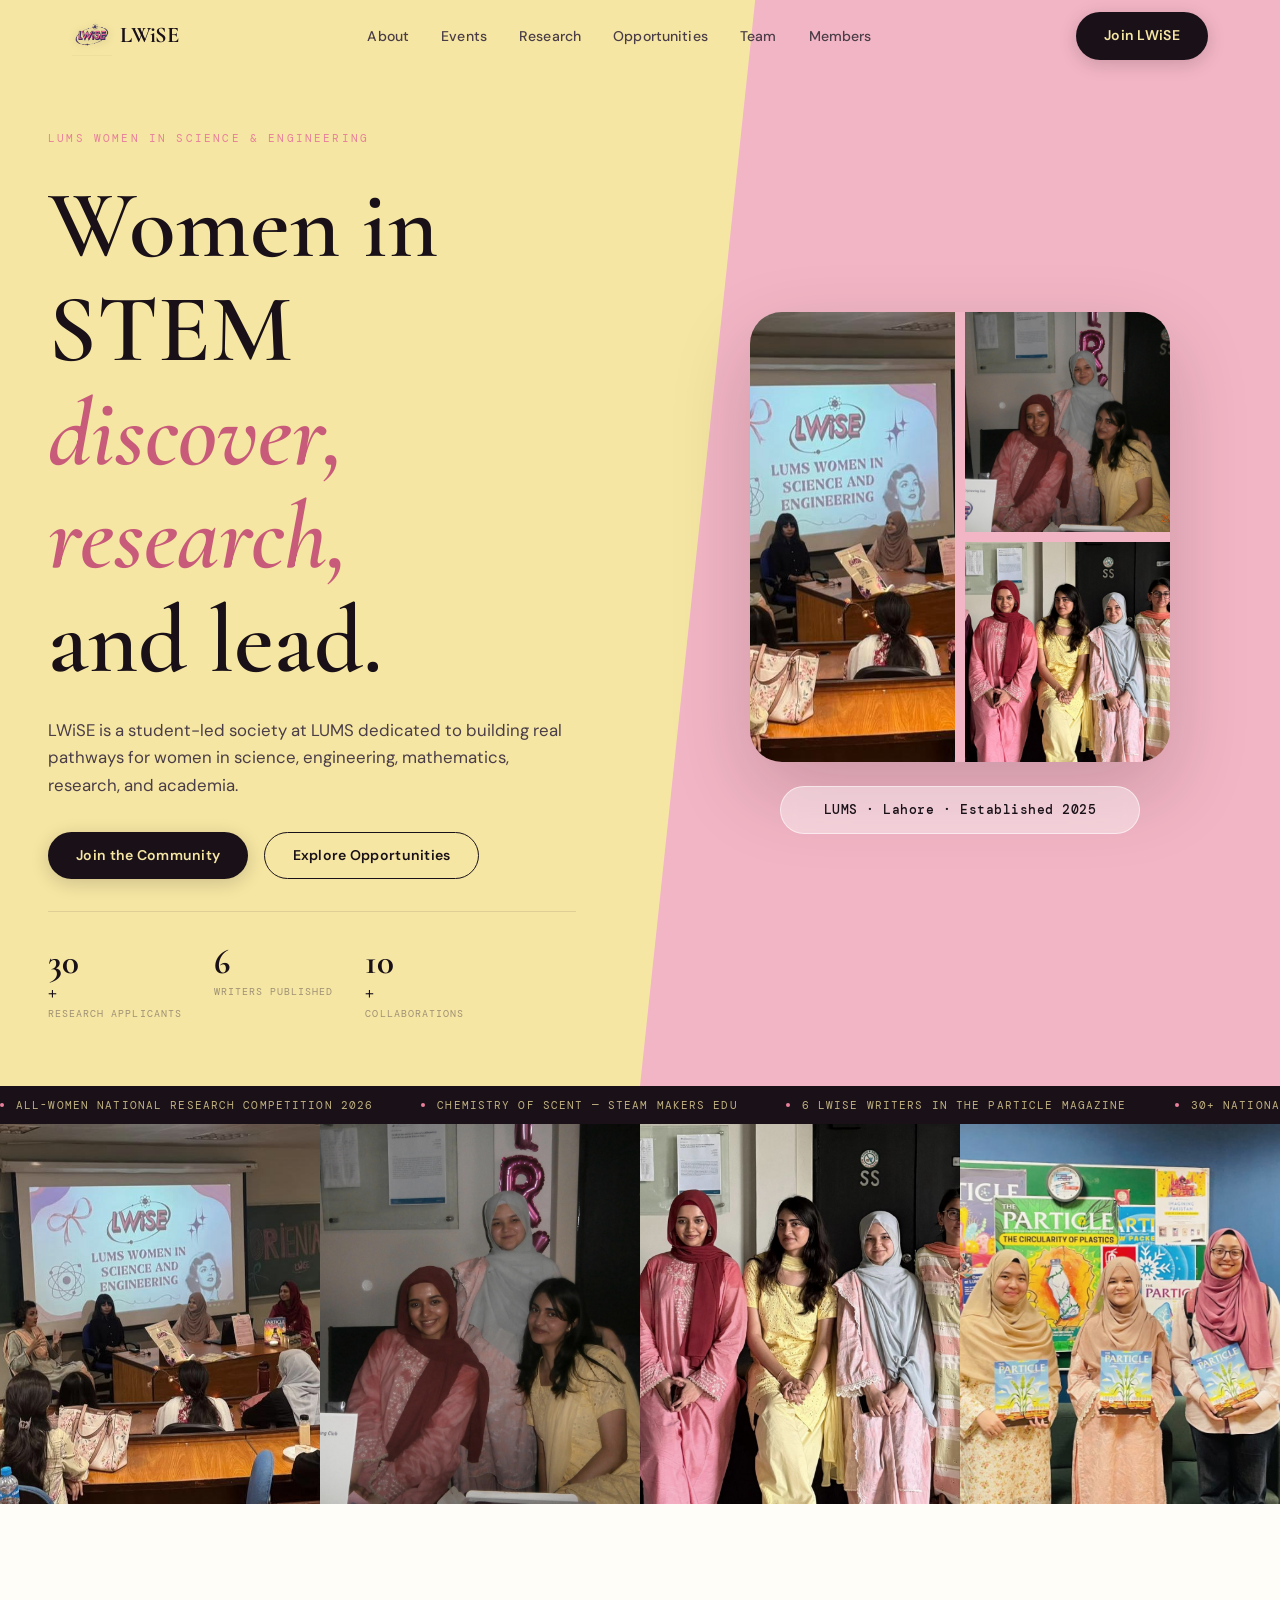
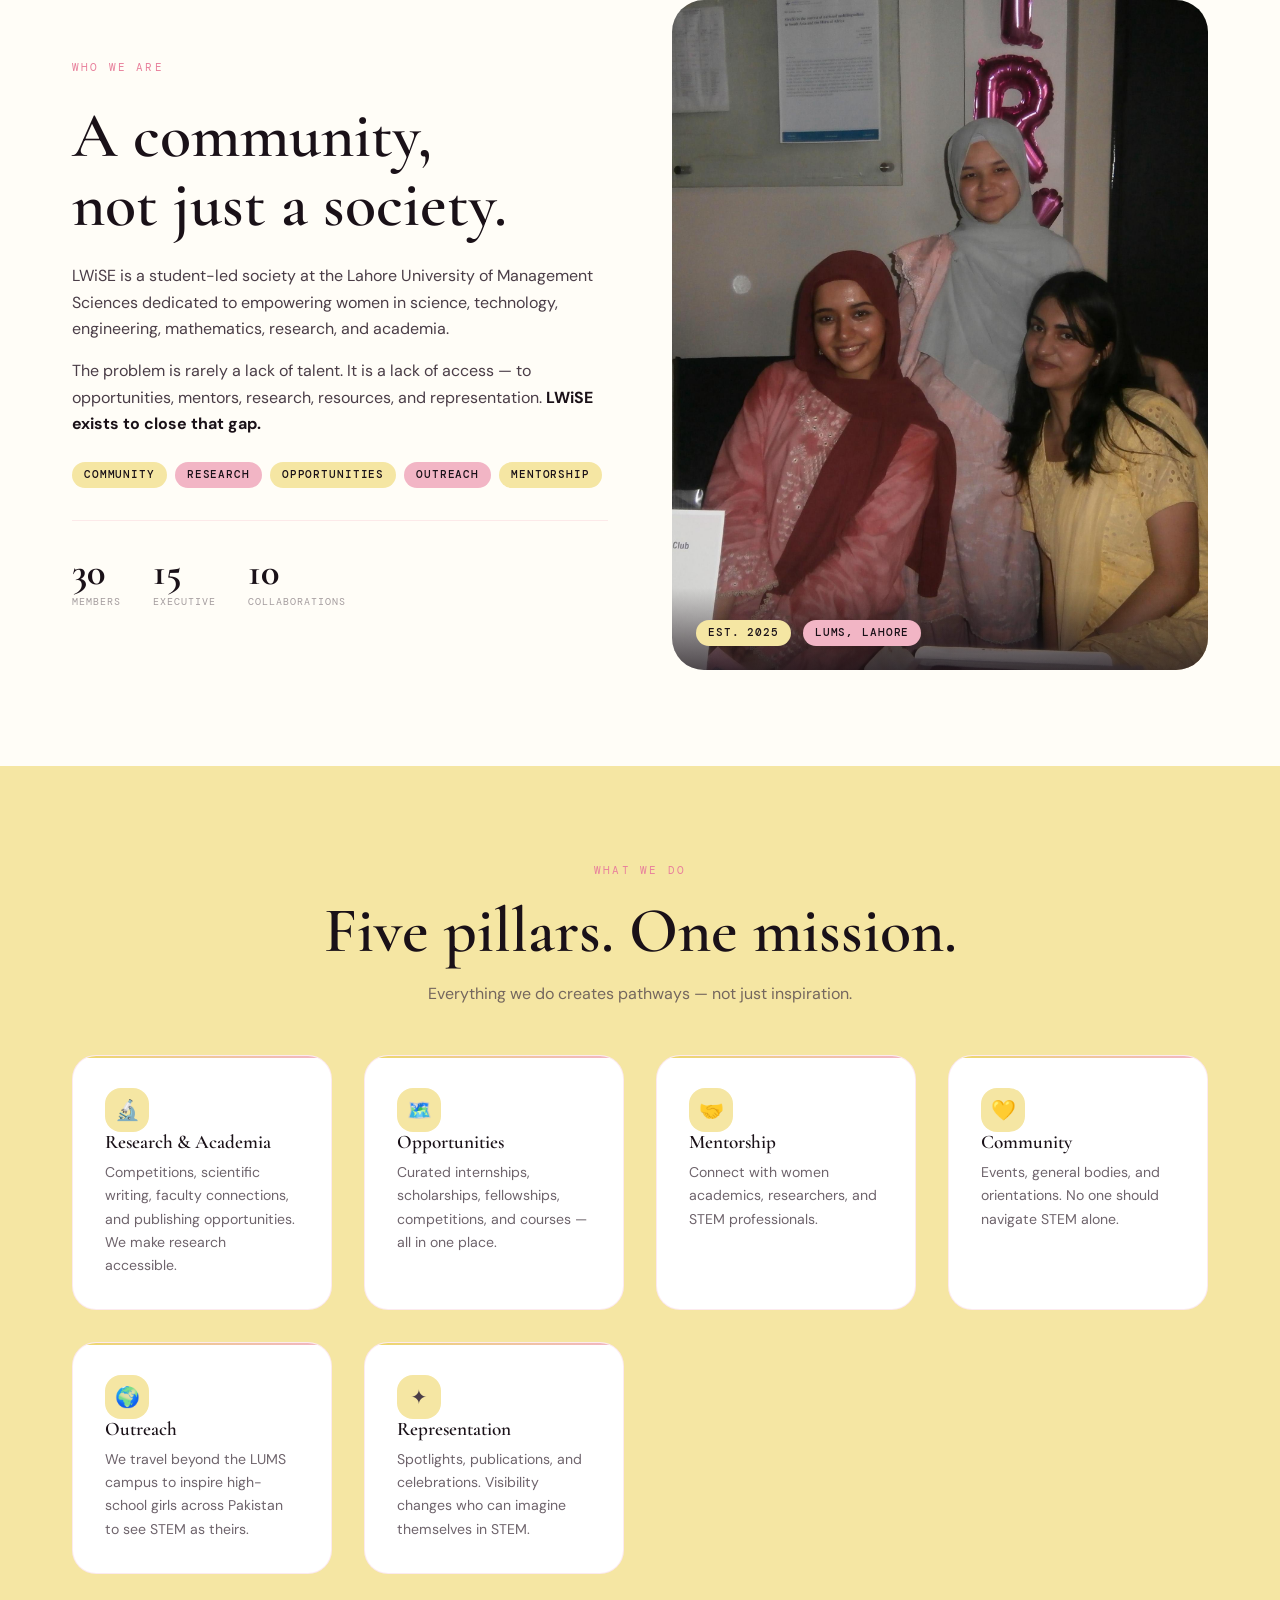
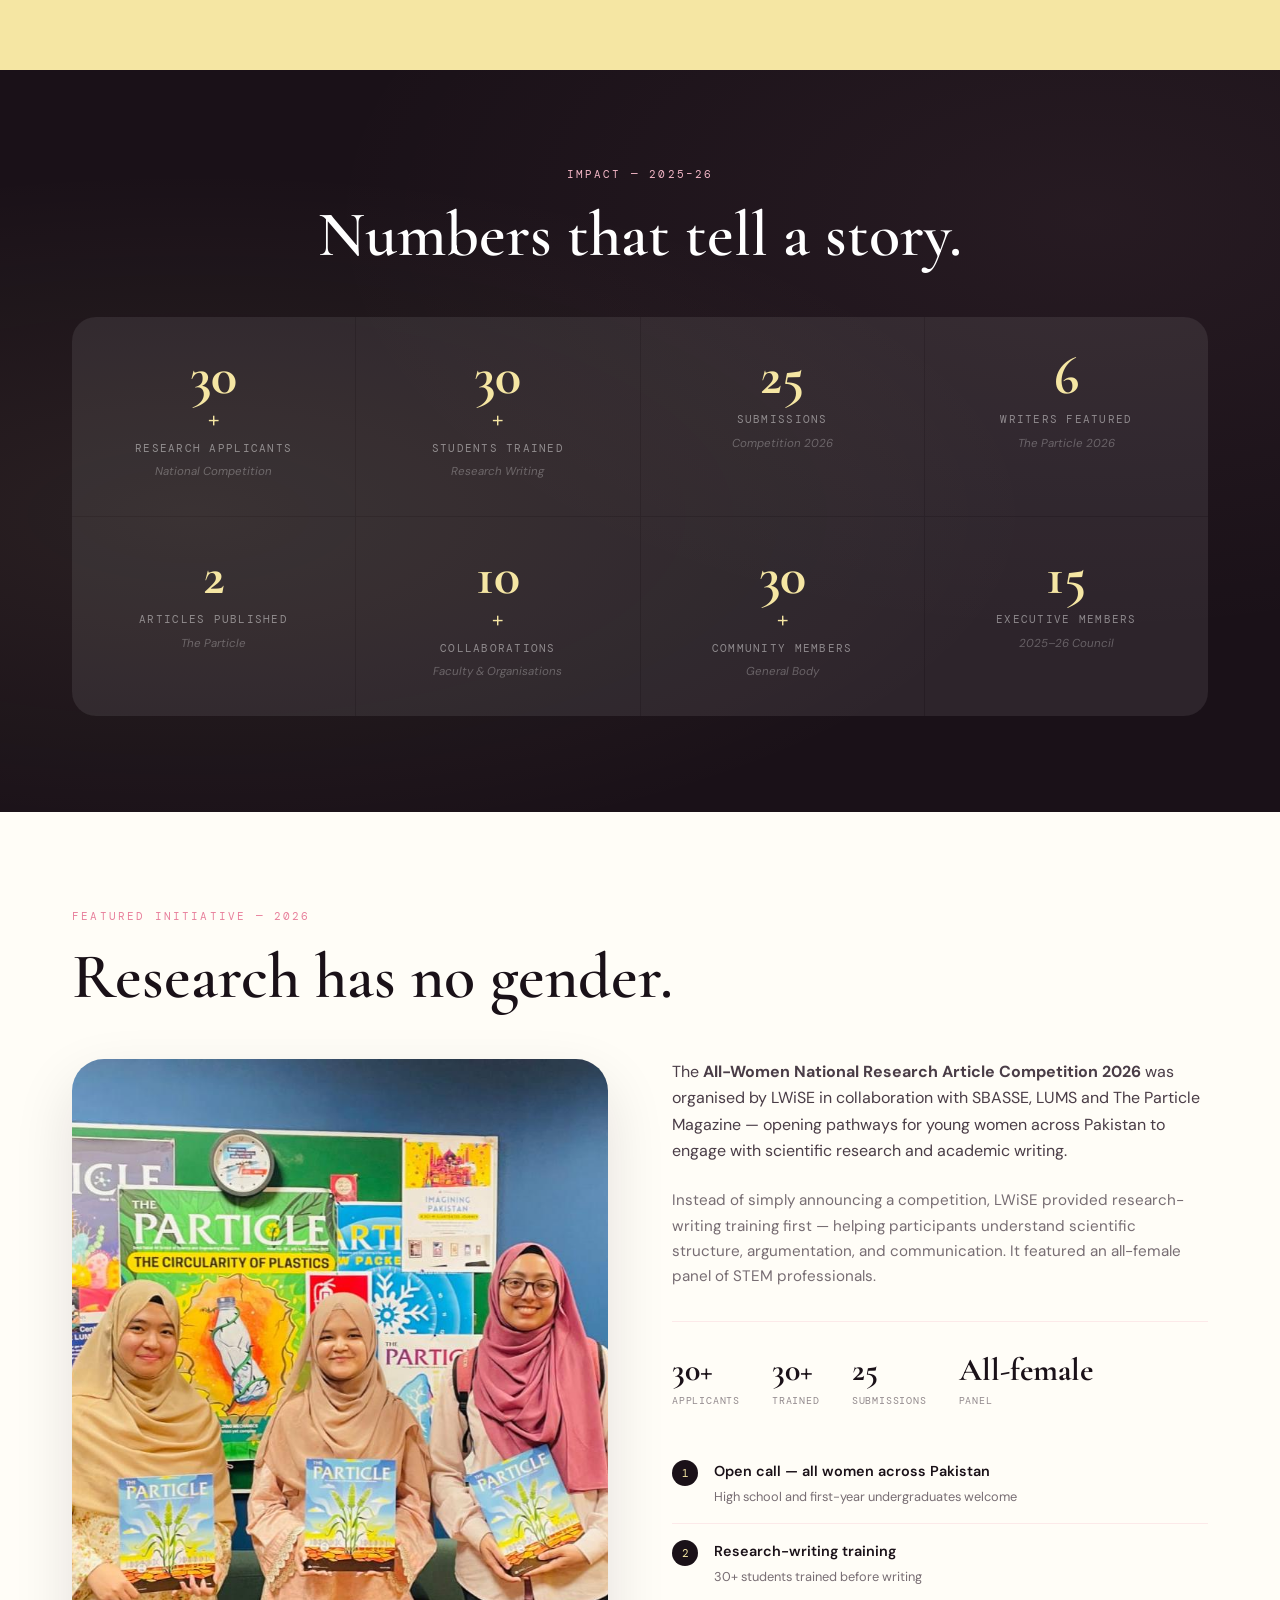
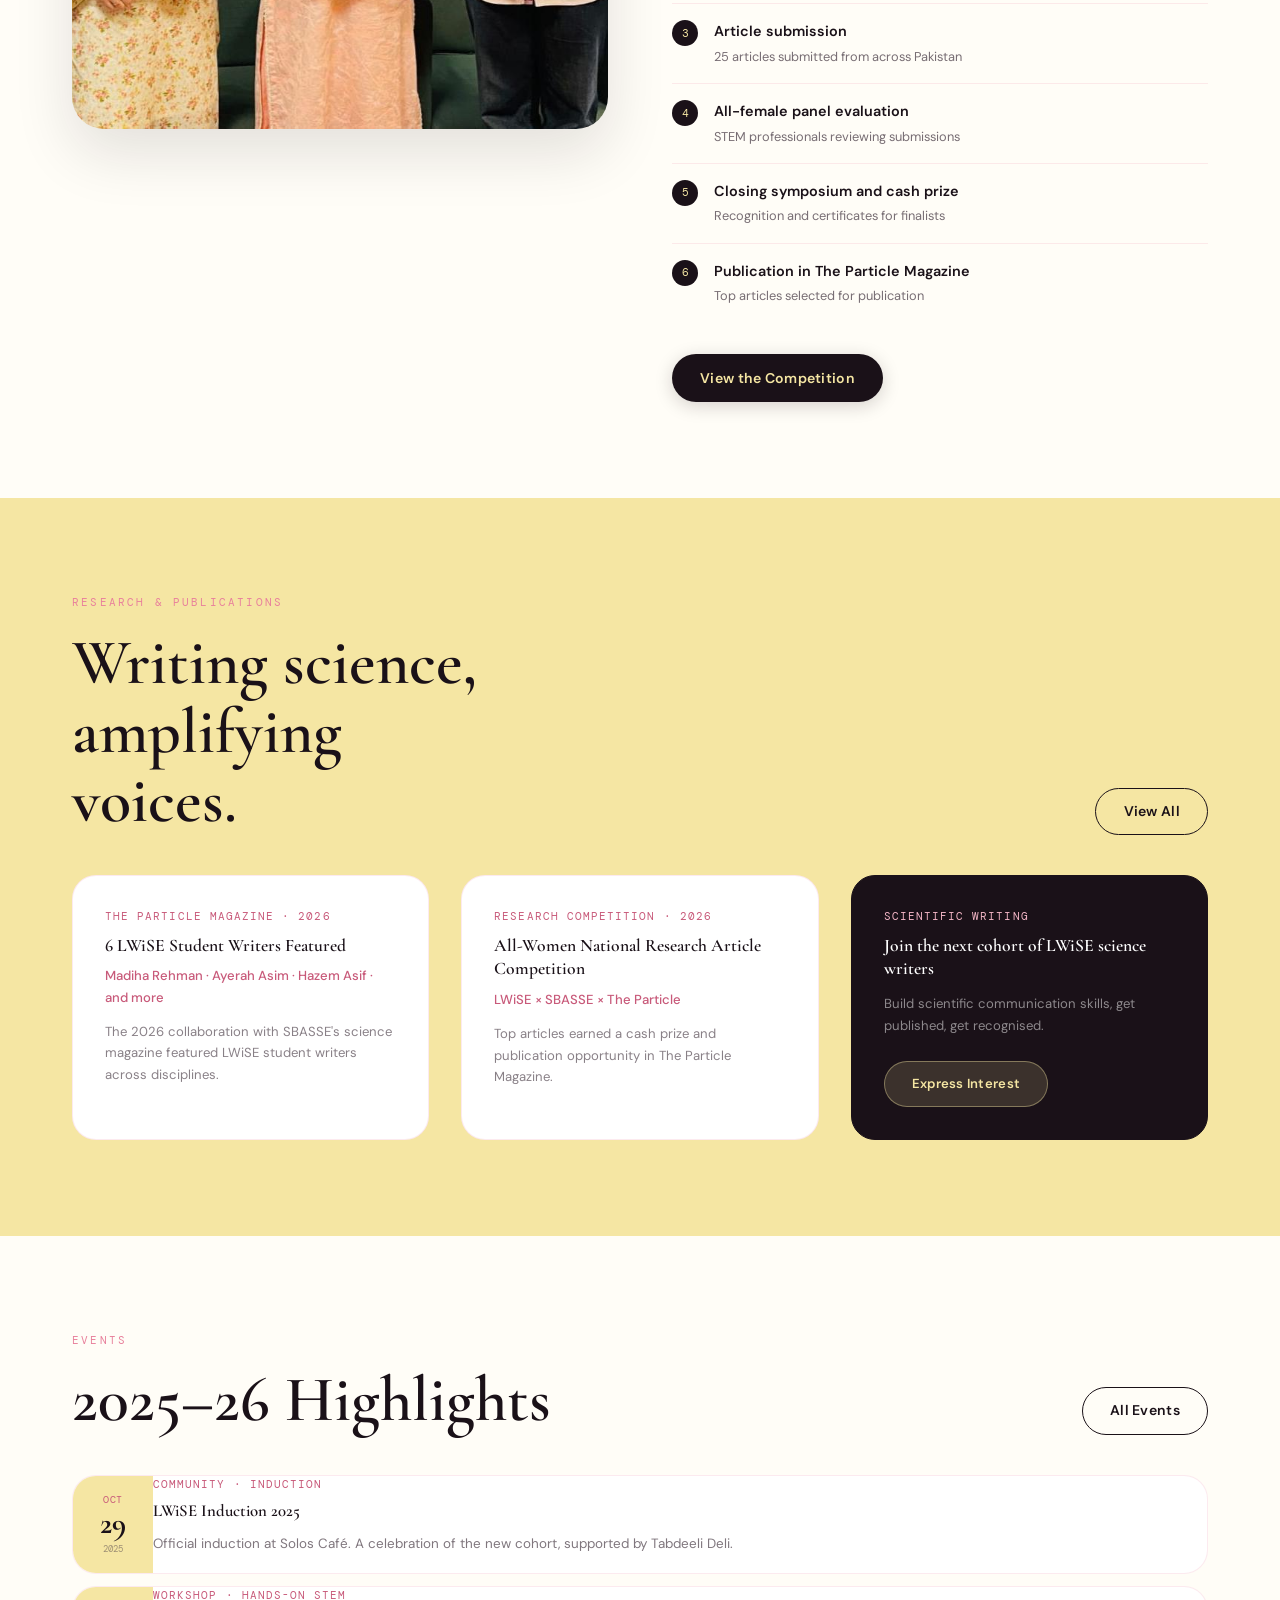
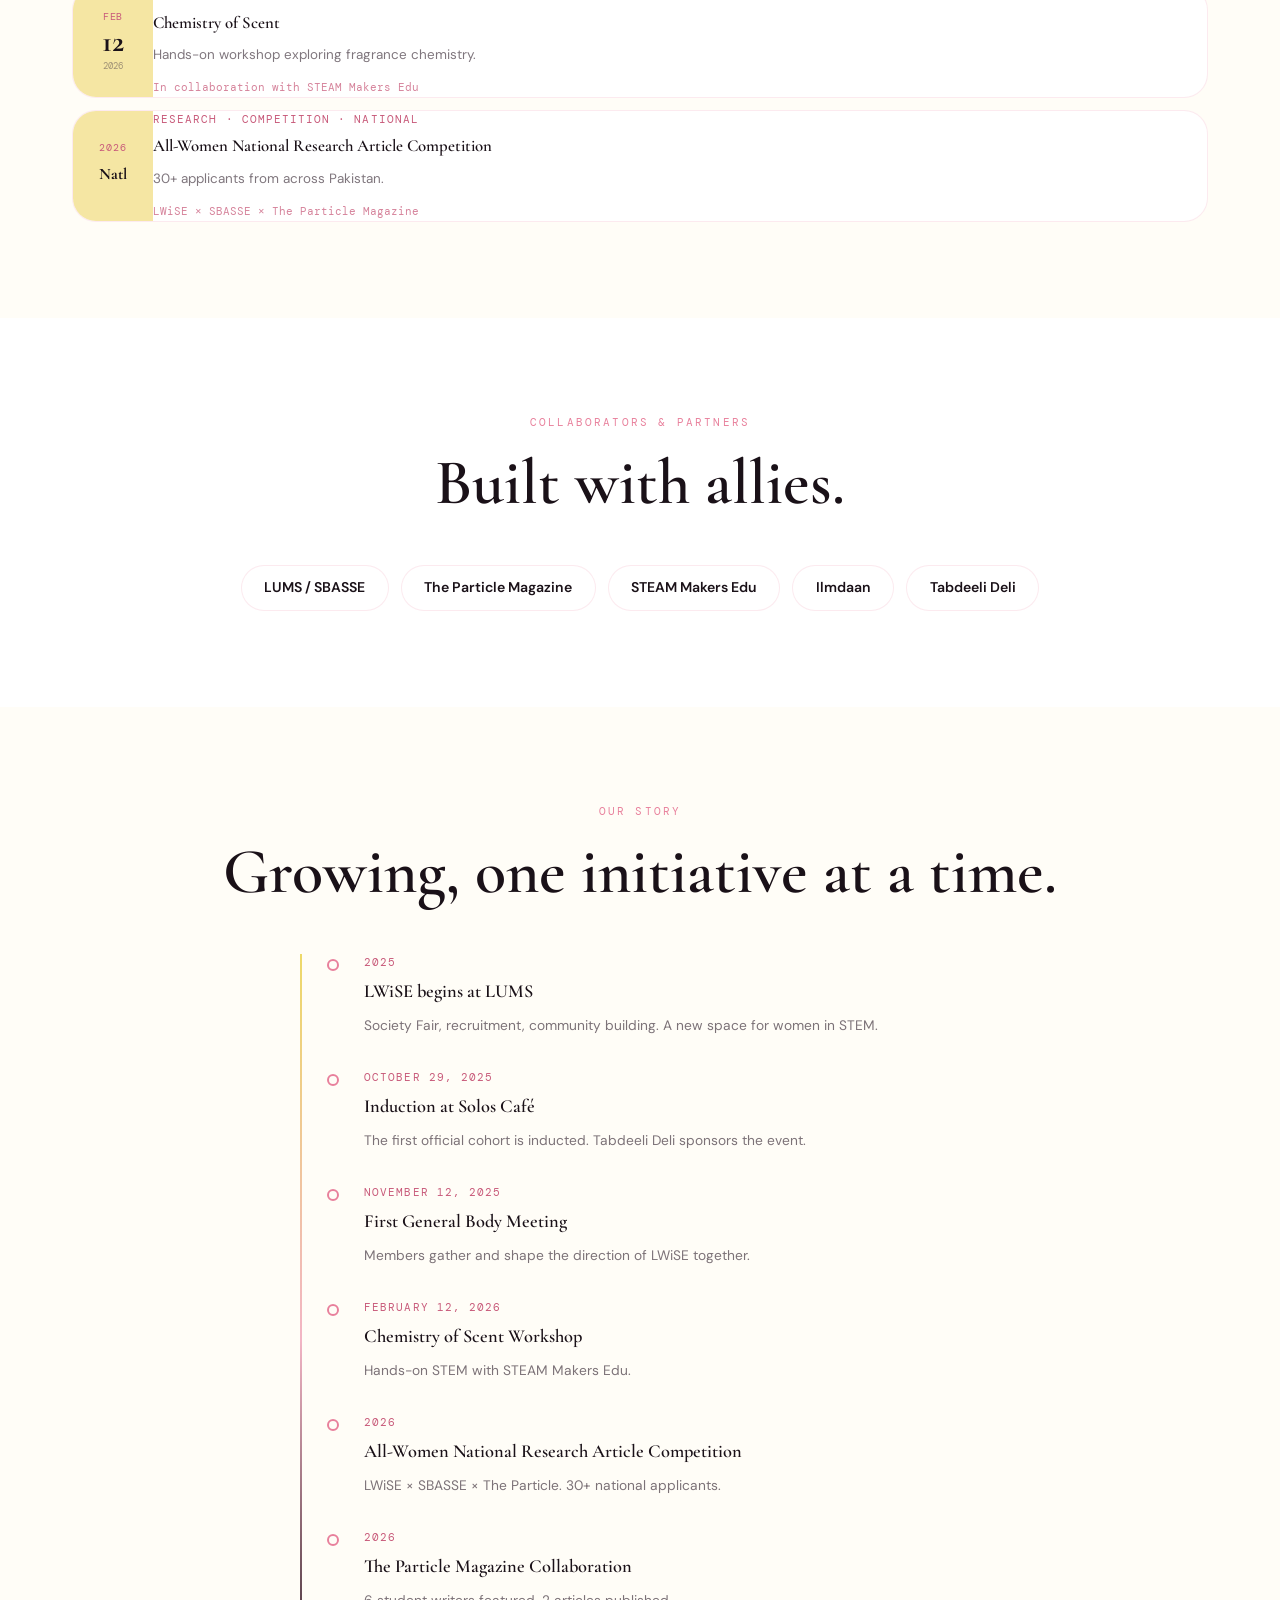
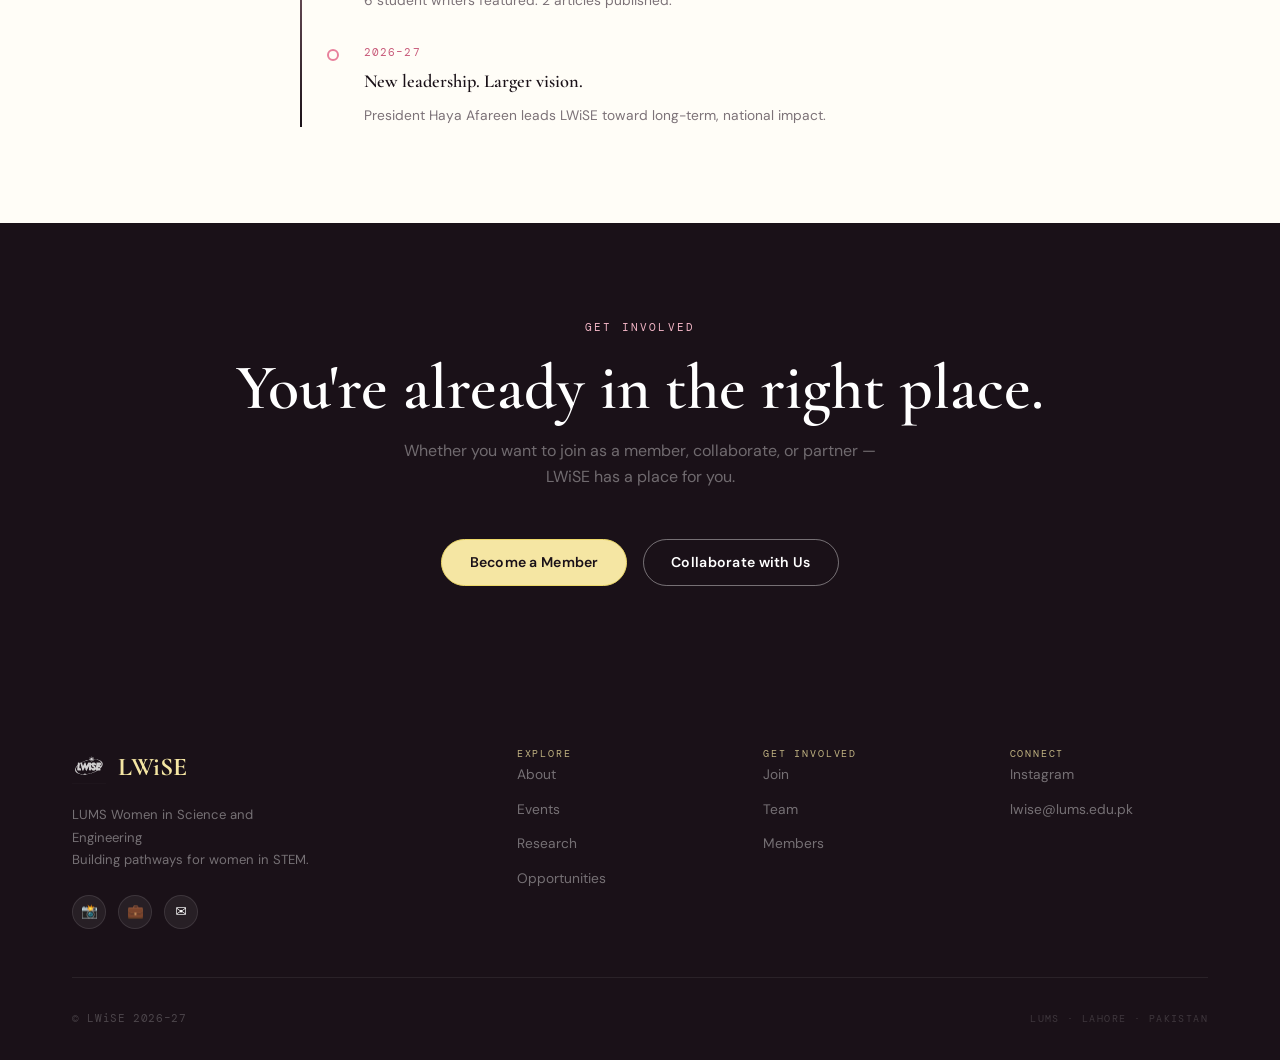
<file: index.html>
<!DOCTYPE html>
<html lang="en">
<head>
  <meta charset="UTF-8">
  <meta name="viewport" content="width=device-width, initial-scale=1.0">
  <meta name="description" content="LWiSE — LUMS Women in Science and Engineering. A student-led community creating pathways for women in STEM.">
  <title>LWiSE — LUMS Women in Science and Engineering</title>
  <link rel="stylesheet" href="css/style.css">
  <link rel="preconnect" href="https://fonts.googleapis.com">
  <link rel="icon" href="assets/images/lwise-logo.png">
</head>
<body>

<!-- NAV -->
<nav class="nav" id="Nav">
  <div class="nav__inner">
    <a href="index.html" class="nav__logo">
      <img src="assets/images/lwise-logo.png" alt="LWiSE Logo" class="nav__logo-img">
      <span class="nav__logo-text">LWiSE</span>
    </a>
    <ul class="nav__links">
      <li><a href="#about" class="nav__link">About</a></li>
      <li><a href="events.html" class="nav__link">Events</a></li>
      <li><a href="research.html" class="nav__link">Research</a></li>
      <li><a href="opportunities.html" class="nav__link">Opportunities</a></li>
      <li><a href="team.html" class="nav__link">Team</a></li>
      <li><a href="members.html" class="nav__link">Members</a></li>
    </ul>
    <div class="nav__cta-wrap">
      <a href="join.html" class="btn btn-ink">Join LWiSE</a>
    </div>
    <button class="nav__ham" id="NavHam" aria-label="Menu">
      <span></span><span></span><span></span>
    </button>
  </div>
</nav>
<div class="nav__mob" id="NavMob">
  <button class="nav__mob-close" id="NavClose">✕</button>
  <a href="#about" class="nav__link">About</a>
  <a href="events.html" class="nav__link">Events</a>
  <a href="research.html" class="nav__link">Research</a>
  <a href="opportunities.html" class="nav__link">Opportunities</a>
  <a href="team.html" class="nav__link">Team</a>
  <a href="members.html" class="nav__link">Members</a>
  <a href="join.html" class="btn btn-ink" style="margin-top:1rem;">Join LWiSE</a>
</div>

<!-- HERO -->
<section class="hero" id="home">
  <div class="hero__left">
    <div class="hero__label">
      <span class="label">LUMS Women in Science &amp; Engineering</span>
    </div>
    <h1 class="hero__title">
      Women in STEM<br>
      <em>discover, research,</em><br>
      and lead.
    </h1>
    <p class="hero__desc">
      LWiSE is a student-led society at LUMS dedicated to building real pathways for women in science, engineering, mathematics, research, and academia.
    </p>
    <div class="row" style="margin-bottom:var(--sp-8);">
      <a href="join.html" class="btn btn-ink">Join the Community</a>
      <a href="opportunities.html" class="btn btn-outline">Explore Opportunities</a>
    </div>
    <div class="hero__stats">
      <div>
        <span class="hero__stat-n counter" data-t="30">0</span><span class="hero__stat-n" style="font-size:1.4rem;">+</span>
        <span class="hero__stat-l">Research Applicants</span>
      </div>
      <div>
        <span class="hero__stat-n counter" data-t="6">0</span>
        <span class="hero__stat-l">Writers Published</span>
      </div>
      <div>
        <span class="hero__stat-n counter" data-t="10">0</span><span class="hero__stat-n" style="font-size:1.4rem;">+</span>
        <span class="hero__stat-l">Collaborations</span>
      </div>
    </div>
  </div>
  <div class="hero__right">
    <div class="hero__mosaic">
      <img src="assets/images/photo1.jpg" alt="LWiSE members" class="hero__mosaic-img">
      <img src="assets/images/photo2.jpg" alt="LWiSE event" class="hero__mosaic-img">
      <img src="assets/images/photo3.jpg" alt="LWiSE workshop" class="hero__mosaic-img">
    </div>
    <div class="hero__pill">LUMS · Lahore · Established 2025</div>
  </div>
</section>

<!-- TICKER -->
<div class="ticker">
  <div class="ticker__track" id="tickerTrack">
    <span class="ticker__item"><span class="ticker__gem"></span>All-Women National Research Competition 2026</span>
    <span class="ticker__item"><span class="ticker__gem"></span>Chemistry of Scent — STEAM Makers Edu</span>
    <span class="ticker__item"><span class="ticker__gem"></span>6 LWiSE Writers in The Particle Magazine</span>
    <span class="ticker__item"><span class="ticker__gem"></span>30+ National Research Applicants</span>
    <span class="ticker__item"><span class="ticker__gem"></span>LUMS × SBASSE × The Particle</span>
    <span class="ticker__item"><span class="ticker__gem"></span>Research · Community · Opportunities · Leadership</span>
    <span class="ticker__item"><span class="ticker__gem"></span>All-Women National Research Competition 2026</span>
    <span class="ticker__item"><span class="ticker__gem"></span>Chemistry of Scent — STEAM Makers Edu</span>
    <span class="ticker__item"><span class="ticker__gem"></span>6 LWiSE Writers in The Particle Magazine</span>
    <span class="ticker__item"><span class="ticker__gem"></span>30+ National Research Applicants</span>
    <span class="ticker__item"><span class="ticker__gem"></span>LUMS × SBASSE × The Particle</span>
    <span class="ticker__item"><span class="ticker__gem"></span>Research · Community · Opportunities · Leadership</span>
  </div>
</div>

<!-- PHOTO STRIP -->
<div class="photo-strip">
  <img src="assets/images/photo1.jpg" alt="LWiSE" class="photo-strip__img">
  <img src="assets/images/photo2.jpg" alt="LWiSE event" class="photo-strip__img">
  <img src="assets/images/photo3.jpg" alt="LWiSE workshop" class="photo-strip__img">
  <img src="assets/images/photo4.jpg" alt="LWiSE community" class="photo-strip__img">
</div>

<!-- ABOUT -->
<section class="sec sec--off" id="about">
  <div class="wrap">
    <div class="about-grid">
      <div class="about-left up">
        <span class="label" style="display:block;margin-bottom:1.5rem;">Who We Are</span>
        <h2>A community,<br>not just a society.</h2>
        <p style="margin-top:1.5rem;">LWiSE is a student-led society at the Lahore University of Management Sciences dedicated to empowering women in science, technology, engineering, mathematics, research, and academia.</p>
        <p style="margin-top:1rem;">The problem is rarely a lack of talent. It is a lack of access — to opportunities, mentors, research, resources, and representation. <strong style="color:var(--ink);">LWiSE exists to close that gap.</strong></p>
        <div class="row" style="margin-top:1.5rem;gap:0.5rem;flex-wrap:wrap;">
          <span class="chip chip-butter">Community</span>
          <span class="chip chip-pink">Research</span>
          <span class="chip chip-butter">Opportunities</span>
          <span class="chip chip-pink">Outreach</span>
          <span class="chip chip-butter">Mentorship</span>
        </div>
        <div class="about-num-row">
          <div class="about-num"><span class="n counter" data-t="30">0</span><span class="l">Members</span></div>
          <div class="about-num"><span class="n counter" data-t="15">0</span><span class="l">Executive</span></div>
          <div class="about-num"><span class="n counter" data-t="10">0</span><span class="l">Collaborations</span></div>
        </div>
      </div>
      <div class="about-photo-wrap up" style="transition-delay:0.1s;">
        <img src="assets/images/photo2.jpg" alt="LWiSE">
        <div class="about-photo-caption">
          <span class="chip chip-butter">Est. 2025</span>
          <span class="chip chip-pink">LUMS, Lahore</span>
        </div>
      </div>
    </div>
  </div>
</section>

<!-- WHAT WE DO -->
<section class="sec sec--butter">
  <div class="wrap">
    <div class="sec-hd sec-hd--center up">
      <span class="label" style="display:block;margin-bottom:1rem;">What We Do</span>
      <h2>Five pillars. One mission.</h2>
      <p>Everything we do creates pathways — not just inspiration.</p>
    </div>
    <div class="g3" style="margin-top:3rem;">
      <div class="pillar up">
        <div class="pillar__icon">🔬</div>
        <h4>Research &amp; Academia</h4>
        <p>Competitions, scientific writing, faculty connections, and publishing opportunities. We make research accessible.</p>
      </div>
      <div class="pillar up">
        <div class="pillar__icon">🗺️</div>
        <h4>Opportunities</h4>
        <p>Curated internships, scholarships, fellowships, competitions, and courses — all in one place.</p>
      </div>
      <div class="pillar up">
        <div class="pillar__icon">🤝</div>
        <h4>Mentorship</h4>
        <p>Connect with women academics, researchers, and STEM professionals.</p>
      </div>
      <div class="pillar up">
        <div class="pillar__icon">💛</div>
        <h4>Community</h4>
        <p>Events, general bodies, and orientations. No one should navigate STEM alone.</p>
      </div>
      <div class="pillar up">
        <div class="pillar__icon">🌍</div>
        <h4>Outreach</h4>
        <p>We travel beyond the LUMS campus to inspire high-school girls across Pakistan to see STEM as theirs.</p>
      </div>
      <div class="pillar up">
        <div class="pillar__icon">✦</div>
        <h4>Representation</h4>
        <p>Spotlights, publications, and celebrations. Visibility changes who can imagine themselves in STEM.</p>
      </div>
    </div>
  </div>
</section>

<!-- IMPACT -->
<section class="sec impact-bg" id="impact">
  <div class="wrap" style="position:relative;z-index:1;">
    <div class="sec-hd sec-hd--center up">
      <span class="label" style="display:block;margin-bottom:1rem;color:var(--pink);">Impact — 2025–26</span>
      <h2 style="color:var(--white);">Numbers that tell a story.</h2>
    </div>
    <div class="impact-grid up" style="margin-top:3rem;">
      <div class="impact-cell">
        <span class="big counter" data-t="30">0</span><span class="big" style="font-size:1.8rem;">+</span>
        <span class="lbl">Research Applicants</span>
        <span class="sub">National Competition</span>
      </div>
      <div class="impact-cell">
        <span class="big counter" data-t="30">0</span><span class="big" style="font-size:1.8rem;">+</span>
        <span class="lbl">Students Trained</span>
        <span class="sub">Research Writing</span>
      </div>
      <div class="impact-cell">
        <span class="big counter" data-t="25">0</span>
        <span class="lbl">Submissions</span>
        <span class="sub">Competition 2026</span>
      </div>
      <div class="impact-cell">
        <span class="big counter" data-t="6">0</span>
        <span class="lbl">Writers Featured</span>
        <span class="sub">The Particle 2026</span>
      </div>
      <div class="impact-cell">
        <span class="big counter" data-t="2">0</span>
        <span class="lbl">Articles Published</span>
        <span class="sub">The Particle</span>
      </div>
      <div class="impact-cell">
        <span class="big counter" data-t="10">0</span><span class="big" style="font-size:1.8rem;">+</span>
        <span class="lbl">Collaborations</span>
        <span class="sub">Faculty &amp; Organisations</span>
      </div>
      <div class="impact-cell">
        <span class="big counter" data-t="30">0</span><span class="big" style="font-size:1.8rem;">+</span>
        <span class="lbl">Community Members</span>
        <span class="sub">General Body</span>
      </div>
      <div class="impact-cell">
        <span class="big counter" data-t="15">0</span>
        <span class="lbl">Executive Members</span>
        <span class="sub">2025–26 Council</span>
      </div>
    </div>
  </div>
</section>

<!-- INITIATIVE FEATURE -->
<section class="sec sec--off" id="initiative">
  <div class="wrap">
    <div class="sec-hd up">
      <span class="label" style="display:block;margin-bottom:1rem;">Featured Initiative — 2026</span>
      <h2>Research has no gender.</h2>
    </div>
    <div class="init-wrap up">
      <div class="init-photo-col">
        <img src="assets/images/photo4.jpg" alt="LWiSE Research Competition">
      </div>
      <div class="init-body">
        <p style="font-size:1rem;margin-bottom:1.5rem;">The <strong>All-Women National Research Article Competition 2026</strong> was organised by LWiSE in collaboration with SBASSE, LUMS and The Particle Magazine — opening pathways for young women across Pakistan to engage with scientific research and academic writing.</p>
        <p style="font-size:0.95rem;opacity:0.75;margin-bottom:2rem;">Instead of simply announcing a competition, LWiSE provided research-writing training first — helping participants understand scientific structure, argumentation, and communication. It featured an all-female panel of STEM professionals.</p>

        <div class="init-stat-row">
          <div class="init-stat"><span class="n">30+</span><span class="l">Applicants</span></div>
          <div class="init-stat"><span class="n">30+</span><span class="l">Trained</span></div>
          <div class="init-stat"><span class="n">25</span><span class="l">Submissions</span></div>
          <div class="init-stat"><span class="n">All-female</span><span class="l">Panel</span></div>
        </div>

        <div style="margin-top:2rem;">
          <div class="init-step">
            <div class="init-step__num">1</div>
            <div><div class="init-step__title">Open call — all women across Pakistan</div><div class="init-step__desc">High school and first-year undergraduates welcome</div></div>
          </div>
          <div class="init-step">
            <div class="init-step__num">2</div>
            <div><div class="init-step__title">Research-writing training</div><div class="init-step__desc">30+ students trained before writing</div></div>
          </div>
          <div class="init-step">
            <div class="init-step__num">3</div>
            <div><div class="init-step__title">Article submission</div><div class="init-step__desc">25 articles submitted from across Pakistan</div></div>
          </div>
          <div class="init-step">
            <div class="init-step__num">4</div>
            <div><div class="init-step__title">All-female panel evaluation</div><div class="init-step__desc">STEM professionals reviewing submissions</div></div>
          </div>
          <div class="init-step">
            <div class="init-step__num">5</div>
            <div><div class="init-step__title">Closing symposium and cash prize</div><div class="init-step__desc">Recognition and certificates for finalists</div></div>
          </div>
          <div class="init-step">
            <div class="init-step__num">6</div>
            <div><div class="init-step__title">Publication in The Particle Magazine</div><div class="init-step__desc">Top articles selected for publication</div></div>
          </div>
        </div>
        <a href="research.html" class="btn btn-ink" style="margin-top:2rem;">View the Competition</a>
      </div>
    </div>
  </div>
</section>

<!-- PUBLICATIONS PREVIEW -->
<section class="sec sec--butter">
  <div class="wrap">
    <div class="sec-hd up" style="display:flex;justify-content:space-between;align-items:flex-end;flex-wrap:wrap;gap:1rem;margin-bottom:2.5rem;">
      <div>
        <span class="label" style="display:block;margin-bottom:1rem;">Research &amp; Publications</span>
        <h2 style="max-width:14ch;">Writing science, amplifying voices.</h2>
      </div>
      <a href="research.html" class="btn btn-outline">View All</a>
    </div>
    <div class="g3">
      <div class="pub-card up">
        <div class="pub-card__journal">The Particle Magazine · 2026</div>
        <div class="pub-card__title">6 LWiSE Student Writers Featured</div>
        <div class="pub-card__author">Madiha Rehman · Ayerah Asim · Hazem Asif · and more</div>
        <p style="font-size:0.82rem;opacity:0.65;margin-top:0.75rem;max-width:100%;">The 2026 collaboration with SBASSE's science magazine featured LWiSE student writers across disciplines.</p>
      </div>
      <div class="pub-card up">
        <div class="pub-card__journal">Research Competition · 2026</div>
        <div class="pub-card__title">All-Women National Research Article Competition</div>
        <div class="pub-card__author">LWiSE × SBASSE × The Particle</div>
        <p style="font-size:0.82rem;opacity:0.65;margin-top:0.75rem;max-width:100%;">Top articles earned a cash prize and publication opportunity in The Particle Magazine.</p>
      </div>
      <div class="pub-card up" style="background:var(--ink);border-color:var(--ink);">
        <div class="pub-card__journal" style="color:var(--pink);">Scientific Writing</div>
        <div class="pub-card__title" style="color:var(--white);">Join the next cohort of LWiSE science writers</div>
        <p style="font-size:0.82rem;color:rgba(255,255,255,0.5);max-width:100%;margin-top:0.75rem;">Build scientific communication skills, get published, get recognised.</p>
        <a href="join.html" class="btn btn-ghost-butter" style="margin-top:1.5rem;font-size:0.82rem;">Express Interest</a>
      </div>
    </div>
  </div>
</section>

<!-- EVENTS PREVIEW -->
<section class="sec sec--off">
  <div class="wrap">
    <div class="sec-hd up" style="display:flex;justify-content:space-between;align-items:flex-end;flex-wrap:wrap;gap:1rem;margin-bottom:2.5rem;">
      <div>
        <span class="label" style="display:block;margin-bottom:1rem;">Events</span>
        <h2>2025–26 Highlights</h2>
      </div>
      <a href="events.html" class="btn btn-outline">All Events</a>
    </div>
    <div style="display:flex;flex-direction:column;gap:0.75rem;">
      <div class="ev-card up">
        <div class="ev-card__date"><div class="ev-card__mo">Oct</div><div class="ev-card__dy">29</div><div class="ev-card__yr">2025</div></div>
        <div class="ev-card__body">
          <div class="ev-card__tag">Community · Induction</div>
          <div class="ev-card__title">LWiSE Induction 2025</div>
          <div class="ev-card__desc">Official induction at Solos Café. A celebration of the new cohort, supported by Tabdeeli Deli.</div>
        </div>
      </div>
      <div class="ev-card up">
        <div class="ev-card__date"><div class="ev-card__mo">Feb</div><div class="ev-card__dy">12</div><div class="ev-card__yr">2026</div></div>
        <div class="ev-card__body">
          <div class="ev-card__tag">Workshop · Hands-on STEM</div>
          <div class="ev-card__title">Chemistry of Scent</div>
          <div class="ev-card__desc">Hands-on workshop exploring fragrance chemistry.</div>
          <div class="ev-card__collab">In collaboration with STEAM Makers Edu</div>
        </div>
      </div>
      <div class="ev-card up">
        <div class="ev-card__date"><div class="ev-card__mo">2026</div><div class="ev-card__dy" style="font-size:1rem;line-height:2;">Natl</div><div class="ev-card__yr"></div></div>
        <div class="ev-card__body">
          <div class="ev-card__tag">Research · Competition · National</div>
          <div class="ev-card__title">All-Women National Research Article Competition</div>
          <div class="ev-card__desc">30+ applicants from across Pakistan.</div>
          <div class="ev-card__collab">LWiSE × SBASSE × The Particle Magazine</div>
        </div>
      </div>
    </div>
  </div>
</section>

<!-- PARTNERS -->
<section class="sec sec--white">
  <div class="wrap tc">
    <div class="sec-hd sec-hd--center up">
      <span class="label" style="display:block;margin-bottom:1rem;">Collaborators &amp; Partners</span>
      <h2>Built with allies.</h2>
    </div>
    <div class="partners-row up">
      <div class="partner-pill">LUMS / SBASSE</div>
      <div class="partner-pill">The Particle Magazine</div>
      <div class="partner-pill">STEAM Makers Edu</div>
      <div class="partner-pill">Ilmdaan</div>
      <div class="partner-pill">Tabdeeli Deli</div>
    </div>
  </div>
</section>

<!-- STORY TIMELINE -->
<section class="sec sec--off" id="story">
  <div class="wrap">
    <div class="sec-hd sec-hd--center up" style="margin-bottom:3rem;">
      <span class="label" style="display:block;margin-bottom:1rem;">Our Story</span>
      <h2>Growing, one initiative at a time.</h2>
    </div>
    <div class="timeline">
      <div class="tl-item up">
        <div class="tl-item__date">2025</div>
        <div class="tl-item__title">LWiSE begins at LUMS</div>
        <div class="tl-item__desc">Society Fair, recruitment, community building. A new space for women in STEM.</div>
      </div>
      <div class="tl-item up">
        <div class="tl-item__date">October 29, 2025</div>
        <div class="tl-item__title">Induction at Solos Café</div>
        <div class="tl-item__desc">The first official cohort is inducted. Tabdeeli Deli sponsors the event.</div>
      </div>
      <div class="tl-item up">
        <div class="tl-item__date">November 12, 2025</div>
        <div class="tl-item__title">First General Body Meeting</div>
        <div class="tl-item__desc">Members gather and shape the direction of LWiSE together.</div>
      </div>
      <div class="tl-item up">
        <div class="tl-item__date">February 12, 2026</div>
        <div class="tl-item__title">Chemistry of Scent Workshop</div>
        <div class="tl-item__desc">Hands-on STEM with STEAM Makers Edu.</div>
      </div>
      <div class="tl-item up">
        <div class="tl-item__date">2026</div>
        <div class="tl-item__title">All-Women National Research Article Competition</div>
        <div class="tl-item__desc">LWiSE × SBASSE × The Particle. 30+ national applicants.</div>
      </div>
      <div class="tl-item up">
        <div class="tl-item__date">2026</div>
        <div class="tl-item__title">The Particle Magazine Collaboration</div>
        <div class="tl-item__desc">6 student writers featured. 2 articles published.</div>
      </div>
      <div class="tl-item up">
        <div class="tl-item__date">2026–27</div>
        <div class="tl-item__title">New leadership. Larger vision.</div>
        <div class="tl-item__desc">President Haya Afareen leads LWiSE toward long-term, national impact.</div>
      </div>
    </div>
  </div>
</section>

<!-- JOIN CTA -->
<section class="sec sec--ink">
  <div class="wrap tc" style="position:relative;z-index:1;">
    <div class="sec-hd sec-hd--center up">
      <span class="label" style="display:block;margin-bottom:1rem;color:var(--pink);">Get Involved</span>
      <h2 style="color:var(--white);">You're already in the right place.</h2>
      <p style="color:rgba(255,255,255,0.5);margin:1rem auto 0;max-width:46ch;">Whether you want to join as a member, collaborate, or partner — LWiSE has a place for you.</p>
    </div>
    <div class="row" style="justify-content:center;margin-top:2.5rem;gap:1rem;">
      <a href="join.html" class="btn btn-butter">Become a Member</a>
      <a href="join.html#collaborate" class="btn btn-outline-light">Collaborate with Us</a>
    </div>
  </div>
</section>

<!-- FOOTER -->
<footer class="footer">
  <div class="wrap">
    <div class="footer-top">
      <div>
        <div class="footer-logo">
          <img src="assets/images/lwise-logo.png" alt="LWiSE" class="footer-logo-img">
          <span class="footer-logo-text">LWiSE</span>
        </div>
        <div class="footer-tagline">LUMS Women in Science and Engineering<br>Building pathways for women in STEM.</div>
        <div class="footer-socials">
          <a href="#" class="footer-soc" aria-label="Instagram">📸</a>
          <a href="#" class="footer-soc" aria-label="LinkedIn">💼</a>
          <a href="mailto:lwise@lums.edu.pk" class="footer-soc" aria-label="Email">✉️</a>
        </div>
      </div>
      <div>
        <div class="footer-col-hd">Explore</div>
        <a href="index.html#about" class="footer-link">About</a>
        <a href="events.html" class="footer-link">Events</a>
        <a href="research.html" class="footer-link">Research</a>
        <a href="opportunities.html" class="footer-link">Opportunities</a>
      </div>
      <div>
        <div class="footer-col-hd">Get Involved</div>
        <a href="join.html" class="footer-link">Join</a>
        <a href="team.html" class="footer-link">Team</a>
        <a href="members.html" class="footer-link">Members</a>
      </div>
      <div>
        <div class="footer-col-hd">Connect</div>
        <a href="#" class="footer-link">Instagram</a>
        <a href="mailto:lwise@lums.edu.pk" class="footer-link">lwise@lums.edu.pk</a>
      </div>
    </div>
    <div class="footer-bottom">
      <div class="footer-copy">© LWiSE 2026–27</div>
      <div class="footer-mantra">LUMS · LAHORE · PAKISTAN</div>
    </div>
  </div>
</footer>

<script src="js/main.js"></script>
</body>
</html>
</file>
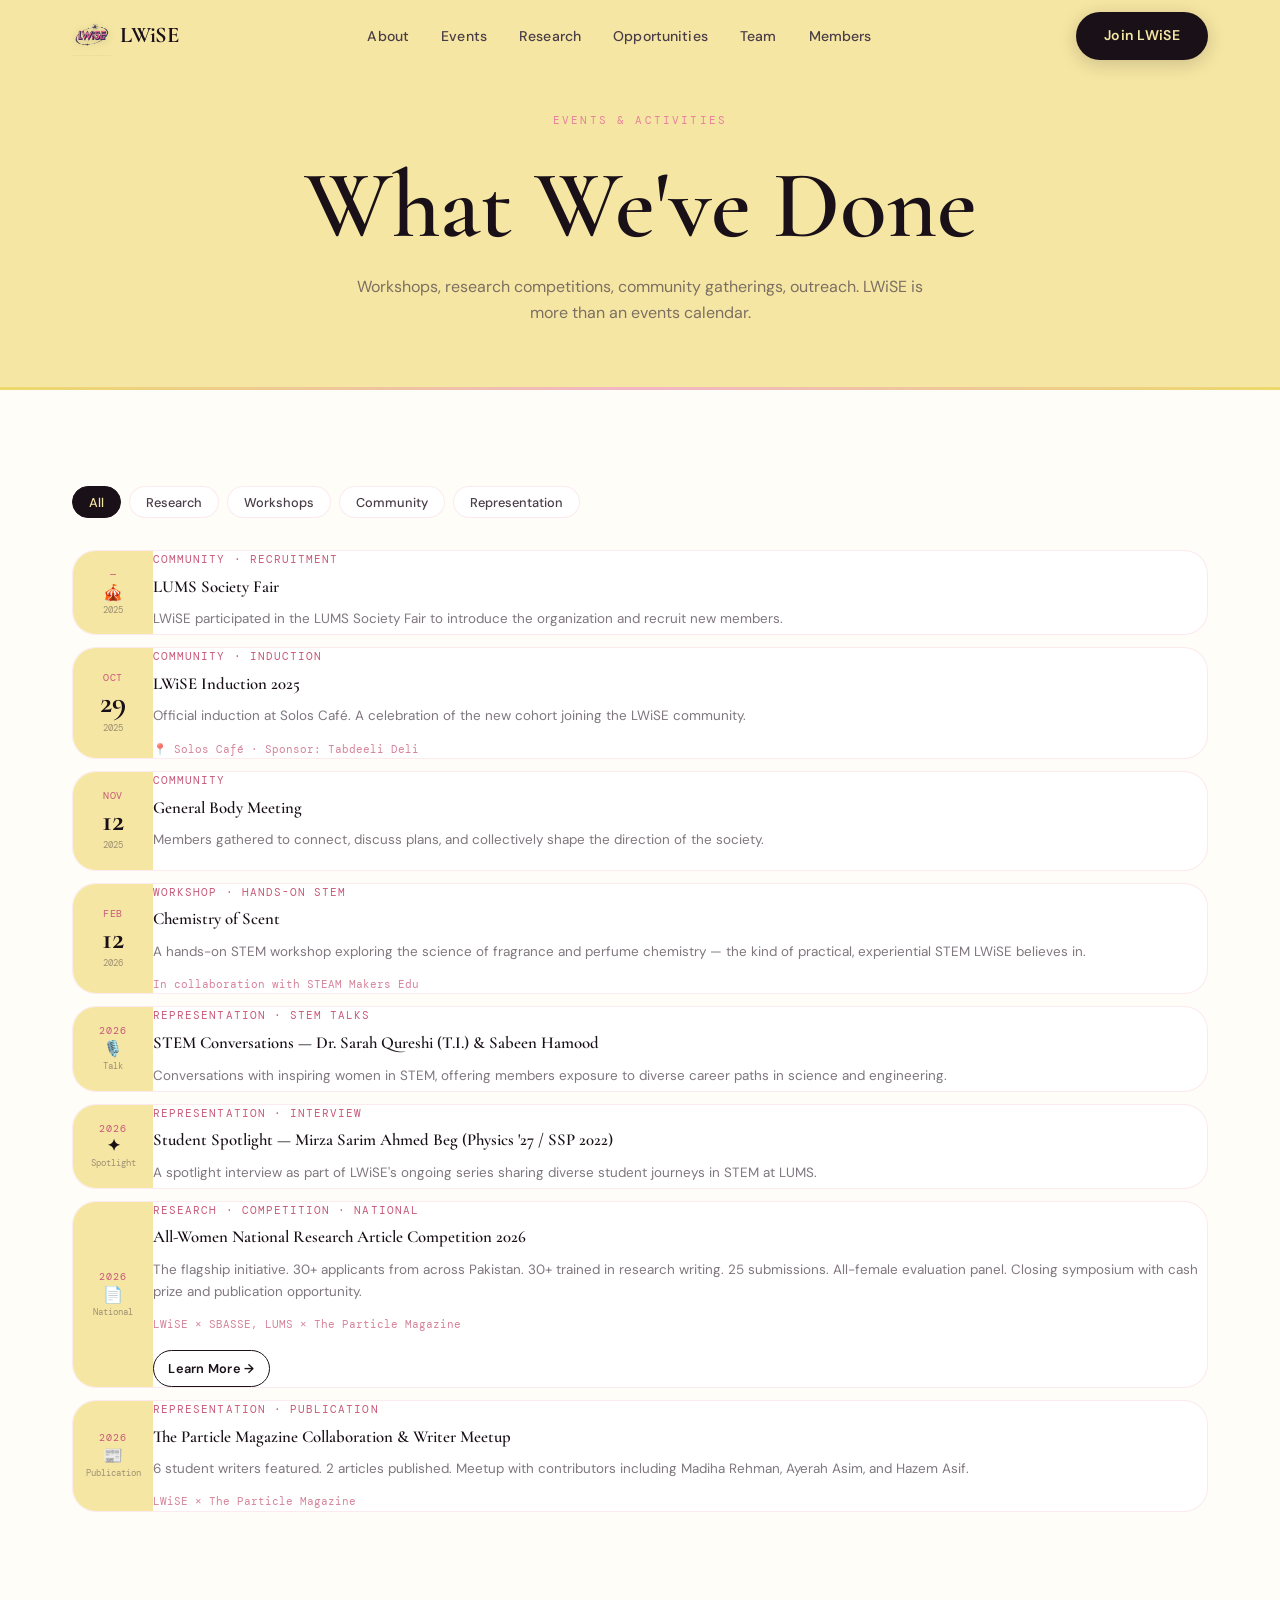
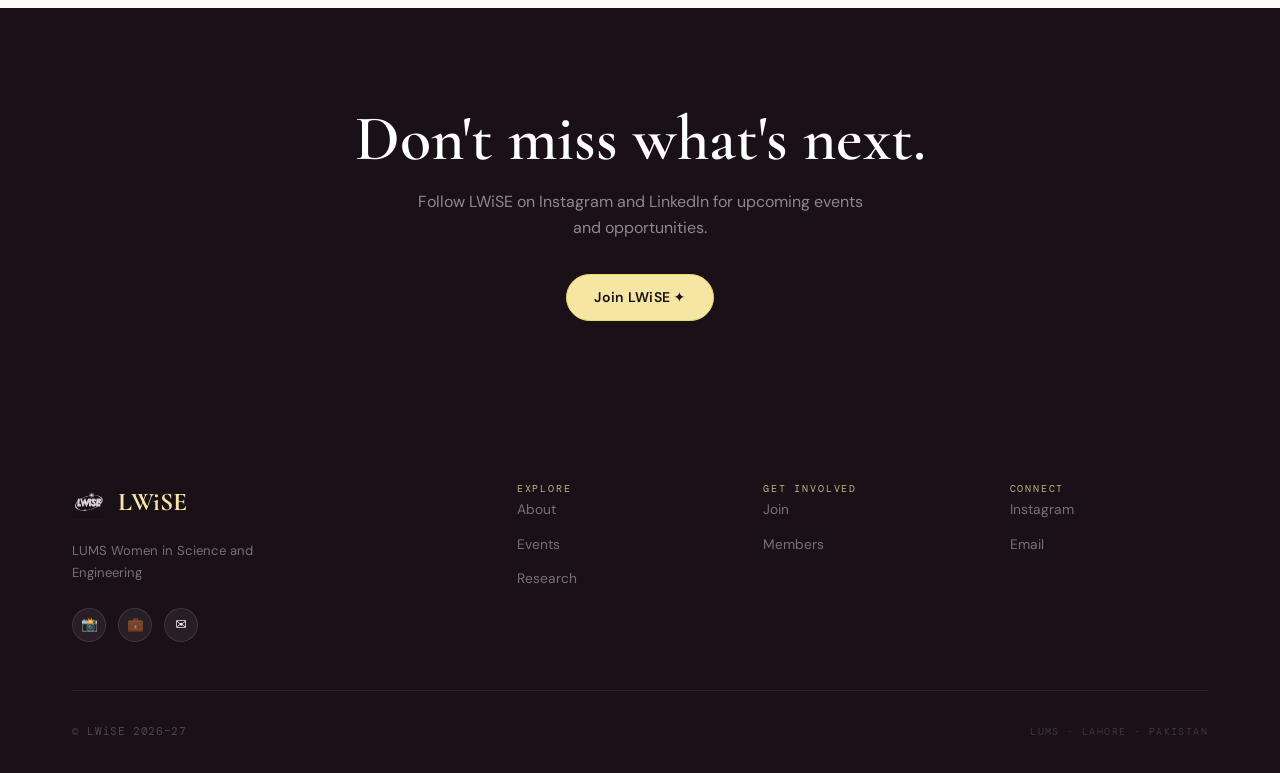
<file: events.html>
<!DOCTYPE html>
<html lang="en">
<head>
  <meta charset="UTF-8"><meta name="viewport" content="width=device-width, initial-scale=1.0">
  <title>Events — LWiSE</title>
  <link rel="stylesheet" href="css/style.css">
  <link rel="preconnect" href="https://fonts.googleapis.com">
  <link rel="icon" href="assets/images/lwise-logo.png">
</head>
<body>
<nav class="nav scrolled" id="Nav">
  <div class="nav__inner">
    <a href="index.html" class="nav__logo">
      <img src="assets/images/lwise-logo.png" alt="LWiSE" class="nav__logo-img">
      <span class="nav__logo-text">LWiSE</span>
    </a>
    <ul class="nav__links">
      <li><a href="index.html#about" class="nav__link">About</a></li>
      <li><a href="events.html" class="nav__link">Events</a></li>
      <li><a href="research.html" class="nav__link">Research</a></li>
      <li><a href="opportunities.html" class="nav__link">Opportunities</a></li>
      <li><a href="team.html" class="nav__link">Team</a></li>
      <li><a href="members.html" class="nav__link">Members</a></li>
    </ul>
    <div class="nav__cta-wrap"><a href="join.html" class="btn btn-ink">Join LWiSE</a></div>
    <button class="nav__ham" id="NavHam"><span></span><span></span><span></span></button>
  </div>
</nav>
<div class="nav__mob" id="NavMob">
  <button class="nav__mob-close" id="NavClose">✕</button>
  <a href="index.html#about" class="nav__link">About</a><a href="events.html" class="nav__link">Events</a>
  <a href="research.html" class="nav__link">Research</a><a href="opportunities.html" class="nav__link">Opportunities</a>
  <a href="team.html" class="nav__link">Team</a><a href="members.html" class="nav__link">Members</a>
</div>

<section class="page-hero">
  <div class="wrap">
    <span class="label" style="display:block;margin-bottom:1.5rem;">Events &amp; Activities</span>
    <h1>What We've Done</h1>
    <p style="max-width:52ch;">Workshops, research competitions, community gatherings, outreach. LWiSE is more than an events calendar.</p>
  </div>
</section>

<section class="sec sec--off">
  <div class="wrap">
    <div class="filters up">
      <button class="filter-pill on" data-filter="all">All</button>
      <button class="filter-pill" data-filter="Research">Research</button>
      <button class="filter-pill" data-filter="Workshop">Workshops</button>
      <button class="filter-pill" data-filter="Community">Community</button>
      <button class="filter-pill" data-filter="Representation">Representation</button>
    </div>
    <div style="display:flex;flex-direction:column;gap:0.75rem;">

      <div class="ev-card up" data-ev="Community">
        <div class="ev-card__date"><div class="ev-card__mo">—</div><div class="ev-card__dy" style="font-size:1rem;">🎪</div><div class="ev-card__yr">2025</div></div>
        <div class="ev-card__body">
          <div class="ev-card__tag">Community · Recruitment</div>
          <div class="ev-card__title">LUMS Society Fair</div>
          <div class="ev-card__desc">LWiSE participated in the LUMS Society Fair to introduce the organization and recruit new members.</div>
        </div>
      </div>

      <div class="ev-card up" data-ev="Community">
        <div class="ev-card__date"><div class="ev-card__mo">Oct</div><div class="ev-card__dy">29</div><div class="ev-card__yr">2025</div></div>
        <div class="ev-card__body">
          <div class="ev-card__tag">Community · Induction</div>
          <div class="ev-card__title">LWiSE Induction 2025</div>
          <div class="ev-card__desc">Official induction at Solos Café. A celebration of the new cohort joining the LWiSE community.</div>
          <div class="ev-card__collab">📍 Solos Café · Sponsor: Tabdeeli Deli</div>
        </div>
      </div>

      <div class="ev-card up" data-ev="Community">
        <div class="ev-card__date"><div class="ev-card__mo">Nov</div><div class="ev-card__dy">12</div><div class="ev-card__yr">2025</div></div>
        <div class="ev-card__body">
          <div class="ev-card__tag">Community</div>
          <div class="ev-card__title">General Body Meeting</div>
          <div class="ev-card__desc">Members gathered to connect, discuss plans, and collectively shape the direction of the society.</div>
        </div>
      </div>

      <div class="ev-card up" data-ev="Workshop">
        <div class="ev-card__date"><div class="ev-card__mo">Feb</div><div class="ev-card__dy">12</div><div class="ev-card__yr">2026</div></div>
        <div class="ev-card__body">
          <div class="ev-card__tag">Workshop · Hands-on STEM</div>
          <div class="ev-card__title">Chemistry of Scent</div>
          <div class="ev-card__desc">A hands-on STEM workshop exploring the science of fragrance and perfume chemistry — the kind of practical, experiential STEM LWiSE believes in.</div>
          <div class="ev-card__collab">In collaboration with STEAM Makers Edu</div>
        </div>
      </div>

      <div class="ev-card up" data-ev="Representation">
        <div class="ev-card__date"><div class="ev-card__mo">2026</div><div class="ev-card__dy" style="font-size:1rem;">🎙️</div><div class="ev-card__yr">Talk</div></div>
        <div class="ev-card__body">
          <div class="ev-card__tag">Representation · STEM Talks</div>
          <div class="ev-card__title">STEM Conversations — Dr. Sarah Qureshi (T.I.) &amp; Sabeen Hamood</div>
          <div class="ev-card__desc">Conversations with inspiring women in STEM, offering members exposure to diverse career paths in science and engineering.</div>
        </div>
      </div>

      <div class="ev-card up" data-ev="Representation">
        <div class="ev-card__date"><div class="ev-card__mo">2026</div><div class="ev-card__dy" style="font-size:1rem;">✦</div><div class="ev-card__yr">Spotlight</div></div>
        <div class="ev-card__body">
          <div class="ev-card__tag">Representation · Interview</div>
          <div class="ev-card__title">Student Spotlight — Mirza Sarim Ahmed Beg (Physics '27 / SSP 2022)</div>
          <div class="ev-card__desc">A spotlight interview as part of LWiSE's ongoing series sharing diverse student journeys in STEM at LUMS.</div>
        </div>
      </div>

      <div class="ev-card up" data-ev="Research">
        <div class="ev-card__date"><div class="ev-card__mo">2026</div><div class="ev-card__dy" style="font-size:1rem;">📄</div><div class="ev-card__yr">National</div></div>
        <div class="ev-card__body">
          <div class="ev-card__tag">Research · Competition · National</div>
          <div class="ev-card__title">All-Women National Research Article Competition 2026</div>
          <div class="ev-card__desc">The flagship initiative. 30+ applicants from across Pakistan. 30+ trained in research writing. 25 submissions. All-female evaluation panel. Closing symposium with cash prize and publication opportunity.</div>
          <div class="ev-card__collab">LWiSE × SBASSE, LUMS × The Particle Magazine</div>
          <a href="research.html" class="btn btn-outline" style="margin-top:1rem;font-size:0.8rem;padding:0.45rem 0.9rem;">Learn More →</a>
        </div>
      </div>

      <div class="ev-card up" data-ev="Representation">
        <div class="ev-card__date"><div class="ev-card__mo">2026</div><div class="ev-card__dy" style="font-size:1rem;">📰</div><div class="ev-card__yr">Publication</div></div>
        <div class="ev-card__body">
          <div class="ev-card__tag">Representation · Publication</div>
          <div class="ev-card__title">The Particle Magazine Collaboration &amp; Writer Meetup</div>
          <div class="ev-card__desc">6 student writers featured. 2 articles published. Meetup with contributors including Madiha Rehman, Ayerah Asim, and Hazem Asif.</div>
          <div class="ev-card__collab">LWiSE × The Particle Magazine</div>
        </div>
      </div>

    </div>
  </div>
</section>

<section class="sec sec--ink">
  <div class="wrap tc">
    <h2 style="color:var(--white);">Don't miss what's next.</h2>
    <p style="color:rgba(255,255,255,0.5);margin:1rem auto;max-width:42ch;">Follow LWiSE on Instagram and LinkedIn for upcoming events and opportunities.</p>
    <div class="row" style="justify-content:center;margin-top:2rem;">
      <a href="join.html" class="btn btn-butter">Join LWiSE ✦</a>
    </div>
  </div>
</section>

<footer class="footer">
  <div class="wrap">
    <div class="footer-top">
      <div><div class="footer-logo">
          <img src="assets/images/lwise-logo.png" alt="LWiSE" class="footer-logo-img">
          <span class="footer-logo-text">LWiSE</span>
        </div><div class="footer-tagline">LUMS Women in Science and Engineering</div><div class="footer-socials"><a href="#" class="footer-soc">📸</a><a href="#" class="footer-soc">💼</a><a href="mailto:lwise@lums.edu.pk" class="footer-soc">✉️</a></div></div>
      <div><div class="footer-col-hd">Explore</div><a href="index.html#about" class="footer-link">About</a><a href="events.html" class="footer-link">Events</a><a href="research.html" class="footer-link">Research</a></div>
      <div><div class="footer-col-hd">Get Involved</div><a href="join.html" class="footer-link">Join</a><a href="members.html" class="footer-link">Members</a></div>
      <div><div class="footer-col-hd">Connect</div><a href="#" class="footer-link">Instagram</a><a href="mailto:lwise@lums.edu.pk" class="footer-link">Email</a></div>
    </div>
    <div class="footer-bottom"><div class="footer-copy">© LWiSE 2026–27</div><div class="footer-mantra">LUMS · LAHORE · PAKISTAN</div></div>
  </div>
</footer>
<script src="js/main.js"></script>
<script>document.addEventListener('DOMContentLoaded',()=>initFilter('.filter-pill','data-ev'));</script>
</body>
</html>
</file>
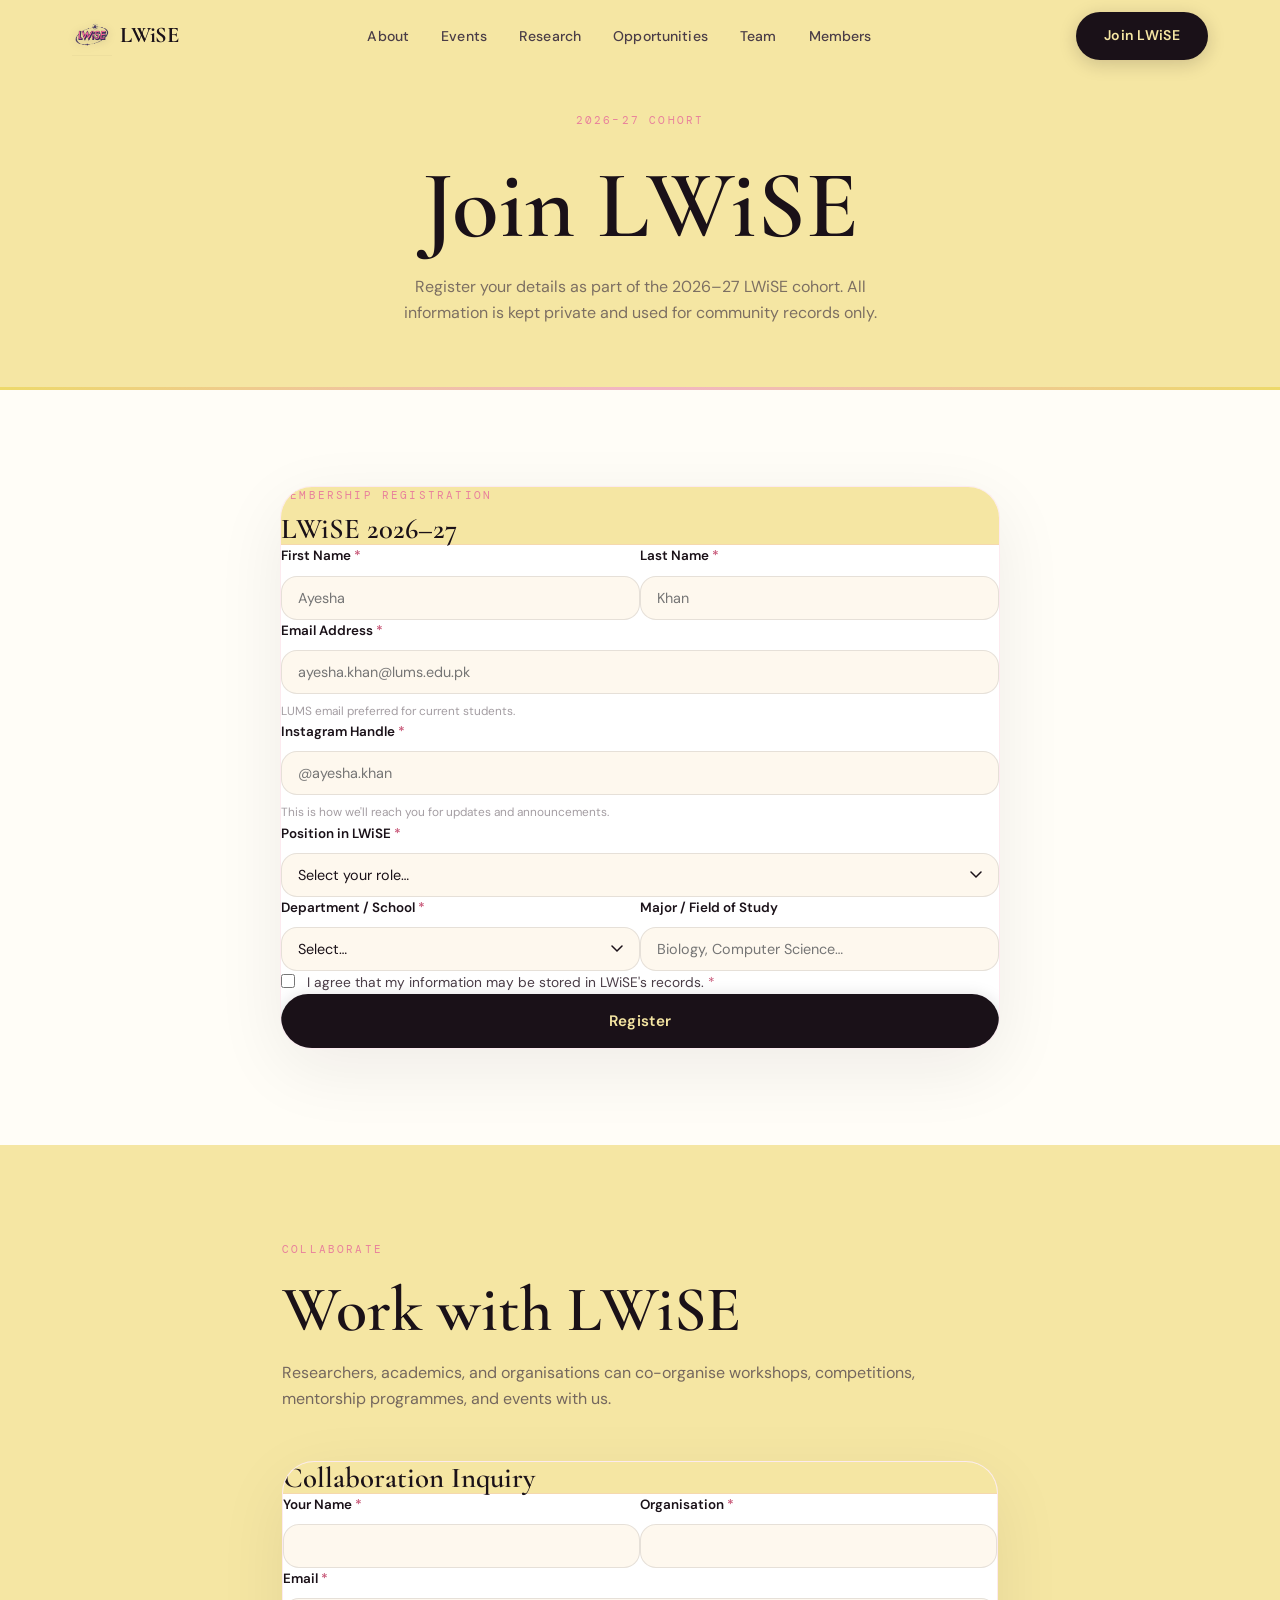
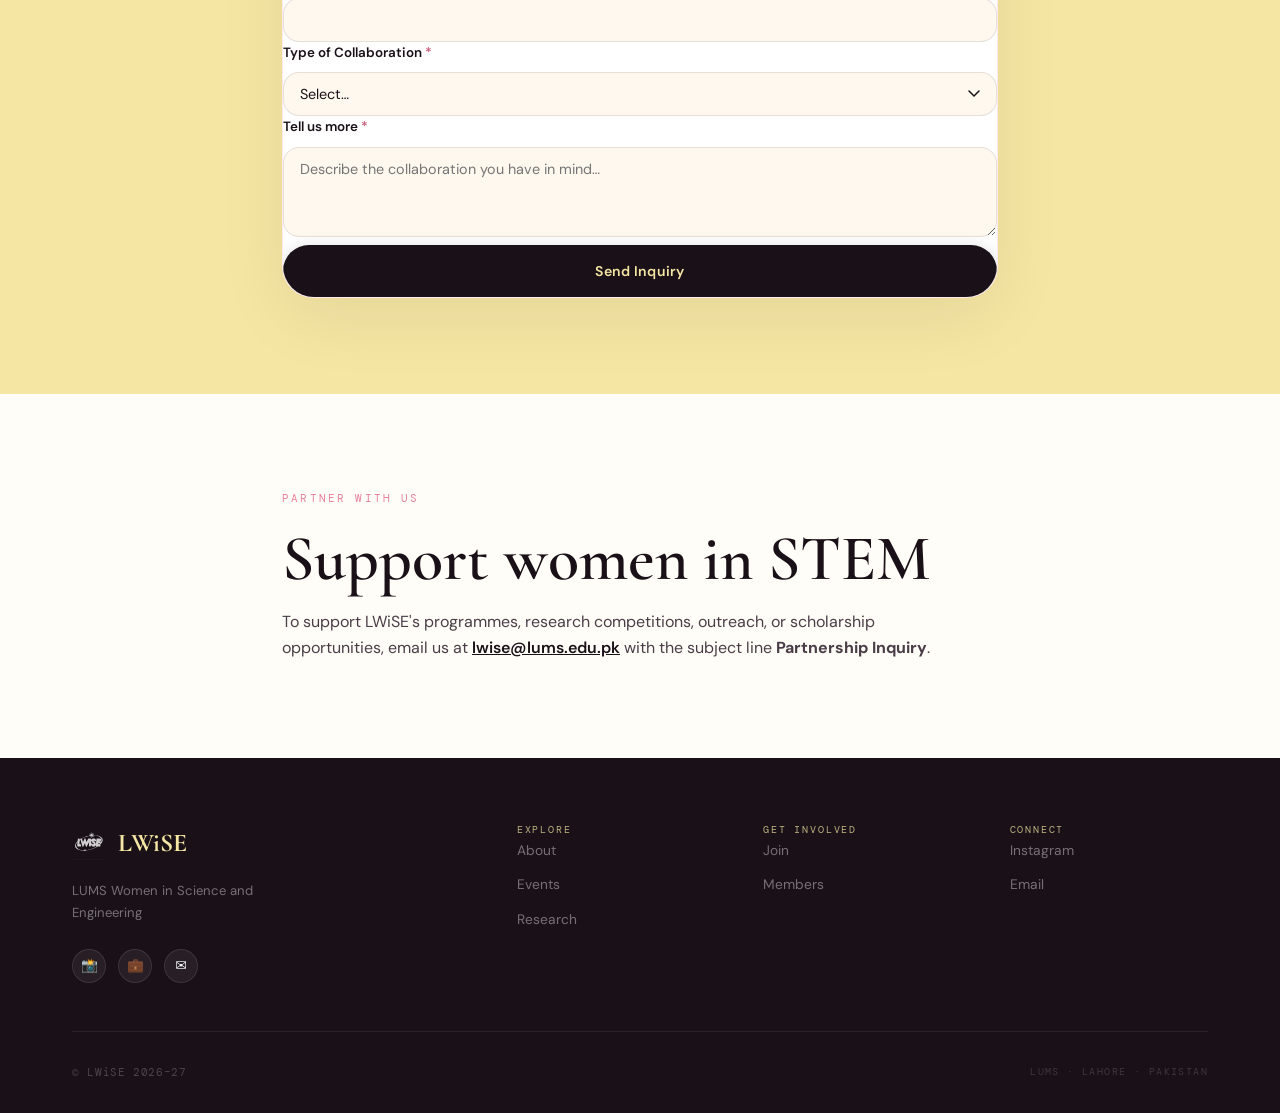
<file: join.html>
<!DOCTYPE html>
<html lang="en">
<head>
  <meta charset="UTF-8"><meta name="viewport" content="width=device-width, initial-scale=1.0">
  <title>Join LWiSE</title>
  <link rel="stylesheet" href="css/style.css">
  <link rel="preconnect" href="https://fonts.googleapis.com">
  <link rel="icon" href="assets/images/lwise-logo.png">
</head>
<body>
<nav class="nav scrolled" id="Nav">
  <div class="nav__inner">
    <a href="index.html" class="nav__logo">
      <img src="assets/images/lwise-logo.png" alt="LWiSE" class="nav__logo-img">
      <span class="nav__logo-text">LWiSE</span>
    </a>
    <ul class="nav__links">
      <li><a href="index.html#about" class="nav__link">About</a></li>
      <li><a href="events.html" class="nav__link">Events</a></li>
      <li><a href="research.html" class="nav__link">Research</a></li>
      <li><a href="opportunities.html" class="nav__link">Opportunities</a></li>
      <li><a href="team.html" class="nav__link">Team</a></li>
      <li><a href="members.html" class="nav__link">Members</a></li>
    </ul>
    <div class="nav__cta-wrap"><a href="join.html" class="btn btn-ink">Join LWiSE</a></div>
    <button class="nav__ham" id="NavHam"><span></span><span></span><span></span></button>
  </div>
</nav>
<div class="nav__mob" id="NavMob">
  <button class="nav__mob-close" id="NavClose">✕</button>
  <a href="index.html#about" class="nav__link">About</a>
  <a href="events.html" class="nav__link">Events</a>
  <a href="research.html" class="nav__link">Research</a>
  <a href="opportunities.html" class="nav__link">Opportunities</a>
  <a href="team.html" class="nav__link">Team</a>
  <a href="members.html" class="nav__link">Members</a>
</div>

<section class="page-hero">
  <div class="wrap">
    <span class="label" style="display:block;margin-bottom:1.5rem;">2026–27 Cohort</span>
    <h1>Join LWiSE</h1>
    <p style="max-width:46ch;">Register your details as part of the 2026–27 LWiSE cohort. All information is kept private and used for community records only.</p>
  </div>
</section>

<!-- MEMBERSHIP FORM -->
<section class="sec sec--off" id="member-form">
  <div class="wrap">
    <div class="form-wrap up">
      <div class="form-head">
        <span class="label" style="display:block;margin-bottom:0.5rem;color:var(--pink-mid);">Membership Registration</span>
        <h3>LWiSE 2026–27</h3>
      </div>
      <div class="form-body">
        <form id="memberForm" novalidate>

          <div class="f-grid2">
            <div class="f-group">
              <label class="f-label" for="fFirst">First Name <span>*</span></label>
              <input class="f-input" type="text" id="fFirst" name="firstName" placeholder="Ayesha" required>
            </div>
            <div class="f-group">
              <label class="f-label" for="fLast">Last Name <span>*</span></label>
              <input class="f-input" type="text" id="fLast" name="lastName" placeholder="Khan" required>
            </div>
          </div>

          <div class="f-group">
            <label class="f-label" for="fEmail">Email Address <span>*</span></label>
            <input class="f-input" type="email" id="fEmail" name="email" placeholder="ayesha.khan@lums.edu.pk" required>
            <div class="f-hint">LUMS email preferred for current students.</div>
          </div>

          <div class="f-group">
            <label class="f-label" for="fInstagram">Instagram Handle <span>*</span></label>
            <input class="f-input" type="text" id="fInstagram" name="instagram" placeholder="@ayesha.khan" required>
            <div class="f-hint">This is how we'll reach you for updates and announcements.</div>
          </div>

          <div class="f-group">
            <label class="f-label" for="fPosition">Position in LWiSE <span>*</span></label>
            <select class="f-select" id="fPosition" name="position" required>
              <option value="" disabled selected>Select your role…</option>
              <option value="President">President</option>
              <option value="Vice President">Vice President</option>
              <option value="General Secretary">General Secretary</option>
              <option value="Treasurer">Treasurer</option>
              <option value="Director — Research &amp; Affiliations">Director — Research &amp; Affiliations</option>
              <option value="Director — Marketing &amp; Outreach">Director — Marketing &amp; Outreach</option>
              <option value="Director — Media &amp; Promotions">Director — Media &amp; Promotions</option>
              <option value="Director — Design">Director — Design</option>
              <option value="Director — Logistics &amp; HR">Director — Logistics &amp; HR</option>
              <option value="Executive Member">Executive Member</option>
              <option value="General Member">General Member</option>
            </select>
          </div>

          <div class="f-grid2">
            <div class="f-group">
              <label class="f-label" for="fDept">Department / School <span>*</span></label>
              <select class="f-select" id="fDept" name="department" required>
                <option value="" disabled selected>Select…</option>
                <option value="SBASSE">SBASSE — Science &amp; Engineering</option>
                <option value="SDSB">SDSB — Business</option>
                <option value="SAHSOL">SAHSOL — Humanities &amp; Social Sciences</option>
                <option value="SOE">SOE — Education</option>
                <option value="Other Department">Other LUMS Department</option>
                <option value="Other Institution">Other Institution</option>
              </select>
            </div>
            <div class="f-group">
              <label class="f-label" for="fMajor">Major / Field of Study</label>
              <input class="f-input" type="text" id="fMajor" name="major" placeholder="Biology, Computer Science…">
            </div>
          </div>

          <div class="f-group">
            <label class="f-check" style="align-items:flex-start;gap:0.75rem;font-size:0.86rem;">
              <input type="checkbox" name="consent" id="fConsent" required style="margin-top:3px;flex-shrink:0;">
              <span>I agree that my information may be stored in LWiSE's records. <span style="color:var(--pink-deep);">*</span></span>
            </label>
          </div>

          <button type="submit" class="btn btn-ink" id="submitBtn" style="width:100%;justify-content:center;padding:1rem;font-size:0.95rem;">
            Register
          </button>
        </form>
        <div class="form-success" id="fSuccess">
          <h3 style="color:var(--ink);">You're registered.</h3>
          <p style="max-width:38ch;margin:0.75rem auto 0;color:var(--ink-muted);">Your details have been recorded for the 2026–27 LWiSE cohort. Welcome.</p>
          <a href="team.html" class="btn btn-ink" style="margin-top:1.5rem;">View the Team</a>
        </div>
      </div>
    </div>
  </div>
</section>

<!-- COLLABORATE -->
<section class="sec sec--butter" id="collaborate">
  <div class="wrap--narrow">
    <div class="sec-hd up">
      <span class="label" style="display:block;margin-bottom:1rem;">Collaborate</span>
      <h2>Work with LWiSE</h2>
      <p style="margin-top:1rem;">Researchers, academics, and organisations can co-organise workshops, competitions, mentorship programmes, and events with us.</p>
    </div>
    <div class="form-wrap up">
      <div class="form-head">
        <h3>Collaboration Inquiry</h3>
      </div>
      <div class="form-body">
        <form id="collabForm" novalidate>
          <div class="f-grid2">
            <div class="f-group"><label class="f-label" for="cName">Your Name <span>*</span></label><input class="f-input" type="text" id="cName" name="name" required></div>
            <div class="f-group"><label class="f-label" for="cOrg">Organisation <span>*</span></label><input class="f-input" type="text" id="cOrg" name="org" required></div>
          </div>
          <div class="f-group"><label class="f-label" for="cEmail">Email <span>*</span></label><input class="f-input" type="email" id="cEmail" name="email" required></div>
          <div class="f-group">
            <label class="f-label" for="cType">Type of Collaboration <span>*</span></label>
            <select class="f-select" id="cType" name="collabType" required>
              <option value="" disabled selected>Select…</option>
              <option>Research Partnership</option>
              <option>Workshop / Event</option>
              <option>Mentorship Programme</option>
              <option>Sponsorship / Funding</option>
              <option>Media / Publication</option>
              <option>Other</option>
            </select>
          </div>
          <div class="f-group"><label class="f-label" for="cMsg">Tell us more <span>*</span></label><textarea class="f-textarea" id="cMsg" name="message" required placeholder="Describe the collaboration you have in mind…"></textarea></div>
          <button type="submit" class="btn btn-ink" style="width:100%;justify-content:center;padding:1rem;">Send Inquiry</button>
        </form>
        <div class="form-success" id="cSuccess">
          <h3 style="color:var(--ink);">Received.</h3>
          <p style="max-width:38ch;margin:0.75rem auto 0;color:var(--ink-muted);">We'll be in touch soon.</p>
        </div>
      </div>
    </div>
  </div>
</section>

<section class="sec sec--off" id="partner">
  <div class="wrap--narrow">
    <span class="label" style="display:block;margin-bottom:1rem;">Partner With Us</span>
    <h2>Support women in STEM</h2>
    <p style="margin-top:1rem;">To support LWiSE's programmes, research competitions, outreach, or scholarship opportunities, email us at <a href="mailto:lwise@lums.edu.pk" style="color:var(--ink);font-weight:600;text-decoration:underline;">lwise@lums.edu.pk</a> with the subject line <strong>Partnership Inquiry</strong>.</p>
  </div>
</section>

<footer class="footer">
  <div class="wrap">
    <div class="footer-top">
      <div>
        <div class="footer-logo">
          <img src="assets/images/lwise-logo.png" alt="LWiSE" class="footer-logo-img">
          <span class="footer-logo-text">LWiSE</span>
        </div>
        <div class="footer-tagline">LUMS Women in Science and Engineering</div>
        <div class="footer-socials"><a href="#" class="footer-soc">📸</a><a href="#" class="footer-soc">💼</a><a href="mailto:lwise@lums.edu.pk" class="footer-soc">✉️</a></div>
      </div>
      <div><div class="footer-col-hd">Explore</div><a href="index.html#about" class="footer-link">About</a><a href="events.html" class="footer-link">Events</a><a href="research.html" class="footer-link">Research</a></div>
      <div><div class="footer-col-hd">Get Involved</div><a href="join.html" class="footer-link">Join</a><a href="members.html" class="footer-link">Members</a></div>
      <div><div class="footer-col-hd">Connect</div><a href="#" class="footer-link">Instagram</a><a href="mailto:lwise@lums.edu.pk" class="footer-link">Email</a></div>
    </div>
    <div class="footer-bottom"><div class="footer-copy">© LWiSE 2026–27</div><div class="footer-mantra">LUMS · LAHORE · PAKISTAN</div></div>
  </div>
</footer>
<script src="js/main.js"></script>
<script src="js/form.js"></script>
</body>
</html>
</file>
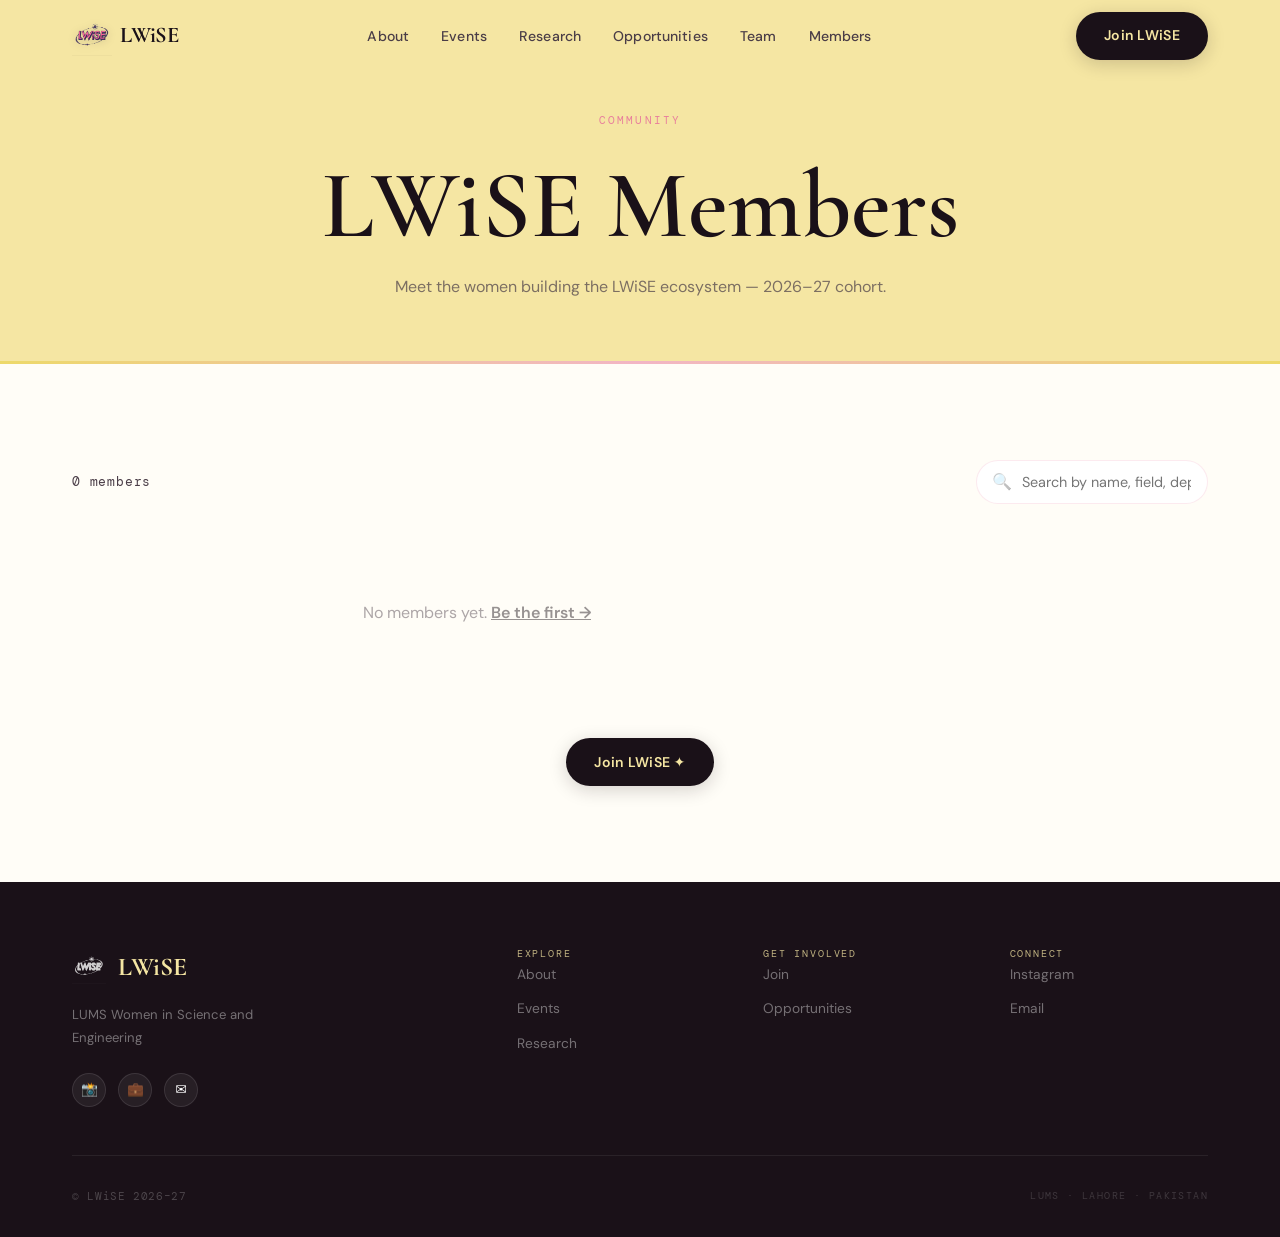
<file: members.html>
<!DOCTYPE html>
<html lang="en">
<head>
  <meta charset="UTF-8"><meta name="viewport" content="width=device-width, initial-scale=1.0">
  <title>Members — LWiSE</title>
  <link rel="stylesheet" href="css/style.css">
  <link rel="preconnect" href="https://fonts.googleapis.com">
  <link rel="icon" href="assets/images/lwise-logo.png">
</head>
<body>
<nav class="nav scrolled" id="Nav">
  <div class="nav__inner">
    <a href="index.html" class="nav__logo">
      <img src="assets/images/lwise-logo.png" alt="LWiSE" class="nav__logo-img">
      <span class="nav__logo-text">LWiSE</span>
    </a>
    <ul class="nav__links">
      <li><a href="index.html#about" class="nav__link">About</a></li>
      <li><a href="events.html" class="nav__link">Events</a></li>
      <li><a href="research.html" class="nav__link">Research</a></li>
      <li><a href="opportunities.html" class="nav__link">Opportunities</a></li>
      <li><a href="team.html" class="nav__link">Team</a></li>
      <li><a href="members.html" class="nav__link">Members</a></li>
    </ul>
    <div class="nav__cta-wrap"><a href="join.html" class="btn btn-ink">Join LWiSE</a></div>
    <button class="nav__ham" id="NavHam"><span></span><span></span><span></span></button>
  </div>
</nav>
<div class="nav__mob" id="NavMob">
  <button class="nav__mob-close" id="NavClose">✕</button>
  <a href="index.html#about" class="nav__link">About</a><a href="events.html" class="nav__link">Events</a>
  <a href="research.html" class="nav__link">Research</a><a href="opportunities.html" class="nav__link">Opportunities</a>
  <a href="team.html" class="nav__link">Team</a><a href="members.html" class="nav__link">Members</a>
</div>

<section class="page-hero">
  <div class="wrap">
    <span class="label" style="display:block;margin-bottom:1.5rem;">Community</span>
    <h1>LWiSE Members</h1>
    <p style="max-width:48ch;">Meet the women building the LWiSE ecosystem — 2026–27 cohort.</p>
  </div>
</section>

<section class="sec sec--off">
  <div class="wrap">
    <div style="display:flex;justify-content:space-between;align-items:center;flex-wrap:wrap;gap:1rem;margin-bottom:2rem;">
      <div id="memCount" style="font-family:var(--font-mono);font-size:0.82rem;color:var(--ink-muted);letter-spacing:0.06em;">Loading members…</div>
      <div class="mem-search-wrap">
        <span class="mem-search-icon">🔍</span>
        <input type="text" id="memberSearch" placeholder="Search by name, field, department…">
      </div>
    </div>
    <div class="g3" id="memGrid" style="gap:0.75rem;">
      <!-- skeleton -->
      <div class="mem-card" style="opacity:0.3;"><div class="mem-card__av">?</div><div><div style="background:var(--border);height:13px;border-radius:4px;width:55%;"></div><div style="background:var(--border);height:10px;border-radius:4px;width:75%;margin-top:6px;"></div></div></div>
      <div class="mem-card" style="opacity:0.3;"><div class="mem-card__av">?</div><div><div style="background:var(--border);height:13px;border-radius:4px;width:65%;"></div><div style="background:var(--border);height:10px;border-radius:4px;width:50%;margin-top:6px;"></div></div></div>
    </div>
    <div id="noMems" style="display:none;text-align:center;padding:4rem;opacity:0.45;">
      <p>No members yet. <a href="join.html" style="color:var(--ink);font-weight:600;text-decoration:underline;">Be the first →</a></p>
    </div>
    <div style="text-align:center;margin-top:3rem;">
      <a href="join.html" class="btn btn-ink">Join LWiSE ✦</a>
    </div>
  </div>
</section>

<footer class="footer">
  <div class="wrap">
    <div class="footer-top">
      <div><div class="footer-logo">
          <img src="assets/images/lwise-logo.png" alt="LWiSE" class="footer-logo-img">
          <span class="footer-logo-text">LWiSE</span>
        </div><div class="footer-tagline">LUMS Women in Science and Engineering</div><div class="footer-socials"><a href="#" class="footer-soc">📸</a><a href="#" class="footer-soc">💼</a><a href="mailto:lwise@lums.edu.pk" class="footer-soc">✉️</a></div></div>
      <div><div class="footer-col-hd">Explore</div><a href="index.html#about" class="footer-link">About</a><a href="events.html" class="footer-link">Events</a><a href="research.html" class="footer-link">Research</a></div>
      <div><div class="footer-col-hd">Get Involved</div><a href="join.html" class="footer-link">Join</a><a href="opportunities.html" class="footer-link">Opportunities</a></div>
      <div><div class="footer-col-hd">Connect</div><a href="#" class="footer-link">Instagram</a><a href="mailto:lwise@lums.edu.pk" class="footer-link">Email</a></div>
    </div>
    <div class="footer-bottom"><div class="footer-copy">© LWiSE 2026–27</div><div class="footer-mantra">LUMS · LAHORE · PAKISTAN</div></div>
  </div>
</footer>
<script src="js/main.js"></script>
<script src="js/members.js"></script>
</body>
</html>
</file>
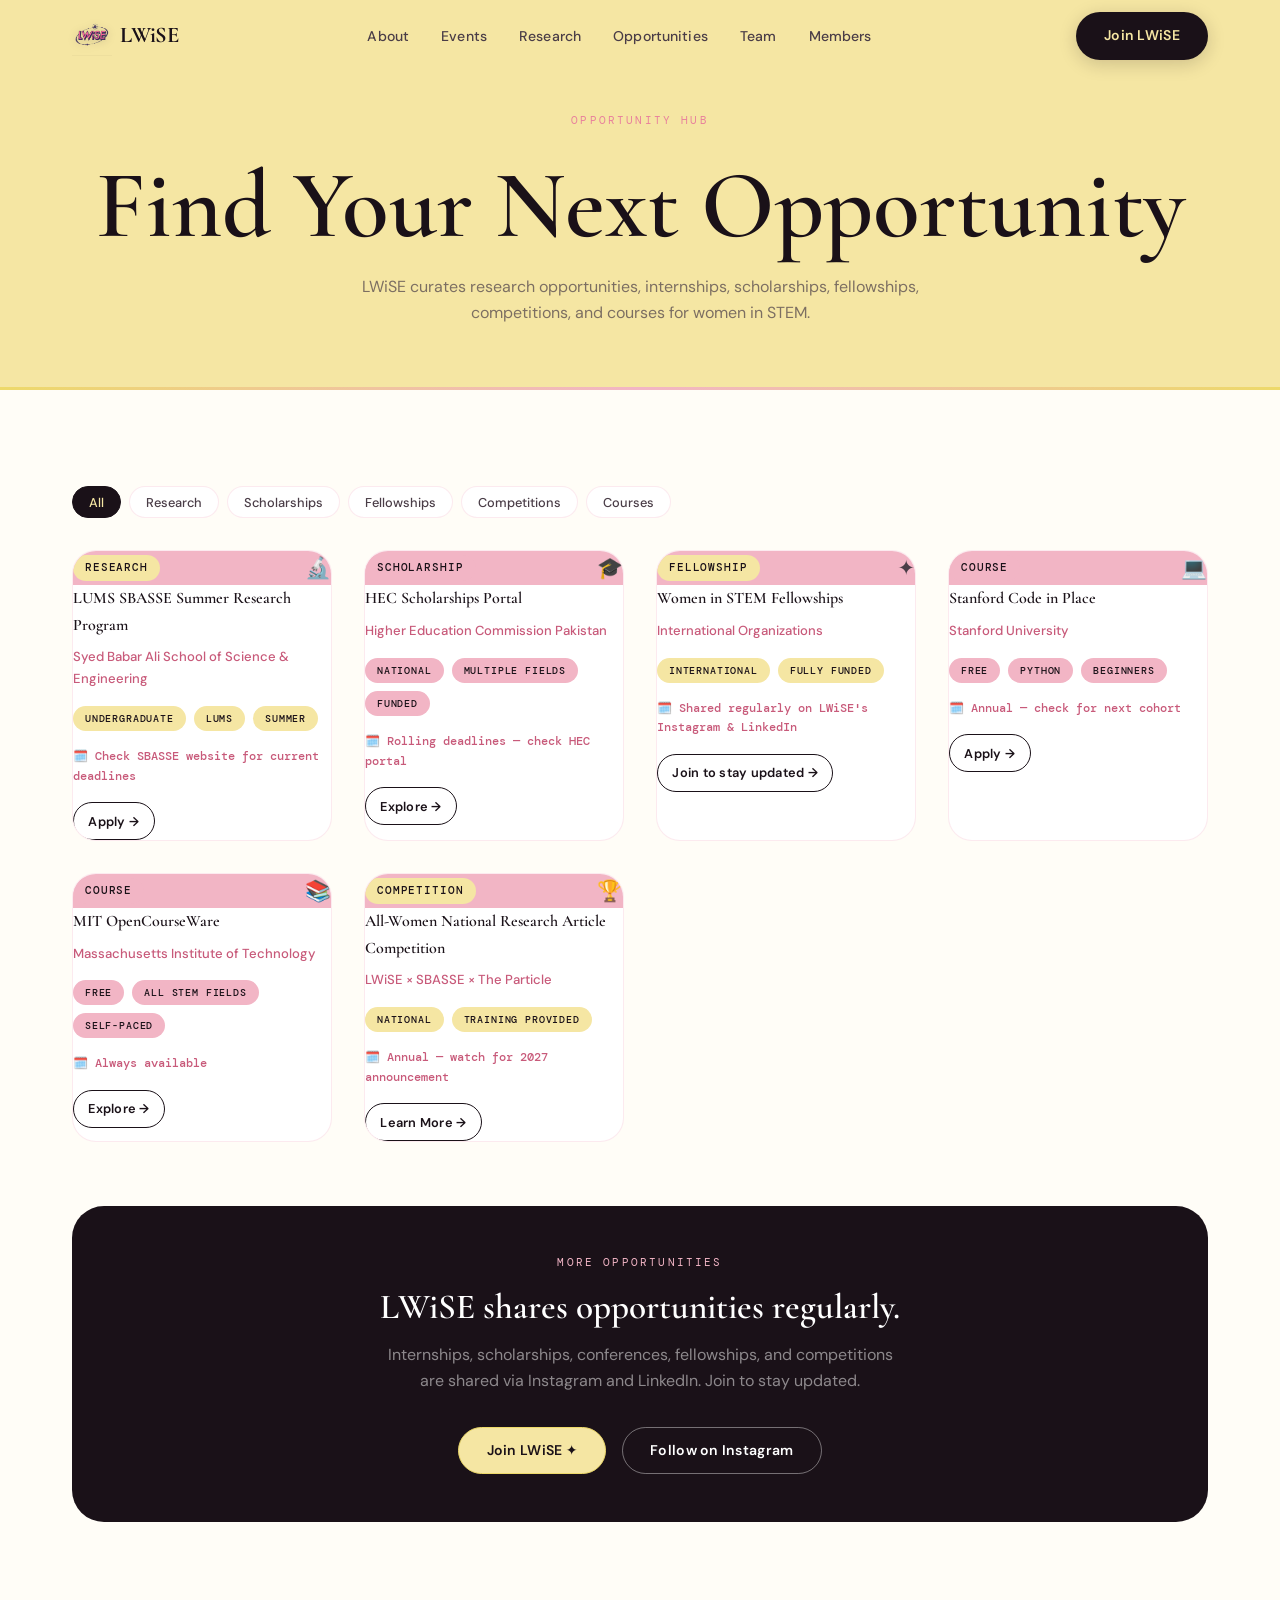
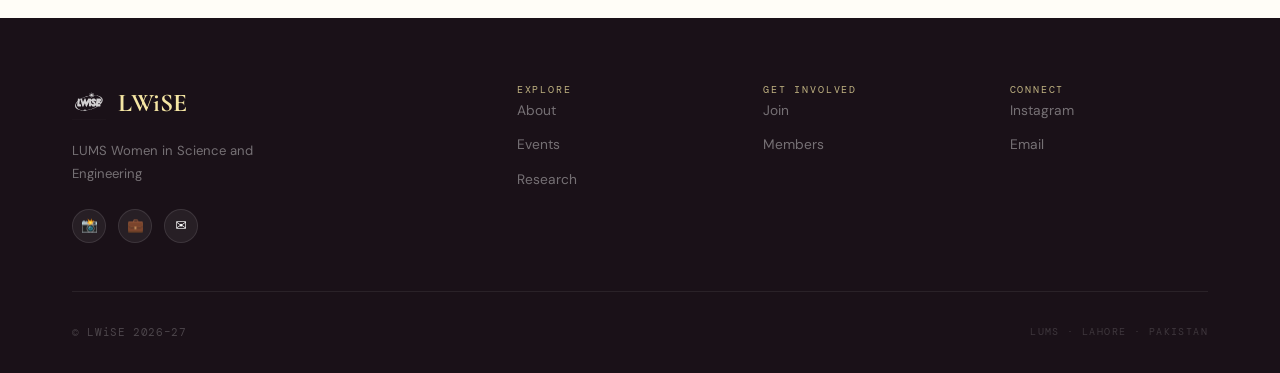
<file: opportunities.html>
<!DOCTYPE html>
<html lang="en">
<head>
  <meta charset="UTF-8"><meta name="viewport" content="width=device-width, initial-scale=1.0">
  <title>Opportunities — LWiSE</title>
  <link rel="stylesheet" href="css/style.css">
  <link rel="preconnect" href="https://fonts.googleapis.com">
  <link rel="icon" href="assets/images/lwise-logo.png">
</head>
<body>
<nav class="nav scrolled" id="Nav">
  <div class="nav__inner">
    <a href="index.html" class="nav__logo">
      <img src="assets/images/lwise-logo.png" alt="LWiSE" class="nav__logo-img">
      <span class="nav__logo-text">LWiSE</span>
    </a>
    <ul class="nav__links">
      <li><a href="index.html#about" class="nav__link">About</a></li>
      <li><a href="events.html" class="nav__link">Events</a></li>
      <li><a href="research.html" class="nav__link">Research</a></li>
      <li><a href="opportunities.html" class="nav__link">Opportunities</a></li>
      <li><a href="team.html" class="nav__link">Team</a></li>
      <li><a href="members.html" class="nav__link">Members</a></li>
    </ul>
    <div class="nav__cta-wrap"><a href="join.html" class="btn btn-ink">Join LWiSE</a></div>
    <button class="nav__ham" id="NavHam"><span></span><span></span><span></span></button>
  </div>
</nav>
<div class="nav__mob" id="NavMob">
  <button class="nav__mob-close" id="NavClose">✕</button>
  <a href="index.html#about" class="nav__link">About</a><a href="events.html" class="nav__link">Events</a>
  <a href="research.html" class="nav__link">Research</a><a href="opportunities.html" class="nav__link">Opportunities</a>
  <a href="team.html" class="nav__link">Team</a><a href="members.html" class="nav__link">Members</a>
</div>

<section class="page-hero">
  <div class="wrap">
    <span class="label" style="display:block;margin-bottom:1.5rem;">Opportunity Hub</span>
    <h1>Find Your Next Opportunity</h1>
    <p style="max-width:54ch;">LWiSE curates research opportunities, internships, scholarships, fellowships, competitions, and courses for women in STEM.</p>
  </div>
</section>

<section class="sec sec--off">
  <div class="wrap">
    <div class="filters up">
      <button class="filter-pill on" data-filter="all">All</button>
      <button class="filter-pill" data-filter="Research">Research</button>
      <button class="filter-pill" data-filter="Scholarship">Scholarships</button>
      <button class="filter-pill" data-filter="Fellowship">Fellowships</button>
      <button class="filter-pill" data-filter="Competition">Competitions</button>
      <button class="filter-pill" data-filter="Course">Courses</button>
    </div>

    <div class="g3">
      <div class="opp-card up" data-opp="Research">
        <div class="opp-card__top"><span class="chip chip-butter">Research</span><span style="font-size:1.3rem;">🔬</span></div>
        <div class="opp-card__body">
          <div class="opp-card__title">LUMS SBASSE Summer Research Program</div>
          <div class="opp-card__org">Syed Babar Ali School of Science &amp; Engineering</div>
          <div class="opp-card__meta"><span class="chip chip-butter" style="font-size:0.65rem;">Undergraduate</span><span class="chip chip-butter" style="font-size:0.65rem;">LUMS</span><span class="chip chip-butter" style="font-size:0.65rem;">Summer</span></div>
          <div class="opp-card__dl">🗓️ Check SBASSE website for current deadlines</div>
          <a href="https://lums.edu.pk" target="_blank" rel="noopener" class="btn btn-outline" style="margin-top:1rem;font-size:0.8rem;padding:0.45rem 0.9rem;">Apply →</a>
        </div>
      </div>

      <div class="opp-card up" data-opp="Scholarship">
        <div class="opp-card__top"><span class="chip chip-pink">Scholarship</span><span style="font-size:1.3rem;">🎓</span></div>
        <div class="opp-card__body">
          <div class="opp-card__title">HEC Scholarships Portal</div>
          <div class="opp-card__org">Higher Education Commission Pakistan</div>
          <div class="opp-card__meta"><span class="chip chip-pink" style="font-size:0.65rem;">National</span><span class="chip chip-pink" style="font-size:0.65rem;">Multiple fields</span><span class="chip chip-pink" style="font-size:0.65rem;">Funded</span></div>
          <div class="opp-card__dl">🗓️ Rolling deadlines — check HEC portal</div>
          <a href="https://hec.gov.pk/english/scholarshipsgrants/Pages/HEC-Scholarship.aspx" target="_blank" rel="noopener" class="btn btn-outline" style="margin-top:1rem;font-size:0.8rem;padding:0.45rem 0.9rem;">Explore →</a>
        </div>
      </div>

      <div class="opp-card up" data-opp="Fellowship">
        <div class="opp-card__top"><span class="chip chip-butter">Fellowship</span><span style="font-size:1.3rem;">✦</span></div>
        <div class="opp-card__body">
          <div class="opp-card__title">Women in STEM Fellowships</div>
          <div class="opp-card__org">International Organizations</div>
          <div class="opp-card__meta"><span class="chip chip-butter" style="font-size:0.65rem;">International</span><span class="chip chip-butter" style="font-size:0.65rem;">Fully funded</span></div>
          <div class="opp-card__dl">🗓️ Shared regularly on LWiSE's Instagram &amp; LinkedIn</div>
          <a href="join.html" class="btn btn-outline" style="margin-top:1rem;font-size:0.8rem;padding:0.45rem 0.9rem;">Join to stay updated →</a>
        </div>
      </div>

      <div class="opp-card up" data-opp="Course">
        <div class="opp-card__top"><span class="chip chip-pink">Course</span><span style="font-size:1.3rem;">💻</span></div>
        <div class="opp-card__body">
          <div class="opp-card__title">Stanford Code in Place</div>
          <div class="opp-card__org">Stanford University</div>
          <div class="opp-card__meta"><span class="chip chip-pink" style="font-size:0.65rem;">Free</span><span class="chip chip-pink" style="font-size:0.65rem;">Python</span><span class="chip chip-pink" style="font-size:0.65rem;">Beginners</span></div>
          <div class="opp-card__dl">🗓️ Annual — check for next cohort</div>
          <a href="https://codeinplace.stanford.edu/" target="_blank" rel="noopener" class="btn btn-outline" style="margin-top:1rem;font-size:0.8rem;padding:0.45rem 0.9rem;">Apply →</a>
        </div>
      </div>

      <div class="opp-card up" data-opp="Course">
        <div class="opp-card__top"><span class="chip chip-pink">Course</span><span style="font-size:1.3rem;">📚</span></div>
        <div class="opp-card__body">
          <div class="opp-card__title">MIT OpenCourseWare</div>
          <div class="opp-card__org">Massachusetts Institute of Technology</div>
          <div class="opp-card__meta"><span class="chip chip-pink" style="font-size:0.65rem;">Free</span><span class="chip chip-pink" style="font-size:0.65rem;">All STEM fields</span><span class="chip chip-pink" style="font-size:0.65rem;">Self-paced</span></div>
          <div class="opp-card__dl">🗓️ Always available</div>
          <a href="https://ocw.mit.edu/" target="_blank" rel="noopener" class="btn btn-outline" style="margin-top:1rem;font-size:0.8rem;padding:0.45rem 0.9rem;">Explore →</a>
        </div>
      </div>

      <div class="opp-card up" data-opp="Competition">
        <div class="opp-card__top"><span class="chip chip-butter">Competition</span><span style="font-size:1.3rem;">🏆</span></div>
        <div class="opp-card__body">
          <div class="opp-card__title">All-Women National Research Article Competition</div>
          <div class="opp-card__org">LWiSE × SBASSE × The Particle</div>
          <div class="opp-card__meta"><span class="chip chip-butter" style="font-size:0.65rem;">National</span><span class="chip chip-butter" style="font-size:0.65rem;">Training provided</span></div>
          <div class="opp-card__dl">🗓️ Annual — watch for 2027 announcement</div>
          <a href="research.html" class="btn btn-outline" style="margin-top:1rem;font-size:0.8rem;padding:0.45rem 0.9rem;">Learn More →</a>
        </div>
      </div>
    </div>

    <!-- Stay updated CTA -->
    <div style="background:var(--ink);border-radius:var(--r-xl);padding:3rem;text-align:center;margin-top:4rem;" class="up">
      <span class="label" style="display:block;margin-bottom:1rem;color:var(--pink);">More opportunities</span>
      <h3 style="color:var(--white);margin-bottom:1rem;">LWiSE shares opportunities regularly.</h3>
      <p style="color:rgba(255,255,255,0.5);max-width:46ch;margin:0 auto 2rem;">Internships, scholarships, conferences, fellowships, and competitions are shared via Instagram and LinkedIn. Join to stay updated.</p>
      <div class="row" style="justify-content:center;">
        <a href="join.html" class="btn btn-butter">Join LWiSE ✦</a>
        <a href="#" class="btn btn-outline-light">Follow on Instagram</a>
      </div>
    </div>
  </div>
</section>

<footer class="footer">
  <div class="wrap">
    <div class="footer-top">
      <div><div class="footer-logo">
          <img src="assets/images/lwise-logo.png" alt="LWiSE" class="footer-logo-img">
          <span class="footer-logo-text">LWiSE</span>
        </div><div class="footer-tagline">LUMS Women in Science and Engineering</div><div class="footer-socials"><a href="#" class="footer-soc">📸</a><a href="#" class="footer-soc">💼</a><a href="mailto:lwise@lums.edu.pk" class="footer-soc">✉️</a></div></div>
      <div><div class="footer-col-hd">Explore</div><a href="index.html#about" class="footer-link">About</a><a href="events.html" class="footer-link">Events</a><a href="research.html" class="footer-link">Research</a></div>
      <div><div class="footer-col-hd">Get Involved</div><a href="join.html" class="footer-link">Join</a><a href="members.html" class="footer-link">Members</a></div>
      <div><div class="footer-col-hd">Connect</div><a href="#" class="footer-link">Instagram</a><a href="mailto:lwise@lums.edu.pk" class="footer-link">Email</a></div>
    </div>
    <div class="footer-bottom"><div class="footer-copy">© LWiSE 2026–27</div><div class="footer-mantra">LUMS · LAHORE · PAKISTAN</div></div>
  </div>
</footer>
<script src="js/main.js"></script>
<script>document.addEventListener('DOMContentLoaded',()=>initFilter('.filter-pill','data-opp'));</script>
</body>
</html>
</file>
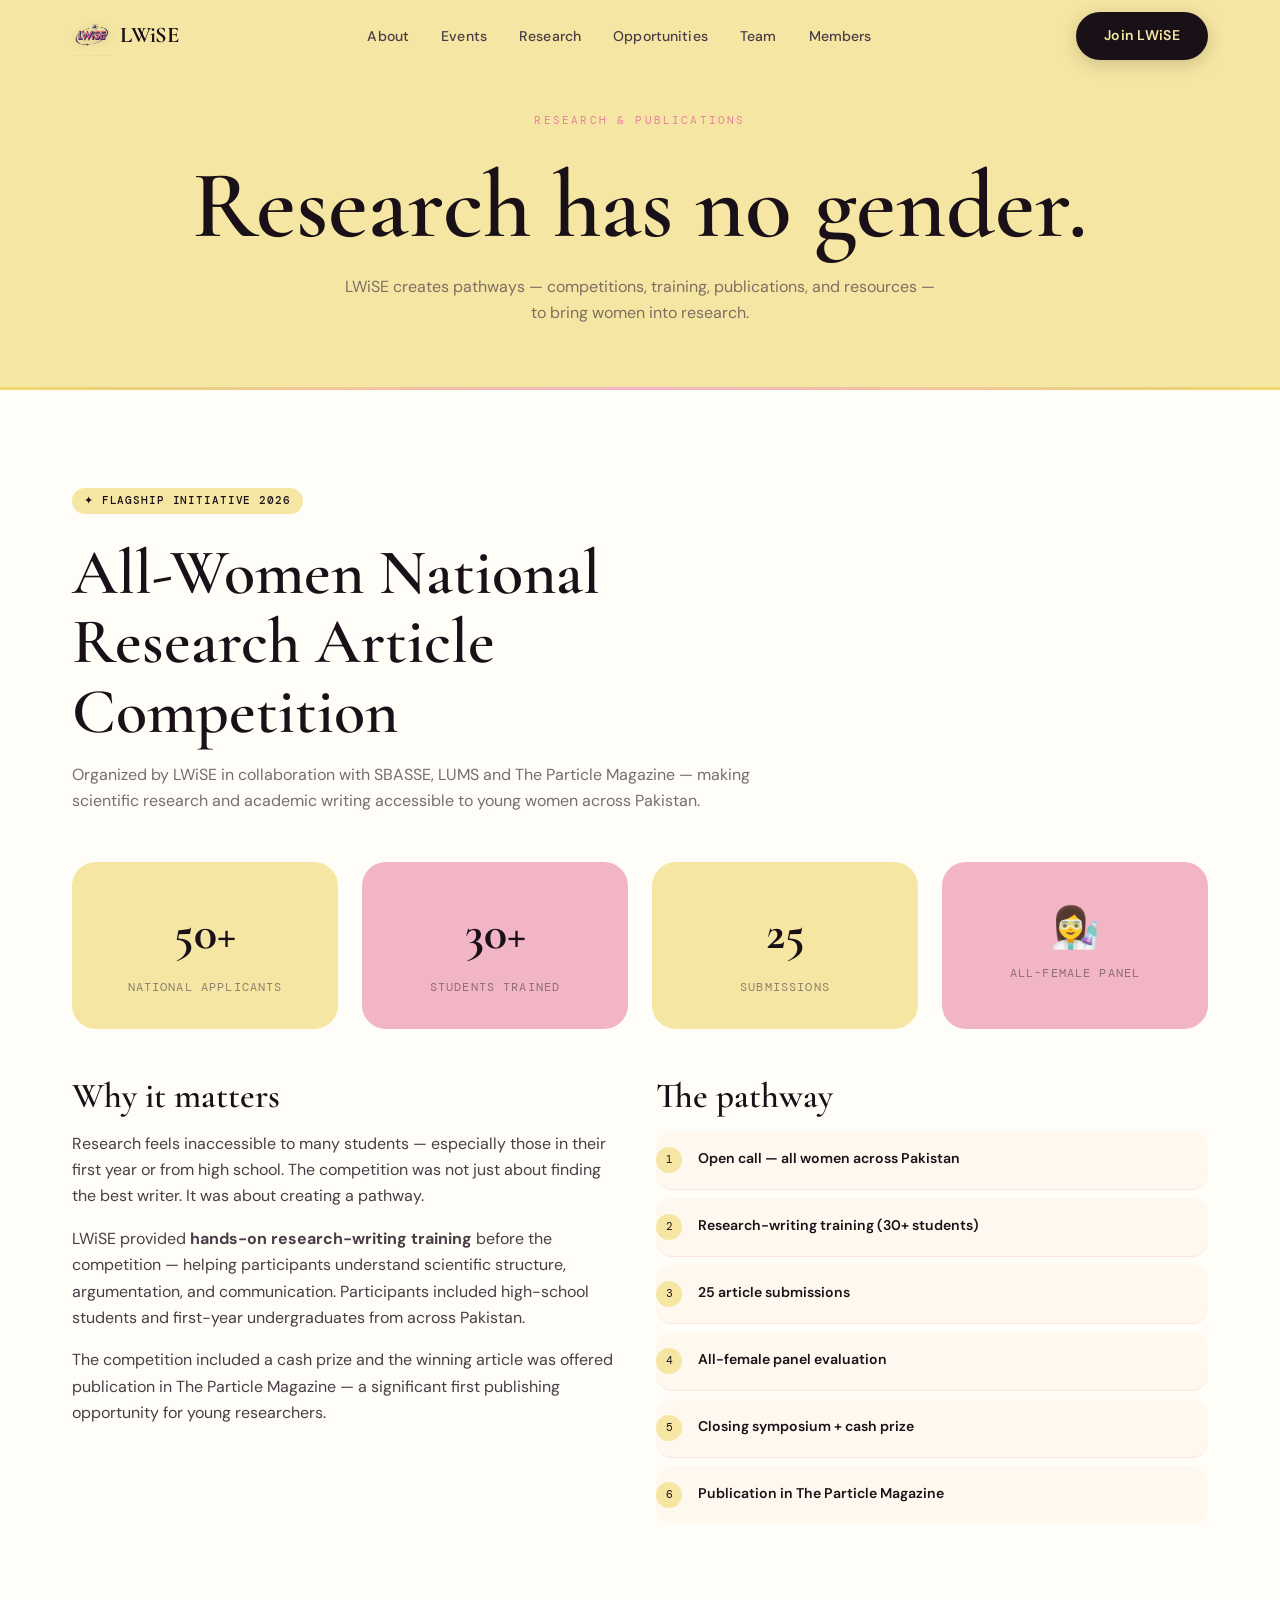
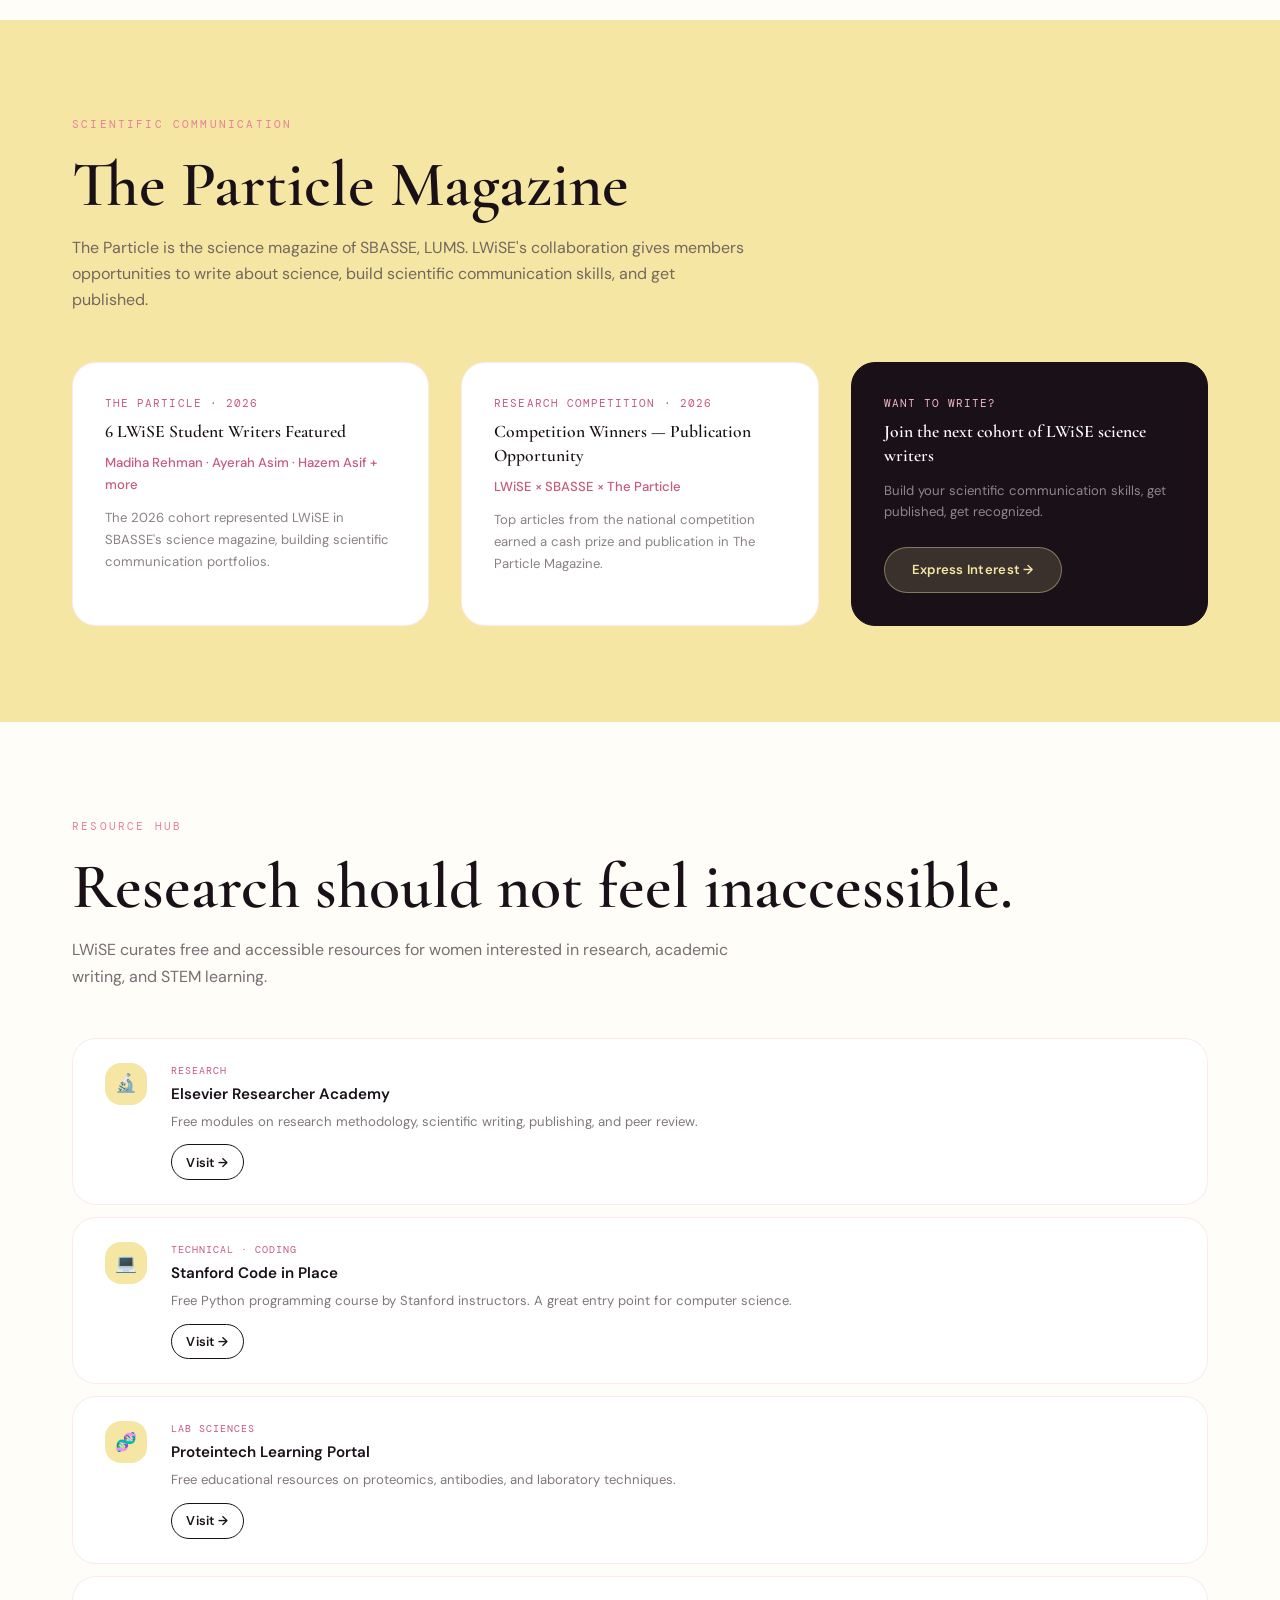
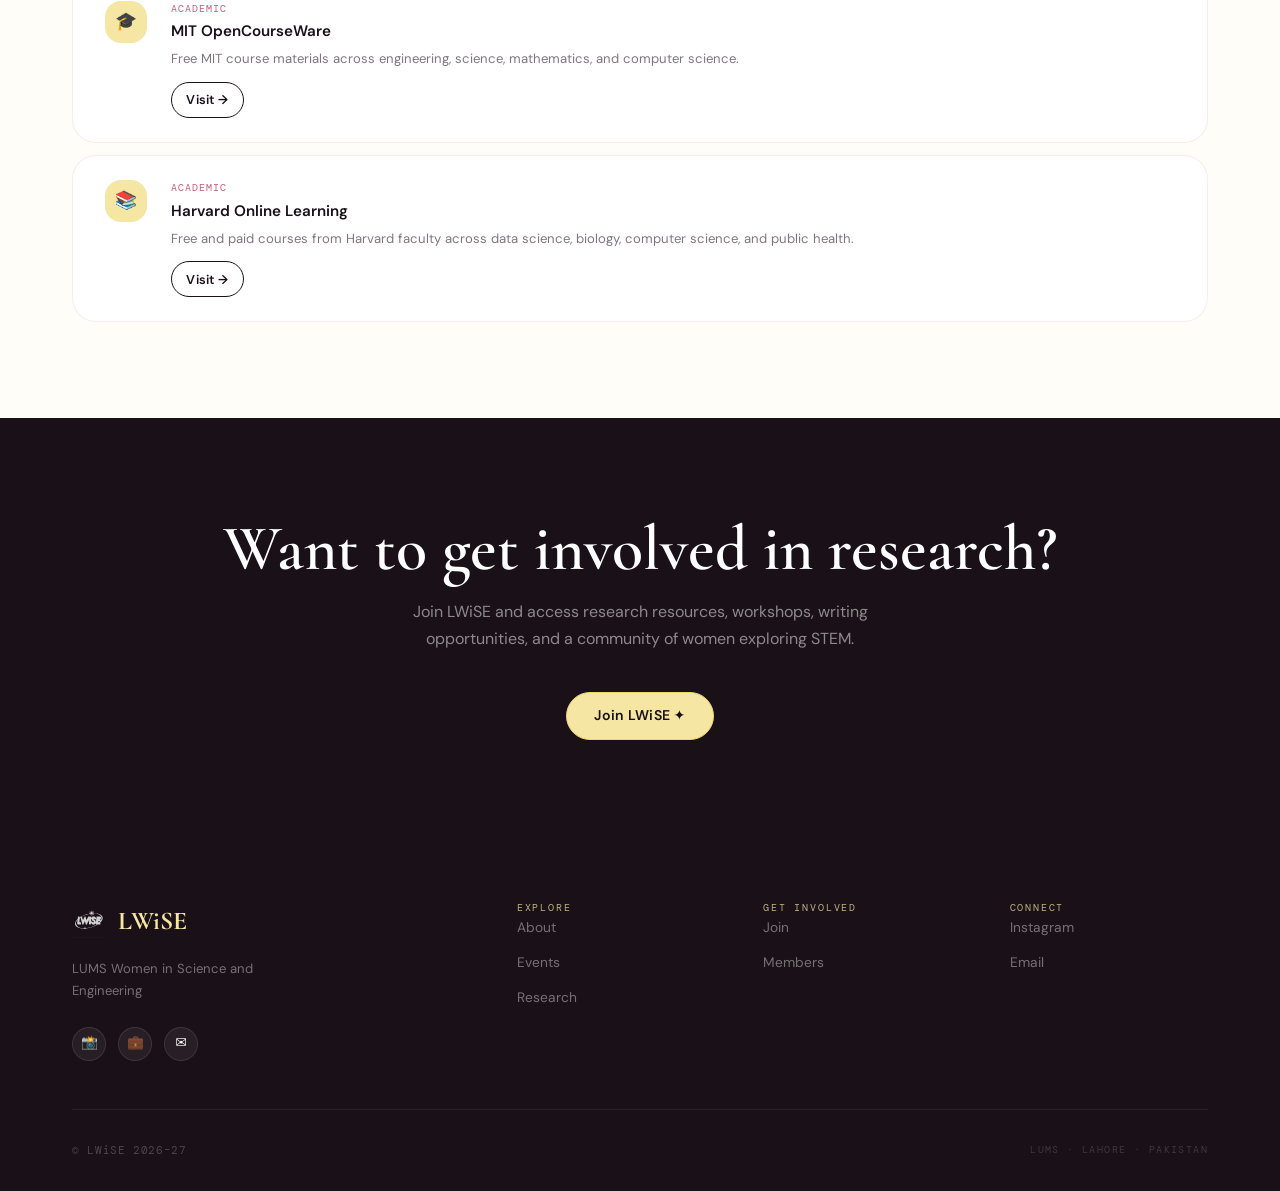
<file: research.html>
<!DOCTYPE html>
<html lang="en">
<head>
  <meta charset="UTF-8"><meta name="viewport" content="width=device-width, initial-scale=1.0">
  <title>Research — LWiSE</title>
  <link rel="stylesheet" href="css/style.css">
  <link rel="preconnect" href="https://fonts.googleapis.com">
  <link rel="icon" href="assets/images/lwise-logo.png">
</head>
<body>
<nav class="nav scrolled" id="Nav">
  <div class="nav__inner">
    <a href="index.html" class="nav__logo">
      <img src="assets/images/lwise-logo.png" alt="LWiSE" class="nav__logo-img">
      <span class="nav__logo-text">LWiSE</span>
    </a>
    <ul class="nav__links">
      <li><a href="index.html#about" class="nav__link">About</a></li>
      <li><a href="events.html" class="nav__link">Events</a></li>
      <li><a href="research.html" class="nav__link">Research</a></li>
      <li><a href="opportunities.html" class="nav__link">Opportunities</a></li>
      <li><a href="team.html" class="nav__link">Team</a></li>
      <li><a href="members.html" class="nav__link">Members</a></li>
    </ul>
    <div class="nav__cta-wrap"><a href="join.html" class="btn btn-ink">Join LWiSE</a></div>
    <button class="nav__ham" id="NavHam"><span></span><span></span><span></span></button>
  </div>
</nav>
<div class="nav__mob" id="NavMob">
  <button class="nav__mob-close" id="NavClose">✕</button>
  <a href="index.html#about" class="nav__link">About</a><a href="events.html" class="nav__link">Events</a>
  <a href="research.html" class="nav__link">Research</a><a href="opportunities.html" class="nav__link">Opportunities</a>
  <a href="team.html" class="nav__link">Team</a><a href="members.html" class="nav__link">Members</a>
</div>

<section class="page-hero">
  <div class="wrap">
    <span class="label" style="display:block;margin-bottom:1.5rem;">Research &amp; Publications</span>
    <h1>Research has no gender.</h1>
    <p style="max-width:54ch;">LWiSE creates pathways — competitions, training, publications, and resources — to bring women into research.</p>
  </div>
</section>

<!-- COMPETITION FEATURE -->
<section class="sec sec--off">
  <div class="wrap">
    <div class="sec-hd up" style="max-width:720px;margin-bottom:3rem;">
      <span class="chip chip-butter" style="margin-bottom:1.5rem;display:inline-block;">✦ Flagship Initiative 2026</span>
      <h2>All-Women National Research Article Competition</h2>
      <p style="margin-top:1rem;">Organized by LWiSE in collaboration with SBASSE, LUMS and The Particle Magazine — making scientific research and academic writing accessible to young women across Pakistan.</p>
    </div>

    <div class="g4 up" style="margin-bottom:3rem;">
      <div style="background:var(--butter);border-radius:var(--r-lg);padding:2rem;text-align:center;">
        <div style="font-family:var(--font-serif);font-size:3rem;font-weight:700;color:var(--ink);">50+</div>
        <div style="font-family:var(--font-mono);font-size:0.72rem;letter-spacing:0.1em;text-transform:uppercase;opacity:0.6;margin-top:0.25rem;">National Applicants</div>
      </div>
      <div style="background:var(--pink);border-radius:var(--r-lg);padding:2rem;text-align:center;">
        <div style="font-family:var(--font-serif);font-size:3rem;font-weight:700;color:var(--ink);">30+</div>
        <div style="font-family:var(--font-mono);font-size:0.72rem;letter-spacing:0.1em;text-transform:uppercase;opacity:0.6;margin-top:0.25rem;">Students Trained</div>
      </div>
      <div style="background:var(--butter);border-radius:var(--r-lg);padding:2rem;text-align:center;">
        <div style="font-family:var(--font-serif);font-size:3rem;font-weight:700;color:var(--ink);">25</div>
        <div style="font-family:var(--font-mono);font-size:0.72rem;letter-spacing:0.1em;text-transform:uppercase;opacity:0.6;margin-top:0.25rem;">Submissions</div>
      </div>
      <div style="background:var(--pink);border-radius:var(--r-lg);padding:2rem;text-align:center;">
        <div style="font-size:2.5rem;">👩‍🔬</div>
        <div style="font-family:var(--font-mono);font-size:0.72rem;letter-spacing:0.1em;text-transform:uppercase;opacity:0.6;margin-top:0.25rem;">All-Female Panel</div>
      </div>
    </div>

    <div class="g2 up">
      <div>
        <h3>Why it matters</h3>
        <p style="margin-top:1rem;">Research feels inaccessible to many students — especially those in their first year or from high school. The competition was not just about finding the best writer. It was about creating a pathway.</p>
        <p style="margin-top:1rem;">LWiSE provided <strong>hands-on research-writing training</strong> before the competition — helping participants understand scientific structure, argumentation, and communication. Participants included high-school students and first-year undergraduates from across Pakistan.</p>
        <p style="margin-top:1rem;">The competition included a cash prize and the winning article was offered publication in The Particle Magazine — a significant first publishing opportunity for young researchers.</p>
      </div>
      <div>
        <h3>The pathway</h3>
        <div style="display:flex;flex-direction:column;gap:0.5rem;margin-top:1rem;">
          <div class="init-step" style="background:var(--surface);border-radius:var(--r-md);"><div class="init-step__num" style="background:var(--butter);color:var(--ink);">1</div><div><div style="font-size:0.88rem;font-weight:600;color:var(--ink);">Open call — all women across Pakistan</div></div></div>
          <div class="init-step" style="background:var(--surface);border-radius:var(--r-md);"><div class="init-step__num" style="background:var(--butter);color:var(--ink);">2</div><div><div style="font-size:0.88rem;font-weight:600;color:var(--ink);">Research-writing training (30+ students)</div></div></div>
          <div class="init-step" style="background:var(--surface);border-radius:var(--r-md);"><div class="init-step__num" style="background:var(--butter);color:var(--ink);">3</div><div><div style="font-size:0.88rem;font-weight:600;color:var(--ink);">25 article submissions</div></div></div>
          <div class="init-step" style="background:var(--surface);border-radius:var(--r-md);"><div class="init-step__num" style="background:var(--butter);color:var(--ink);">4</div><div><div style="font-size:0.88rem;font-weight:600;color:var(--ink);">All-female panel evaluation</div></div></div>
          <div class="init-step" style="background:var(--surface);border-radius:var(--r-md);"><div class="init-step__num" style="background:var(--butter);color:var(--ink);">5</div><div><div style="font-size:0.88rem;font-weight:600;color:var(--ink);">Closing symposium + cash prize</div></div></div>
          <div class="init-step" style="background:var(--surface);border-radius:var(--r-md);"><div class="init-step__num" style="background:var(--butter);color:var(--ink);">6</div><div><div style="font-size:0.88rem;font-weight:600;color:var(--ink);">Publication in The Particle Magazine</div></div></div>
        </div>
      </div>
    </div>
  </div>
</section>

<!-- THE PARTICLE -->
<section class="sec sec--butter">
  <div class="wrap">
    <div class="sec-hd up" style="margin-bottom:3rem;">
      <span class="label" style="display:block;margin-bottom:1rem;">Scientific Communication</span>
      <h2>The Particle Magazine</h2>
      <p style="margin-top:1rem;">The Particle is the science magazine of SBASSE, LUMS. LWiSE's collaboration gives members opportunities to write about science, build scientific communication skills, and get published.</p>
    </div>
    <div class="g3">
      <div class="pub-card up">
        <div class="pub-card__journal">The Particle · 2026</div>
        <div class="pub-card__title">6 LWiSE Student Writers Featured</div>
        <div class="pub-card__author">Madiha Rehman · Ayerah Asim · Hazem Asif + more</div>
        <p style="font-size:0.82rem;opacity:0.65;margin-top:0.75rem;max-width:100%;">The 2026 cohort represented LWiSE in SBASSE's science magazine, building scientific communication portfolios.</p>
      </div>
      <div class="pub-card up">
        <div class="pub-card__journal">Research Competition · 2026</div>
        <div class="pub-card__title">Competition Winners — Publication Opportunity</div>
        <div class="pub-card__author">LWiSE × SBASSE × The Particle</div>
        <p style="font-size:0.82rem;opacity:0.65;margin-top:0.75rem;max-width:100%;">Top articles from the national competition earned a cash prize and publication in The Particle Magazine.</p>
      </div>
      <div class="pub-card up" style="background:var(--ink);border-color:var(--ink);">
        <div class="pub-card__journal" style="color:var(--pink);">Want to Write?</div>
        <div class="pub-card__title" style="color:var(--white);">Join the next cohort of LWiSE science writers</div>
        <p style="font-size:0.82rem;color:rgba(255,255,255,0.5);max-width:100%;margin-top:0.75rem;">Build your scientific communication skills, get published, get recognized.</p>
        <a href="join.html" class="btn btn-ghost-butter" style="margin-top:1.5rem;font-size:0.82rem;">Express Interest →</a>
      </div>
    </div>
  </div>
</section>

<!-- RESOURCE HUB -->
<section class="sec sec--off">
  <div class="wrap">
    <div class="sec-hd up" style="margin-bottom:3rem;">
      <span class="label" style="display:block;margin-bottom:1rem;">Resource Hub</span>
      <h2>Research should not feel inaccessible.</h2>
      <p style="margin-top:1rem;">LWiSE curates free and accessible resources for women interested in research, academic writing, and STEM learning.</p>
    </div>
    <div style="display:flex;flex-direction:column;gap:0.75rem;">
      <div class="res-card up"><div class="res-card__icon">🔬</div><div><div class="res-card__cat">Research</div><div class="res-card__title">Elsevier Researcher Academy</div><p class="res-card__desc">Free modules on research methodology, scientific writing, publishing, and peer review.</p><a href="https://researcheracademy.elsevier.com/" target="_blank" rel="noopener" class="btn btn-outline" style="margin-top:0.75rem;padding:0.4rem 0.9rem;font-size:0.8rem;">Visit →</a></div></div>
      <div class="res-card up"><div class="res-card__icon">💻</div><div><div class="res-card__cat">Technical · Coding</div><div class="res-card__title">Stanford Code in Place</div><p class="res-card__desc">Free Python programming course by Stanford instructors. A great entry point for computer science.</p><a href="https://codeinplace.stanford.edu/" target="_blank" rel="noopener" class="btn btn-outline" style="margin-top:0.75rem;padding:0.4rem 0.9rem;font-size:0.8rem;">Visit →</a></div></div>
      <div class="res-card up"><div class="res-card__icon">🧬</div><div><div class="res-card__cat">Lab Sciences</div><div class="res-card__title">Proteintech Learning Portal</div><p class="res-card__desc">Free educational resources on proteomics, antibodies, and laboratory techniques.</p><a href="https://www.ptglab.com/news/learning-center/" target="_blank" rel="noopener" class="btn btn-outline" style="margin-top:0.75rem;padding:0.4rem 0.9rem;font-size:0.8rem;">Visit →</a></div></div>
      <div class="res-card up"><div class="res-card__icon">🎓</div><div><div class="res-card__cat">Academic</div><div class="res-card__title">MIT OpenCourseWare</div><p class="res-card__desc">Free MIT course materials across engineering, science, mathematics, and computer science.</p><a href="https://ocw.mit.edu/" target="_blank" rel="noopener" class="btn btn-outline" style="margin-top:0.75rem;padding:0.4rem 0.9rem;font-size:0.8rem;">Visit →</a></div></div>
      <div class="res-card up"><div class="res-card__icon">📚</div><div><div class="res-card__cat">Academic</div><div class="res-card__title">Harvard Online Learning</div><p class="res-card__desc">Free and paid courses from Harvard faculty across data science, biology, computer science, and public health.</p><a href="https://online-learning.harvard.edu/" target="_blank" rel="noopener" class="btn btn-outline" style="margin-top:0.75rem;padding:0.4rem 0.9rem;font-size:0.8rem;">Visit →</a></div></div>
    </div>
  </div>
</section>

<section class="sec sec--ink">
  <div class="wrap tc">
    <h2 style="color:var(--white);">Want to get involved in research?</h2>
    <p style="color:rgba(255,255,255,0.5);margin:1rem auto;max-width:46ch;">Join LWiSE and access research resources, workshops, writing opportunities, and a community of women exploring STEM.</p>
    <a href="join.html" class="btn btn-butter" style="margin-top:1.5rem;">Join LWiSE ✦</a>
  </div>
</section>

<footer class="footer">
  <div class="wrap">
    <div class="footer-top">
      <div><div class="footer-logo">
          <img src="assets/images/lwise-logo.png" alt="LWiSE" class="footer-logo-img">
          <span class="footer-logo-text">LWiSE</span>
        </div><div class="footer-tagline">LUMS Women in Science and Engineering</div><div class="footer-socials"><a href="#" class="footer-soc">📸</a><a href="#" class="footer-soc">💼</a><a href="mailto:lwise@lums.edu.pk" class="footer-soc">✉️</a></div></div>
      <div><div class="footer-col-hd">Explore</div><a href="index.html#about" class="footer-link">About</a><a href="events.html" class="footer-link">Events</a><a href="research.html" class="footer-link">Research</a></div>
      <div><div class="footer-col-hd">Get Involved</div><a href="join.html" class="footer-link">Join</a><a href="members.html" class="footer-link">Members</a></div>
      <div><div class="footer-col-hd">Connect</div><a href="#" class="footer-link">Instagram</a><a href="mailto:lwise@lums.edu.pk" class="footer-link">Email</a></div>
    </div>
    <div class="footer-bottom"><div class="footer-copy">© LWiSE 2026–27</div><div class="footer-mantra">LUMS · LAHORE · PAKISTAN</div></div>
  </div>
</footer>
<script src="js/main.js"></script>
</body>
</html>
</file>
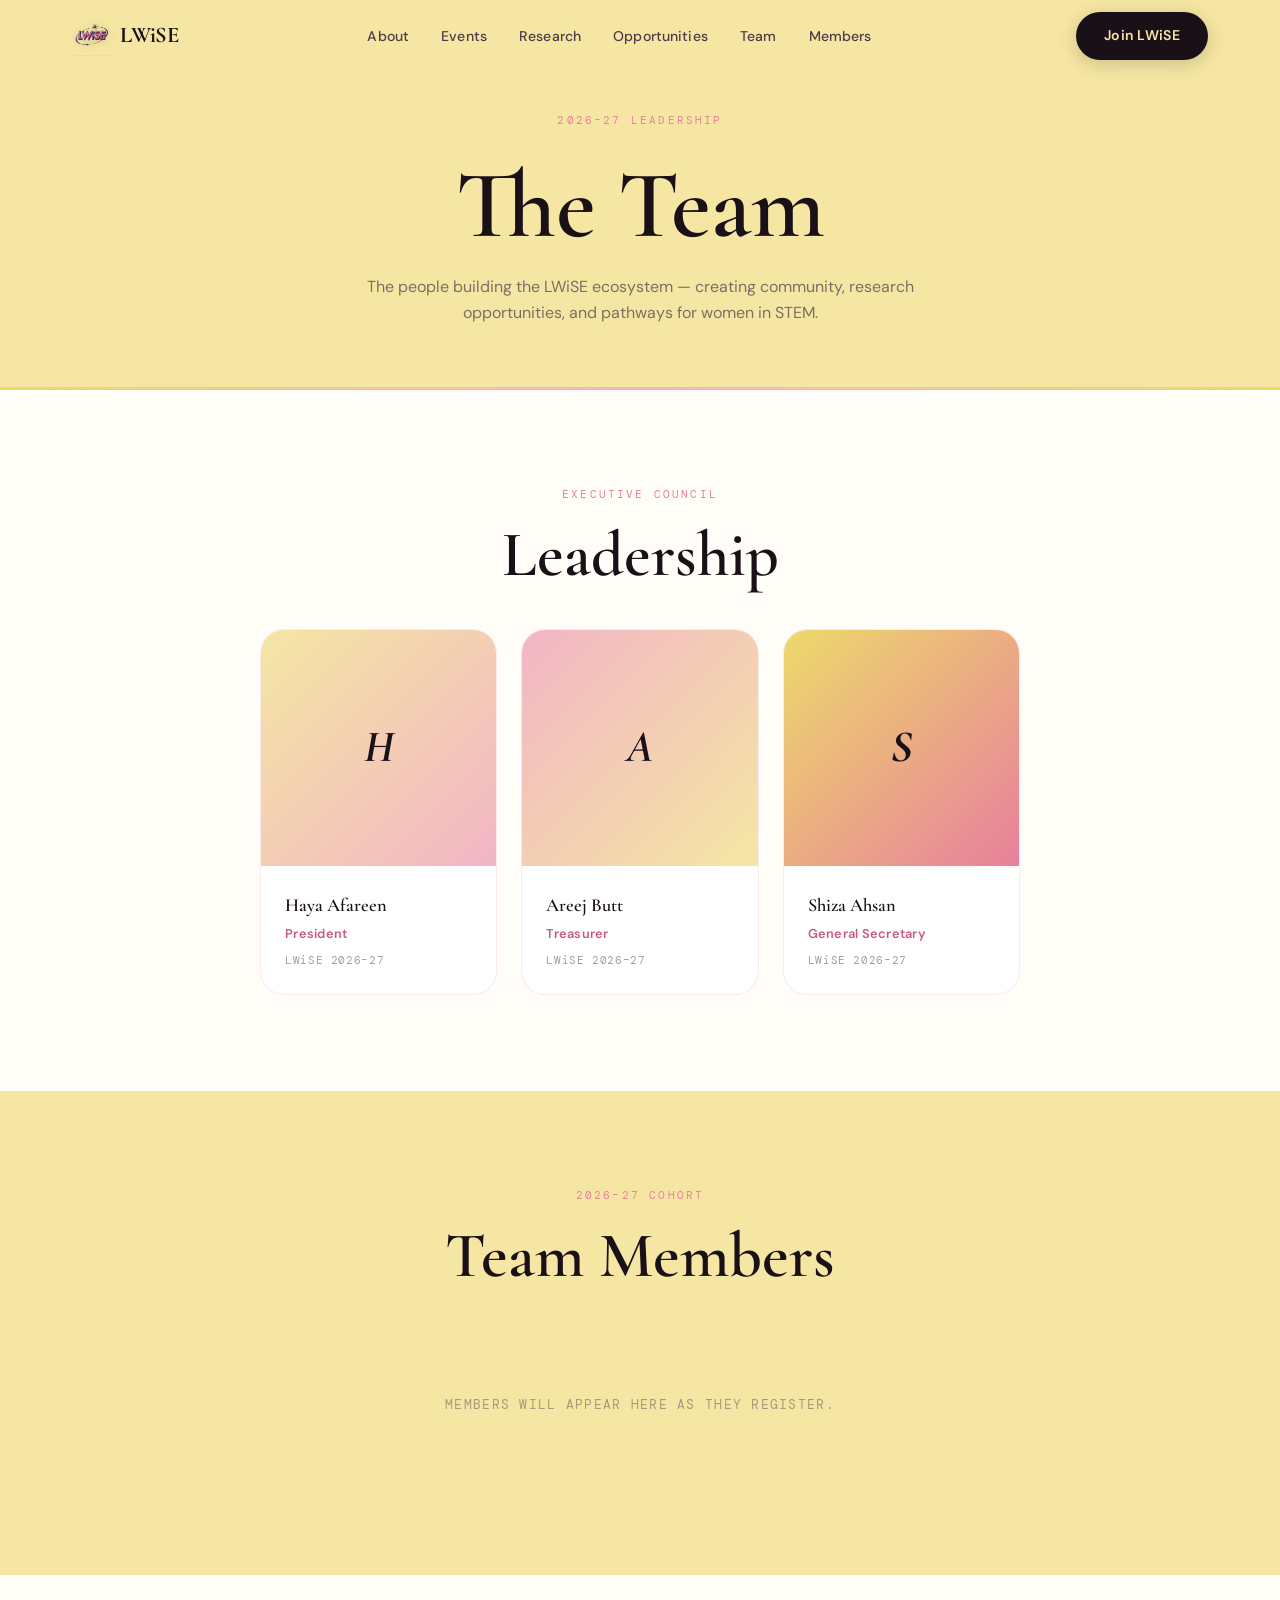
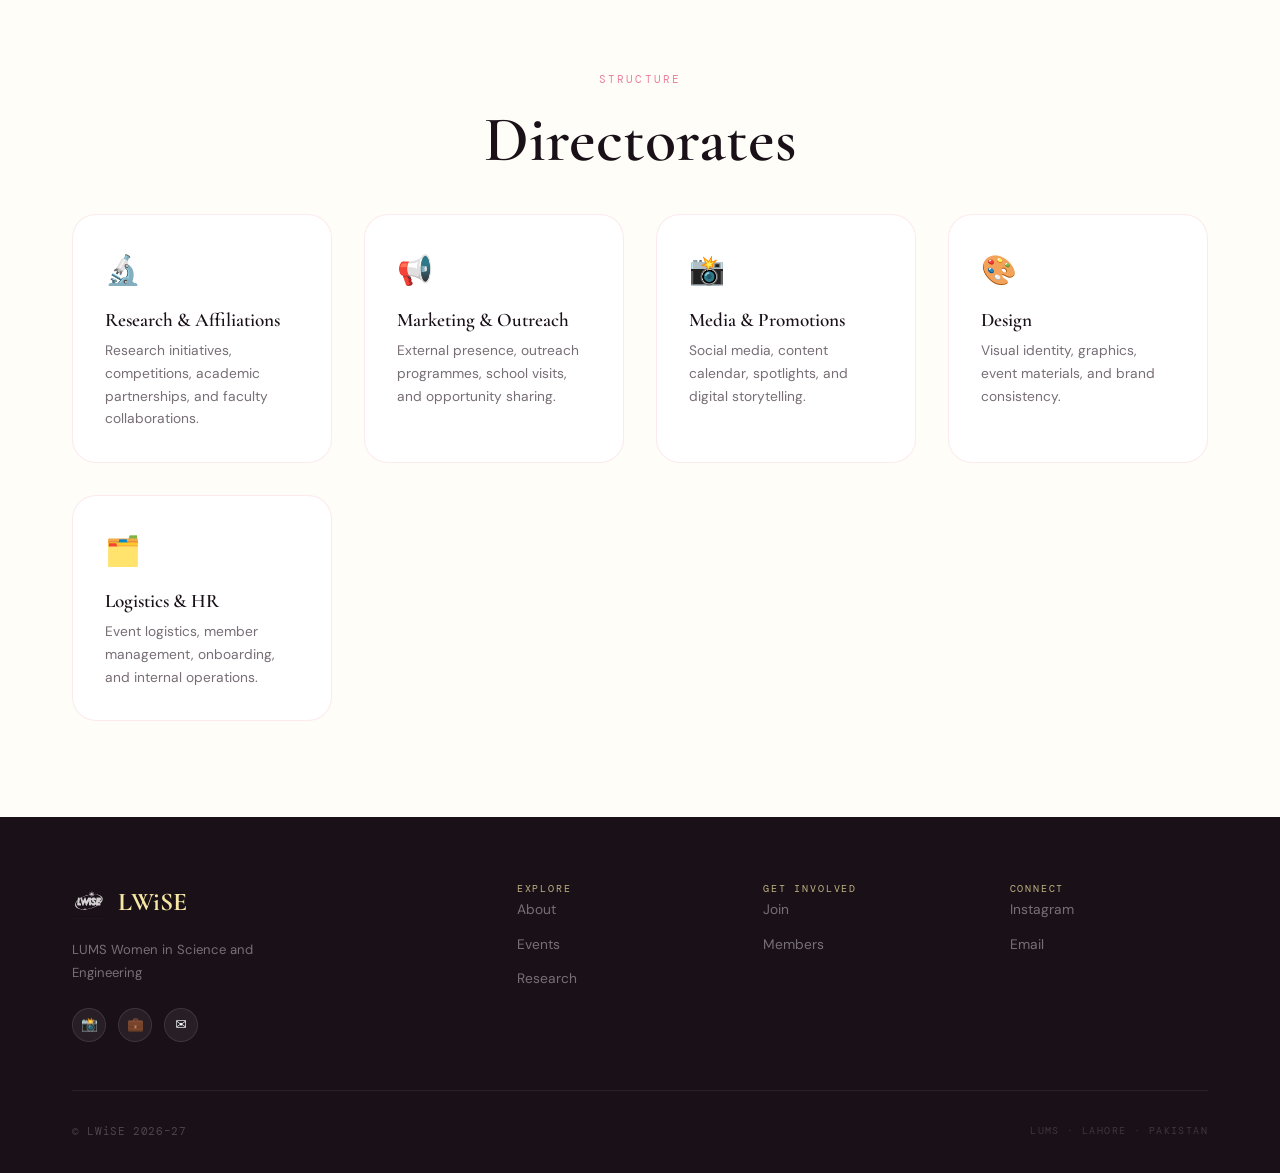
<file: team.html>
<!DOCTYPE html>
<html lang="en">
<head>
  <meta charset="UTF-8"><meta name="viewport" content="width=device-width, initial-scale=1.0">
  <title>Team — LWiSE</title>
  <link rel="stylesheet" href="css/style.css">
  <link rel="preconnect" href="https://fonts.googleapis.com">
  <link rel="icon" href="assets/images/lwise-logo.png">
</head>
<body>
<nav class="nav scrolled" id="Nav">
  <div class="nav__inner">
    <a href="index.html" class="nav__logo">
      <img src="assets/images/lwise-logo.png" alt="LWiSE" class="nav__logo-img">
      <span class="nav__logo-text">LWiSE</span>
    </a>
    <ul class="nav__links">
      <li><a href="index.html#about" class="nav__link">About</a></li>
      <li><a href="events.html" class="nav__link">Events</a></li>
      <li><a href="research.html" class="nav__link">Research</a></li>
      <li><a href="opportunities.html" class="nav__link">Opportunities</a></li>
      <li><a href="team.html" class="nav__link">Team</a></li>
      <li><a href="members.html" class="nav__link">Members</a></li>
    </ul>
    <div class="nav__cta-wrap"><a href="join.html" class="btn btn-ink">Join LWiSE</a></div>
    <button class="nav__ham" id="NavHam"><span></span><span></span><span></span></button>
  </div>
</nav>
<div class="nav__mob" id="NavMob">
  <button class="nav__mob-close" id="NavClose">✕</button>
  <a href="index.html#about" class="nav__link">About</a>
  <a href="events.html" class="nav__link">Events</a>
  <a href="research.html" class="nav__link">Research</a>
  <a href="opportunities.html" class="nav__link">Opportunities</a>
  <a href="team.html" class="nav__link">Team</a>
  <a href="members.html" class="nav__link">Members</a>
</div>

<section class="page-hero">
  <div class="wrap">
    <span class="label" style="display:block;margin-bottom:1.5rem;">2026–27 Leadership</span>
    <h1>The Team</h1>
    <p style="max-width:50ch;">The people building the LWiSE ecosystem — creating community, research opportunities, and pathways for women in STEM.</p>
  </div>
</section>

<!-- EXECUTIVE COUNCIL — static, always shown -->
<section class="sec sec--off">
  <div class="wrap">
    <div class="sec-hd tc up" style="margin-bottom:2.5rem;">
      <span class="label" style="display:block;margin-bottom:1rem;">Executive Council</span>
      <h2>Leadership</h2>
    </div>
    <div style="display:grid;grid-template-columns:repeat(auto-fit,minmax(200px,1fr));gap:1.5rem;max-width:760px;margin:0 auto;">
      <div class="team-card up">
        <div class="team-card__av" style="background:linear-gradient(135deg,var(--butter),var(--pink));">H</div>
        <div class="team-card__body">
          <div class="team-card__name">Haya Afareen</div>
          <div class="team-card__role">President</div>
          <div class="team-card__dept">LWiSE 2026–27</div>
        </div>
      </div>
      <div class="team-card up">
        <div class="team-card__av" style="background:linear-gradient(135deg,var(--pink),var(--butter));">A</div>
        <div class="team-card__body">
          <div class="team-card__name">Areej Butt</div>
          <div class="team-card__role">Treasurer</div>
          <div class="team-card__dept">LWiSE 2026–27</div>
        </div>
      </div>
      <div class="team-card up">
        <div class="team-card__av" style="background:linear-gradient(135deg,var(--butter-mid),var(--pink-mid));">S</div>
        <div class="team-card__body">
          <div class="team-card__name">Shiza Ahsan</div>
          <div class="team-card__role">General Secretary</div>
          <div class="team-card__dept">LWiSE 2026–27</div>
        </div>
      </div>
    </div>
  </div>
</section>

<!-- DYNAMIC TEAM — loaded from Google Sheets via join form -->
<section class="sec sec--butter">
  <div class="wrap">
    <div class="sec-hd tc up" style="margin-bottom:2.5rem;">
      <span class="label" style="display:block;margin-bottom:1rem;">2026–27 Cohort</span>
      <h2>Team Members</h2>
      <p id="teamCount" style="margin-top:0.5rem;font-family:var(--font-mono);font-size:0.8rem;letter-spacing:0.08em;color:var(--ink-muted);opacity:0.6;"></p>
    </div>
    <div id="teamGrid" style="display:grid;grid-template-columns:repeat(auto-fill,minmax(220px,1fr));gap:1.5rem;">
      <!-- Populated by team.js -->
    </div>
    <div id="teamEmpty" style="display:none;text-align:center;padding:4rem 0;opacity:0.45;font-family:var(--font-mono);font-size:0.8rem;letter-spacing:0.1em;text-transform:uppercase;">
      Members will appear here as they register.
    </div>
  </div>
</section>

<!-- DEPARTMENTS -->
<section class="sec sec--off">
  <div class="wrap">
    <div class="sec-hd tc up" style="margin-bottom:2.5rem;">
      <span class="label" style="display:block;margin-bottom:1rem;">Structure</span>
      <h2>Directorates</h2>
    </div>
    <div class="g3">
      <div class="dept-card up">
        <div class="dept-card__icon">🔬</div>
        <h4>Research &amp; Affiliations</h4>
        <p style="font-size:0.86rem;max-width:100%;opacity:0.75;">Research initiatives, competitions, academic partnerships, and faculty collaborations.</p>
      </div>
      <div class="dept-card up">
        <div class="dept-card__icon">📢</div>
        <h4>Marketing &amp; Outreach</h4>
        <p style="font-size:0.86rem;max-width:100%;opacity:0.75;">External presence, outreach programmes, school visits, and opportunity sharing.</p>
      </div>
      <div class="dept-card up">
        <div class="dept-card__icon">📸</div>
        <h4>Media &amp; Promotions</h4>
        <p style="font-size:0.86rem;max-width:100%;opacity:0.75;">Social media, content calendar, spotlights, and digital storytelling.</p>
      </div>
      <div class="dept-card up">
        <div class="dept-card__icon">🎨</div>
        <h4>Design</h4>
        <p style="font-size:0.86rem;max-width:100%;opacity:0.75;">Visual identity, graphics, event materials, and brand consistency.</p>
      </div>
      <div class="dept-card up">
        <div class="dept-card__icon">🗂️</div>
        <h4>Logistics &amp; HR</h4>
        <p style="font-size:0.86rem;max-width:100%;opacity:0.75;">Event logistics, member management, onboarding, and internal operations.</p>
      </div>
    </div>
  </div>
</section>

<footer class="footer">
  <div class="wrap">
    <div class="footer-top">
      <div>
        <div class="footer-logo">
          <img src="assets/images/lwise-logo.png" alt="LWiSE" class="footer-logo-img">
          <span class="footer-logo-text">LWiSE</span>
        </div>
        <div class="footer-tagline">LUMS Women in Science and Engineering</div>
        <div class="footer-socials"><a href="#" class="footer-soc">📸</a><a href="#" class="footer-soc">💼</a><a href="mailto:lwise@lums.edu.pk" class="footer-soc">✉️</a></div>
      </div>
      <div><div class="footer-col-hd">Explore</div><a href="index.html#about" class="footer-link">About</a><a href="events.html" class="footer-link">Events</a><a href="research.html" class="footer-link">Research</a></div>
      <div><div class="footer-col-hd">Get Involved</div><a href="join.html" class="footer-link">Join</a><a href="members.html" class="footer-link">Members</a></div>
      <div><div class="footer-col-hd">Connect</div><a href="#" class="footer-link">Instagram</a><a href="mailto:lwise@lums.edu.pk" class="footer-link">Email</a></div>
    </div>
    <div class="footer-bottom"><div class="footer-copy">© LWiSE 2026–27</div><div class="footer-mantra">LUMS · LAHORE · PAKISTAN</div></div>
  </div>
</footer>
<script src="js/main.js"></script>
<script src="js/team.js"></script>
</body>
</html>
</file>
<file: css/style.css>
/* ============================================================
   LWiSE — Design v3
   Palette: Butter Yellow + Warm Pink dominant
   Aesthetic: Editorial × modern × clean
   ============================================================ */

@import url('https://fonts.googleapis.com/css2?family=Cormorant+Garamond:ital,wght@0,300;0,400;0,600;0,700;1,300;1,400;1,600&family=DM+Sans:ital,opsz,wght@0,9..40,300;0,9..40,400;0,9..40,500;0,9..40,600;1,9..40,300&family=DM+Mono:wght@300;400;500&display=swap');

/* ── TOKENS ─────────────────────────────────────────────── */
:root {
  --butter:      #F5E6A3;
  --butter-mid:  #EDD96A;
  --butter-deep: #D4BC3A;
  --pink:        #F2B5C5;
  --pink-mid:    #E8809C;
  --pink-deep:   #C85A7A;

  --ink:         #1A1118;
  --ink-muted:   #4A3D47;
  --white:       #FFFFFF;
  --off-white:   #FFFDF7;
  --surface:     #FEF8EE;
  --border:      rgba(242,181,197,0.28);

  --lilac:       #D8C8F0;
  --sage:        #C5D4B8;

  --font-serif:  'Cormorant Garamond', Georgia, serif;
  --font-sans:   'DM Sans', system-ui, sans-serif;
  --font-mono:   'DM Mono', monospace;

  --sp-1: 0.25rem;
  --sp-2: 0.5rem;
  --sp-3: 0.75rem;
  --sp-4: 1rem;
  --sp-6: 1.5rem;
  --sp-8: 2rem;
  --sp-12: 3rem;
  --sp-16: 4rem;
  --sp-24: 6rem;

  --r-sm: 0.5rem;
  --r-md: 1rem;
  --r-lg: 1.5rem;
  --r-xl: 2rem;
  --r-pill: 9999px;

  --ease: cubic-bezier(0.22, 1, 0.36, 1);
  --ease-b: cubic-bezier(0.34, 1.56, 0.64, 1);
}

/* ── RESET ───────────────────────────────────────────────── */
*, *::before, *::after { box-sizing: border-box; margin: 0; padding: 0; }
html { scroll-behavior: smooth; overflow-x: hidden; }
body {
  font-family: var(--font-sans);
  background: var(--off-white);
  color: var(--ink-muted);
  line-height: 1.65;
  overflow-x: hidden;
}
img { display: block; max-width: 100%; }
a { text-decoration: none; color: inherit; }
ul, ol { list-style: none; }

/* ── SCROLLBAR ───────────────────────────────────────────── */
::-webkit-scrollbar { width: 5px; }
::-webkit-scrollbar-track { background: var(--off-white); }
::-webkit-scrollbar-thumb { background: var(--pink-mid); border-radius: var(--r-pill); }

/* ── TYPOGRAPHY ─────────────────────────────────────────── */
h1, h2, h3, h4 {
  font-family: var(--font-serif);
  color: var(--ink);
  line-height: 1.08;
  font-weight: 600;
}
h1 { font-size: clamp(3rem, 7.5vw, 6rem); }
h2 { font-size: clamp(2.2rem, 5vw, 4rem); }
h3 { font-size: clamp(1.4rem, 2.8vw, 2.2rem); }
h4 { font-size: 1.2rem; }
p  { font-size: 1rem; color: var(--ink-muted); max-width: 62ch; }

.serif { font-family: var(--font-serif); }
.mono  { font-family: var(--font-mono); font-size: 0.82em; }

.label {
  font-family: var(--font-mono);
  font-size: 0.68rem;
  letter-spacing: 0.2em;
  text-transform: uppercase;
  color: var(--pink-mid);
}

/* ── LAYOUT ─────────────────────────────────────────────── */
.wrap        { max-width: 1200px; margin-inline: auto; padding-inline: var(--sp-8); }
.wrap--narrow{ max-width: 780px;  margin-inline: auto; padding-inline: var(--sp-8); }
.sec         { padding-block: var(--sp-24); position: relative; }
.sec--butter { background: var(--butter); }
.sec--pink   { background: var(--pink); }
.sec--white  { background: var(--white); }
.sec--ink    { background: var(--ink); }
.sec--off    { background: var(--off-white); }

.tc { text-align: center; }
.g2 { display: grid; grid-template-columns: repeat(auto-fit, minmax(300px, 1fr)); gap: var(--sp-8); }
.g3 { display: grid; grid-template-columns: repeat(auto-fit, minmax(260px, 1fr)); gap: var(--sp-8); }
.g4 { display: grid; grid-template-columns: repeat(auto-fit, minmax(210px, 1fr)); gap: var(--sp-6); }

/* ── NAV ─────────────────────────────────────────────────── */
.nav {
  position: fixed; top: 0; left: 0; right: 0; z-index: 900;
  padding: var(--sp-3) 0;
  transition: all 0.3s var(--ease);
}
.nav.scrolled {
  background: rgba(255,253,247,0.95);
  backdrop-filter: blur(20px);
  border-bottom: 1px solid var(--border);
  box-shadow: 0 2px 20px rgba(242,181,197,0.12);
}
.nav__inner {
  display: flex; align-items: center; justify-content: space-between;
  max-width: 1200px; margin-inline: auto; padding-inline: var(--sp-8);
}
.nav__logo {
  display: flex; align-items: center; gap: var(--sp-2);
  text-decoration: none;
}
.nav__logo-img {
  height: 40px; width: auto;
  object-fit: contain;
  filter: drop-shadow(0 1px 4px rgba(26,17,24,0.15));
  transition: transform 0.3s var(--ease);
}
.nav__logo:hover .nav__logo-img { transform: scale(1.04); }
.nav__logo-text {
  font-family: var(--font-serif);
  font-size: 1.4rem; font-weight: 700;
  color: var(--ink);
  letter-spacing: -0.01em;
}
.nav__links {
  display: flex; align-items: center; gap: var(--sp-8);
}
.nav__link {
  font-size: 0.88rem; font-weight: 500;
  color: var(--ink-muted);
  transition: color 0.2s;
  letter-spacing: 0.01em;
}
.nav__link:hover { color: var(--ink); }
.nav__cta-wrap { margin-left: var(--sp-4); }
.nav__ham {
  display: none; flex-direction: column; gap: 5px;
  cursor: pointer; background: none; border: none; padding: 4px;
}
.nav__ham span {
  display: block; width: 22px; height: 2px;
  background: var(--ink); border-radius: 2px;
  transition: all 0.3s var(--ease);
}
.nav__mob {
  display: none; position: fixed; inset: 0; z-index: 899;
  background: var(--off-white);
  flex-direction: column; align-items: center; justify-content: center;
  gap: var(--sp-8);
}
.nav__mob.open { display: flex; }
.nav__mob .nav__link { font-family: var(--font-serif); font-size: 2rem; font-weight: 600; color: var(--ink); }
.nav__mob-close {
  position: absolute; top: var(--sp-6); right: var(--sp-8);
  font-size: 1.4rem; cursor: pointer; color: var(--ink);
  background: none; border: none;
}

/* ── BUTTONS ─────────────────────────────────────────────── */
.btn {
  display: inline-flex; align-items: center; gap: var(--sp-2);
  padding: 0.7rem 1.7rem;
  border-radius: var(--r-pill);
  font-family: var(--font-sans);
  font-size: 0.88rem; font-weight: 600;
  letter-spacing: 0.02em;
  cursor: pointer; border: 1.5px solid transparent;
  transition: all 0.22s var(--ease);
  white-space: nowrap;
}
.btn:hover { transform: translateY(-2px); }
.btn:active { transform: scale(0.97); }

.btn-ink {
  background: var(--ink); color: var(--butter);
  box-shadow: 0 4px 18px rgba(26,17,24,0.18);
}
.btn-ink:hover { background: #2e1d2a; box-shadow: 0 10px 30px rgba(26,17,24,0.25); }

.btn-butter {
  background: var(--butter); color: var(--ink);
  border-color: var(--butter-mid);
}
.btn-butter:hover { background: var(--butter-mid); }

.btn-pink {
  background: var(--pink); color: var(--ink);
  border-color: var(--pink-mid);
}
.btn-pink:hover { background: var(--pink-mid); color: var(--white); }

.btn-outline {
  background: transparent;
  border-color: var(--ink);
  color: var(--ink);
}
.btn-outline:hover { background: var(--ink); color: var(--butter); }

.btn-outline-light {
  background: transparent;
  border-color: rgba(255,255,255,0.4);
  color: var(--white);
}
.btn-outline-light:hover { background: rgba(255,255,255,0.12); }

.btn-ghost-butter {
  background: rgba(245,230,163,0.15);
  border-color: rgba(245,230,163,0.4);
  color: var(--butter);
}
.btn-ghost-butter:hover { background: rgba(245,230,163,0.25); }

.row { display: flex; flex-wrap: wrap; gap: var(--sp-4); align-items: center; }

/* ── CHIP / TAG ──────────────────────────────────────────── */
.chip {
  display: inline-flex; align-items: center;
  padding: 0.25rem 0.75rem;
  border-radius: var(--r-pill);
  font-family: var(--font-mono);
  font-size: 0.68rem; font-weight: 500;
  letter-spacing: 0.08em; text-transform: uppercase;
  white-space: nowrap;
}
.chip-butter { background: var(--butter); color: var(--ink); }
.chip-pink   { background: var(--pink);   color: var(--ink); }
.chip-white  { background: rgba(255,255,255,0.2); color: var(--white); border: 1px solid rgba(255,255,255,0.3); }
.chip-ink    { background: var(--ink); color: var(--butter); }
.chip-lilac  { background: var(--lilac);  color: var(--ink); }

/* ── SECTION HEADER ──────────────────────────────────────── */
.sec-hd { margin-bottom: var(--sp-12); }
.sec-hd p { margin-top: var(--sp-4); opacity: 0.75; }
.sec-hd--center { text-align: center; }
.sec-hd--center p { margin-inline: auto; }

/* ── HERO ─────────────────────────────────────────────────── */
.hero {
  min-height: 100svh;
  background: var(--butter);
  display: grid;
  grid-template-columns: 1fr 1fr;
  position: relative;
  overflow: hidden;
  padding-top: 60px;
}
.hero::after {
  content: '';
  position: absolute; top: 0; right: 0;
  width: 50%; height: 100%;
  background: var(--pink);
  clip-path: polygon(18% 0%, 100% 0%, 100% 100%, 0% 100%);
  z-index: 0;
}
.hero__left {
  position: relative; z-index: 2;
  display: flex; flex-direction: column; justify-content: center;
  padding: var(--sp-16) var(--sp-16) var(--sp-16) var(--sp-12);
}
.hero__right {
  position: relative; z-index: 2;
  display: flex; flex-direction: column; justify-content: center; align-items: center;
  padding: var(--sp-16) var(--sp-12);
  gap: var(--sp-6);
}
.hero__label { margin-bottom: var(--sp-6); }
.hero__title { color: var(--ink); margin-bottom: var(--sp-6); }
.hero__title em { font-style: italic; color: var(--pink-deep); }
.hero__desc {
  font-size: 1.05rem; color: var(--ink-muted);
  margin-bottom: var(--sp-8); max-width: 46ch;
}
.hero__stats {
  display: flex; gap: var(--sp-8);
  padding-top: var(--sp-8);
  border-top: 1px solid rgba(26,17,24,0.1);
}
.hero__stat-n {
  font-family: var(--font-serif);
  font-size: 2.2rem; font-weight: 700;
  color: var(--ink); line-height: 1; display: block;
}
.hero__stat-l {
  font-family: var(--font-mono); font-size: 0.65rem;
  letter-spacing: 0.1em; text-transform: uppercase;
  opacity: 0.5; display: block; margin-top: 3px;
}

/* Hero right — photo mosaic */
.hero__mosaic {
  display: grid;
  grid-template-columns: 1fr 1fr;
  grid-template-rows: 1fr 1fr;
  gap: 10px;
  width: 100%; max-width: 420px;
  border-radius: var(--r-xl);
  overflow: hidden;
  box-shadow: 0 30px 80px rgba(26,17,24,0.18);
}
.hero__mosaic-img {
  width: 100%; height: 220px;
  object-fit: cover;
  transition: transform 0.5s var(--ease);
}
.hero__mosaic-img:first-child {
  grid-row: 1 / 3;
  height: 100%;
}
.hero__mosaic:hover .hero__mosaic-img { transform: scale(1.03); }
.hero__pill {
  background: rgba(255,255,255,0.4);
  backdrop-filter: blur(10px);
  border: 1px solid rgba(255,255,255,0.55);
  border-radius: var(--r-pill);
  padding: var(--sp-3) var(--sp-6);
  font-size: 0.82rem; font-weight: 500;
  color: var(--ink);
  max-width: 360px; text-align: center;
  width: 100%;
  font-family: var(--font-mono);
  letter-spacing: 0.04em;
}

/* ── TICKER ──────────────────────────────────────────────── */
.ticker {
  background: var(--ink);
  padding: 0.6rem 0;
  overflow: hidden;
}
.ticker__track {
  display: flex; gap: var(--sp-12);
  animation: tickerScroll 30s linear infinite;
  width: max-content;
}
@keyframes tickerScroll { to { transform: translateX(-50%); } }
.ticker__item {
  display: flex; align-items: center; gap: var(--sp-3);
  font-family: var(--font-mono);
  font-size: 0.7rem; letter-spacing: 0.1em;
  text-transform: uppercase;
  color: rgba(245,230,163,0.75);
  white-space: nowrap;
}
.ticker__gem {
  width: 4px; height: 4px;
  background: var(--pink-mid);
  border-radius: 50%; flex-shrink: 0;
}

/* ── PHOTO STRIP ─────────────────────────────────────────── */
.photo-strip {
  display: grid;
  grid-template-columns: repeat(4, 1fr);
  gap: 0;
  max-height: 380px;
  overflow: hidden;
}
.photo-strip__img {
  width: 100%; height: 380px;
  object-fit: cover;
  transition: transform 0.5s var(--ease), filter 0.4s;
  filter: saturate(0.85);
}
.photo-strip__img:hover {
  transform: scale(1.04);
  filter: saturate(1.1);
  z-index: 1;
  position: relative;
}

/* ── ABOUT ───────────────────────────────────────────────── */
.about-grid {
  display: grid;
  grid-template-columns: 1fr 1fr;
  gap: var(--sp-16);
  align-items: center;
}
.about-num-row {
  display: flex; gap: var(--sp-8); flex-wrap: wrap;
  margin-top: var(--sp-8); padding-top: var(--sp-8);
  border-top: 1px solid var(--border);
}
.about-num .n {
  font-family: var(--font-serif);
  font-size: 2.4rem; font-weight: 700;
  color: var(--ink); display: block; line-height: 1;
}
.about-num .l {
  font-family: var(--font-mono);
  font-size: 0.63rem; letter-spacing: 0.1em; text-transform: uppercase;
  opacity: 0.5; display: block; margin-top: 3px;
}

/* about right photo */
.about-photo-wrap {
  position: relative;
  border-radius: var(--r-xl);
  overflow: hidden;
}
.about-photo-wrap img {
  width: 100%; aspect-ratio: 4/5;
  object-fit: cover;
  display: block;
}
.about-photo-caption {
  position: absolute; bottom: 0; left: 0; right: 0;
  background: linear-gradient(to top, rgba(26,17,24,0.7), transparent);
  padding: var(--sp-8) var(--sp-6) var(--sp-6);
  display: flex; gap: var(--sp-3); flex-wrap: wrap;
}

/* ── PILLARS ─────────────────────────────────────────────── */
.pillar {
  background: var(--white);
  border-radius: var(--r-lg);
  padding: var(--sp-8);
  border: 1.5px solid var(--border);
  transition: all 0.28s var(--ease);
  position: relative; overflow: hidden;
}
.pillar::before {
  content: '';
  position: absolute; top: 0; left: 0;
  width: 100%; height: 2px;
  background: linear-gradient(90deg, var(--butter-mid), var(--pink));
}
.pillar:hover {
  transform: translateY(-6px);
  box-shadow: 0 18px 48px rgba(242,181,197,0.18);
  border-color: var(--pink);
}
.pillar__icon {
  width: 44px; height: 44px;
  border-radius: var(--r-md);
  background: var(--butter);
  display: flex; align-items: center; justify-content: center;
  font-size: 1.25rem;
  margin-bottom: var(--sp-5);
  transition: transform 0.3s var(--ease-b);
}
.pillar:hover .pillar__icon { transform: scale(1.1) rotate(-4deg); }
.pillar h4 { margin-bottom: var(--sp-2); }
.pillar p  { font-size: 0.88rem; max-width: 100%; opacity: 0.8; }

/* ── IMPACT ──────────────────────────────────────────────── */
.impact-bg {
  background: var(--ink);
  position: relative; overflow: hidden;
}
.impact-bg::before {
  content: '';
  position: absolute; inset: 0;
  background:
    radial-gradient(ellipse at 15% 60%, rgba(245,230,163,0.07) 0%, transparent 55%),
    radial-gradient(ellipse at 85% 20%, rgba(242,181,197,0.06) 0%, transparent 50%);
}
.impact-grid {
  display: grid;
  grid-template-columns: repeat(4, 1fr);
  gap: 1px;
  background: rgba(255,255,255,0.05);
  border-radius: var(--r-lg);
  overflow: hidden;
  position: relative; z-index: 1;
}
.impact-cell {
  background: rgba(255,255,255,0.03);
  padding: var(--sp-8) var(--sp-6);
  text-align: center;
  transition: background 0.25s;
}
.impact-cell:hover { background: rgba(255,255,255,0.07); }
.impact-cell .big {
  font-family: var(--font-serif);
  font-size: clamp(2.4rem, 4.5vw, 3.4rem);
  font-weight: 700;
  color: var(--butter);
  display: block; line-height: 1;
}
.impact-cell .lbl {
  font-family: var(--font-mono);
  font-size: 0.66rem; letter-spacing: 0.12em; text-transform: uppercase;
  color: rgba(255,255,255,0.45);
  margin-top: var(--sp-2); display: block;
}
.impact-cell .sub {
  font-size: 0.72rem; color: rgba(255,255,255,0.28);
  margin-top: var(--sp-1); font-style: italic;
}

/* ── INITIATIVE FEATURE ──────────────────────────────────── */
.init-wrap {
  display: grid;
  grid-template-columns: 1fr 1fr;
  gap: var(--sp-16);
  align-items: start;
}
.init-photo-col img {
  width: 100%; border-radius: var(--r-xl);
  aspect-ratio: 4/5; object-fit: cover;
  box-shadow: 0 24px 60px rgba(26,17,24,0.12);
}
.init-body {}
.init-step {
  display: flex; align-items: flex-start; gap: var(--sp-4);
  padding: var(--sp-4) 0;
  border-bottom: 1px solid var(--border);
}
.init-step:last-child { border-bottom: none; }
.init-step__num {
  width: 26px; height: 26px; flex-shrink: 0;
  border-radius: 50%;
  background: var(--ink);
  color: var(--butter);
  font-family: var(--font-mono); font-size: 0.7rem;
  display: flex; align-items: center; justify-content: center;
}
.init-step__title { font-size: 0.9rem; font-weight: 600; color: var(--ink); }
.init-step__desc  { font-size: 0.8rem; color: var(--ink-muted); opacity: 0.75; max-width: 100%; margin-top: 2px; }

.init-stat-row {
  display: flex; gap: var(--sp-8); flex-wrap: wrap;
  margin-top: var(--sp-8); padding-top: var(--sp-8);
  border-top: 1px solid var(--border);
}
.init-stat .n { font-family: var(--font-serif); font-size: 2rem; font-weight: 700; color: var(--ink); display: block; line-height: 1; }
.init-stat .l { font-family: var(--font-mono); font-size: 0.63rem; letter-spacing: 0.08em; text-transform: uppercase; color: var(--ink-muted); opacity: 0.6; }

/* ── EVENT CARD ──────────────────────────────────────────── */
.ev-card {
  display: grid;
  grid-template-columns: 80px 1fr;
  background: var(--white);
  border-radius: var(--r-lg);
  overflow: hidden;
  border: 1.5px solid var(--border);
  transition: all 0.25s var(--ease);
}
.ev-card:hover {
  transform: translateY(-3px);
  box-shadow: 0 14px 36px rgba(242,181,197,0.15);
  border-color: var(--pink-mid);
}
.ev-card__date {
  background: var(--butter);
  display: flex; flex-direction: column;
  align-items: center; justify-content: center;
  padding: var(--sp-4); text-align: center; gap: 2px;
}
.ev-card__mo { font-family: var(--font-mono); font-size: 0.6rem; text-transform: uppercase; letter-spacing: 0.1em; color: var(--pink-deep); }
.ev-card__dy { font-family: var(--font-serif); font-size: 1.9rem; font-weight: 700; color: var(--ink); line-height: 1; }
.ev-card__yr { font-family: var(--font-mono); font-size: 0.58rem; color: var(--ink-muted); opacity: 0.5; }
.ev-card__body { padding: var(--sp-5) var(--sp-7); }
.ev-card__tag   { color: var(--pink-deep); font-family: var(--font-mono); font-size: 0.66rem; letter-spacing: 0.1em; text-transform: uppercase; margin-bottom: var(--sp-1); }
.ev-card__title { font-family: var(--font-serif); font-size: 1.05rem; font-weight: 600; color: var(--ink); margin-bottom: var(--sp-2); }
.ev-card__desc  { font-size: 0.84rem; opacity: 0.7; max-width: 100%; }
.ev-card__collab{ font-size: 0.7rem; font-family: var(--font-mono); color: var(--pink-deep); margin-top: var(--sp-3); opacity: 0.75; }

/* ── FILTER PILLS ────────────────────────────────────────── */
.filters { display: flex; flex-wrap: wrap; gap: var(--sp-2); margin-bottom: var(--sp-8); }
.filter-pill {
  padding: 0.4rem 1rem;
  border-radius: var(--r-pill);
  font-size: 0.8rem; font-weight: 500;
  cursor: pointer;
  background: var(--white);
  border: 1.5px solid var(--border);
  color: var(--ink-muted);
  transition: all 0.2s;
  font-family: var(--font-sans);
}
.filter-pill:hover, .filter-pill.on { background: var(--ink); color: var(--butter); border-color: var(--ink); }

/* ── PUB CARD ────────────────────────────────────────────── */
.pub-card {
  background: var(--white);
  border-radius: var(--r-lg);
  padding: var(--sp-8);
  border: 1.5px solid var(--border);
  transition: all 0.25s var(--ease);
  position: relative; overflow: hidden;
}
.pub-card:hover {
  transform: translateY(-5px);
  box-shadow: 0 18px 45px rgba(237,217,106,0.14);
  border-color: var(--butter-mid);
}
.pub-card__journal { font-family: var(--font-mono); font-size: 0.66rem; letter-spacing: 0.1em; text-transform: uppercase; color: var(--pink-deep); margin-bottom: var(--sp-2); }
.pub-card__title   { font-family: var(--font-serif); font-size: 1.1rem; font-weight: 600; color: var(--ink); margin-bottom: var(--sp-2); line-height: 1.35; }
.pub-card__author  { font-size: 0.82rem; color: var(--pink-deep); font-weight: 500; }

/* ── RESOURCE CARD ───────────────────────────────────────── */
.res-card {
  background: var(--white);
  border-radius: var(--r-lg);
  padding: var(--sp-6) var(--sp-8);
  border: 1.5px solid var(--border);
  display: flex; align-items: flex-start; gap: var(--sp-6);
  transition: all 0.25s var(--ease);
}
.res-card:hover { transform: translateY(-3px); box-shadow: 0 12px 32px rgba(242,181,197,0.12); border-color: var(--pink); }
.res-card__icon { width: 42px; height: 42px; border-radius: var(--r-md); background: var(--butter); display: flex; align-items: center; justify-content: center; font-size: 1.1rem; flex-shrink: 0; }
.res-card__cat  { font-family: var(--font-mono); font-size: 0.63rem; letter-spacing: 0.1em; text-transform: uppercase; color: var(--pink-deep); margin-bottom: 2px; }
.res-card__title{ font-size: 0.95rem; font-weight: 600; color: var(--ink); margin-bottom: var(--sp-1); }
.res-card__desc { font-size: 0.82rem; opacity: 0.7; max-width: 100%; }

/* ── OPP CARD ────────────────────────────────────────────── */
.opp-card {
  background: var(--white);
  border-radius: var(--r-lg);
  overflow: hidden;
  border: 1.5px solid var(--border);
  transition: all 0.25s var(--ease);
}
.opp-card:hover { transform: translateY(-5px); box-shadow: 0 18px 45px rgba(242,181,197,0.14); }
.opp-card__top  { padding: var(--sp-5) var(--sp-7); background: var(--pink); display: flex; justify-content: space-between; align-items: center; }
.opp-card__body { padding: var(--sp-7); }
.opp-card__title{ font-family: var(--font-serif); font-size: 1rem; font-weight: 600; color: var(--ink); margin-bottom: var(--sp-2); }
.opp-card__org  { font-size: 0.82rem; color: var(--pink-deep); font-weight: 500; margin-bottom: var(--sp-4); }
.opp-card__meta { display: flex; flex-wrap: wrap; gap: var(--sp-2); }
.opp-card__dl   { font-size: 0.75rem; color: var(--pink-deep); font-weight: 500; margin-top: var(--sp-4); font-family: var(--font-mono); }

/* ── TEAM CARD ───────────────────────────────────────────── */
.team-card {
  background: var(--white);
  border-radius: var(--r-lg);
  overflow: hidden;
  border: 1.5px solid var(--border);
  transition: all 0.28s var(--ease);
}
.team-card:hover {
  transform: translateY(-6px);
  box-shadow: 0 20px 50px rgba(242,181,197,0.16);
  border-color: var(--pink);
}
.team-card__av {
  aspect-ratio: 1;
  background: linear-gradient(135deg, var(--butter), var(--pink));
  display: flex; align-items: center; justify-content: center;
  font-family: var(--font-serif);
  font-size: 2.8rem; font-weight: 700; font-style: italic;
  color: var(--ink);
}
.team-card__body { padding: var(--sp-6); }
.team-card__name { font-family: var(--font-serif); font-size: 1.15rem; font-weight: 600; color: var(--ink); }
.team-card__role { font-size: 0.8rem; color: var(--pink-deep); margin-top: 3px; font-weight: 600; letter-spacing: 0.02em; }
.team-card__dept { font-family: var(--font-mono); font-size: 0.66rem; letter-spacing: 0.06em; color: var(--ink-muted); opacity: 0.5; margin-top: var(--sp-2); }
.team-card__email{ font-size: 0.78rem; color: var(--ink-muted); margin-top: var(--sp-2); opacity: 0.65; word-break: break-all; }
.team-card__email a:hover { color: var(--pink-deep); opacity: 1; }

/* ── DEPT CARD ───────────────────────────────────────────── */
.dept-card {
  background: var(--white);
  border-radius: var(--r-lg);
  padding: var(--sp-8);
  border: 1.5px solid var(--border);
  transition: all 0.25s var(--ease);
}
.dept-card:hover { transform: translateY(-4px); box-shadow: 0 16px 40px rgba(237,217,106,0.13); border-color: var(--butter-mid); }
.dept-card__icon { font-size: 1.8rem; margin-bottom: var(--sp-4); }
.dept-card h4 { margin-bottom: var(--sp-2); }
.dept-card p  { font-size: 0.84rem; max-width: 100%; opacity: 0.75; }
.dept-card__tba { font-family: var(--font-mono); font-size: 0.66rem; letter-spacing: 0.08em; color: var(--pink-deep); margin-top: var(--sp-4); }

/* ── TIMELINE ────────────────────────────────────────────── */
.timeline {
  position: relative;
  padding-left: var(--sp-8);
  max-width: 680px; margin-inline: auto;
}
.timeline::before {
  content: '';
  position: absolute; left: 0; top: 0; bottom: 0;
  width: 2px;
  background: linear-gradient(180deg, var(--butter-mid), var(--pink), var(--ink));
}
.tl-item {
  position: relative;
  padding-left: var(--sp-8);
  padding-bottom: var(--sp-8);
}
.tl-item::before {
  content: '';
  position: absolute; left: -5px; top: 5px;
  width: 12px; height: 12px;
  border-radius: 50%;
  background: var(--off-white);
  border: 2.5px solid var(--pink-mid);
}
.tl-item:last-child { padding-bottom: 0; }
.tl-item__date  { font-family: var(--font-mono); font-size: 0.68rem; letter-spacing: 0.1em; text-transform: uppercase; color: var(--pink-deep); margin-bottom: var(--sp-1); }
.tl-item__title { font-family: var(--font-serif); font-size: 1.15rem; font-weight: 600; color: var(--ink); margin-bottom: var(--sp-2); }
.tl-item__desc  { font-size: 0.86rem; opacity: 0.72; max-width: 100%; }

/* ── PARTNER LOGOS ───────────────────────────────────────── */
.partners-row {
  display: flex; flex-wrap: wrap; gap: var(--sp-3);
  align-items: center; justify-content: center;
  margin-top: var(--sp-8);
}
.partner-pill {
  background: var(--white);
  border: 1.5px solid var(--border);
  border-radius: var(--r-pill);
  padding: 0.65rem 1.4rem;
  font-weight: 600; font-size: 0.88rem;
  color: var(--ink);
  transition: all 0.22s var(--ease);
  white-space: nowrap;
}
.partner-pill:hover { background: var(--butter); border-color: var(--butter-mid); transform: translateY(-2px); }

/* ── MEMBER CARD ─────────────────────────────────────────── */
.mem-card {
  background: var(--white);
  border-radius: var(--r-lg);
  padding: var(--sp-6);
  border: 1.5px solid var(--border);
  display: flex; align-items: center; gap: var(--sp-5);
  transition: all 0.22s var(--ease);
}
.mem-card:hover {
  transform: translateY(-2px);
  box-shadow: 0 8px 24px rgba(242,181,197,0.12);
  border-color: var(--pink);
}
.mem-card__av {
  width: 48px; height: 48px; flex-shrink: 0;
  border-radius: 50%;
  background: linear-gradient(135deg, var(--butter), var(--pink));
  display: flex; align-items: center; justify-content: center;
  font-family: var(--font-serif); font-weight: 700; font-size: 1rem;
  color: var(--ink);
}
.mem-card__name  { font-size: 0.95rem; font-weight: 600; color: var(--ink); }
.mem-card__dept  { font-size: 0.76rem; opacity: 0.55; font-family: var(--font-mono); margin-top: 2px; }
.mem-card__year  { font-size: 0.74rem; color: var(--pink-deep); margin-top: 2px; }
.mem-card__chips { display: flex; flex-wrap: wrap; gap: var(--sp-2); margin-top: var(--sp-2); }

.mem-search-wrap { position: relative; max-width: 400px; }
.mem-search-wrap input {
  width: 100%; padding: 0.75rem 1rem 0.75rem 2.8rem;
  border-radius: var(--r-pill);
  border: 1.5px solid var(--border);
  background: var(--white);
  font-family: var(--font-sans); font-size: 0.9rem;
  color: var(--ink); outline: none;
  transition: box-shadow 0.2s, border-color 0.2s;
}
.mem-search-wrap input:focus {
  border-color: var(--pink-mid);
  box-shadow: 0 0 0 3px rgba(242,181,197,0.18);
}
.mem-search-icon { position: absolute; left: 1rem; top: 50%; transform: translateY(-50%); color: var(--ink-muted); opacity: 0.4; }

/* ── FORMS ───────────────────────────────────────────────── */
.form-wrap {
  background: var(--white);
  border-radius: var(--r-xl);
  overflow: hidden;
  box-shadow: 0 20px 70px rgba(26,17,24,0.07);
  max-width: 720px; margin-inline: auto;
  border: 1.5px solid var(--border);
}
.form-head {
  background: var(--butter);
  padding: var(--sp-8) var(--sp-10);
  border-bottom: 1.5px solid var(--border);
}
.form-head h3 { font-size: clamp(1.4rem, 2.5vw, 1.8rem); color: var(--ink); }
.form-body { padding: var(--sp-10); }

.f-group { margin-bottom: var(--sp-7); }
.f-label { display: block; font-size: 0.84rem; font-weight: 600; color: var(--ink); margin-bottom: var(--sp-2); }
.f-label span { color: var(--pink-deep); }
.f-input, .f-select, .f-textarea {
  width: 100%;
  padding: 0.75rem 1rem;
  border-radius: var(--r-md);
  border: 1.5px solid rgba(26,17,24,0.1);
  font-family: var(--font-sans); font-size: 0.9rem;
  color: var(--ink); background: var(--surface);
  outline: none;
  transition: border-color 0.2s, box-shadow 0.2s;
  appearance: none;
}
.f-input:focus, .f-select:focus, .f-textarea:focus {
  border-color: var(--pink-mid);
  box-shadow: 0 0 0 3px rgba(242,181,197,0.18);
  background: var(--white);
}
.f-textarea { resize: vertical; min-height: 90px; }
.f-select {
  background-image: url("data:image/svg+xml,%3Csvg xmlns='http://www.w3.org/2000/svg' width='12' height='8'%3E%3Cpath d='M1 1l5 5 5-5' stroke='%231A1118' stroke-width='1.5' fill='none' stroke-linecap='round'/%3E%3C/svg%3E");
  background-repeat: no-repeat; background-position: right 1rem center;
  padding-right: 2.5rem;
}
.f-grid2 { display: grid; grid-template-columns: 1fr 1fr; gap: var(--sp-5); }
.f-hint  { font-size: 0.74rem; opacity: 0.5; margin-top: var(--sp-2); }
.f-checks{ display: flex; flex-wrap: wrap; gap: var(--sp-3); margin-top: var(--sp-2); }
.f-check { cursor: pointer; display: flex; align-items: center; gap: var(--sp-2); font-size: 0.85rem; }
.f-check input { accent-color: var(--pink-mid); width: 14px; height: 14px; }

.form-success {
  display: none; text-align: center; padding: var(--sp-12) var(--sp-8);
  background: linear-gradient(135deg, var(--butter), var(--pink));
  border-radius: var(--r-lg); margin-top: var(--sp-8);
}
.form-success.show { display: block; }

/* ── PAGE HERO (inner pages) ─────────────────────────────── */
.page-hero {
  background: var(--butter);
  padding: 7rem 0 var(--sp-16);
  text-align: center;
  position: relative; overflow: hidden;
}
.page-hero::after {
  content: '';
  position: absolute; bottom: 0; left: 0; right: 0;
  height: 3px;
  background: linear-gradient(90deg, var(--butter-mid), var(--pink), var(--butter-mid));
}
.page-hero p { margin: var(--sp-4) auto 0; opacity: 0.7; font-size: 1rem; }

/* ── FOOTER ──────────────────────────────────────────────── */
.footer { background: var(--ink); padding: var(--sp-16) 0 var(--sp-8); }
.footer-top {
  display: grid;
  grid-template-columns: 2fr 1fr 1fr 1fr;
  gap: var(--sp-12);
  padding-bottom: var(--sp-12);
  border-bottom: 1px solid rgba(255,255,255,0.07);
}
.footer-logo {
  display: flex; align-items: center; gap: var(--sp-3);
  margin-bottom: var(--sp-4);
}
.footer-logo-img {
  height: 34px; width: auto;
  filter: brightness(0) invert(1);
  opacity: 0.8;
}
.footer-logo-text {
  font-family: var(--font-serif);
  font-size: 1.6rem; font-weight: 700;
  color: var(--butter);
}
.footer-tagline { font-size: 0.82rem; color: rgba(255,255,255,0.4); max-width: 28ch; margin-bottom: var(--sp-6); line-height: 1.7; }
.footer-socials { display: flex; gap: var(--sp-3); }
.footer-soc {
  width: 34px; height: 34px; border-radius: 50%;
  background: rgba(255,255,255,0.06);
  border: 1px solid rgba(255,255,255,0.1);
  display: flex; align-items: center; justify-content: center;
  font-size: 0.85rem; color: var(--white);
  transition: all 0.2s;
}
.footer-soc:hover { background: var(--pink-mid); border-color: var(--pink-mid); transform: translateY(-2px); }
.footer-col-hd { font-family: var(--font-mono); font-size: 0.63rem; letter-spacing: 0.18em; text-transform: uppercase; color: var(--butter); margin-bottom: var(--sp-5); opacity: 0.75; }
.footer-link { display: block; font-size: 0.86rem; color: rgba(255,255,255,0.4); margin-bottom: var(--sp-3); transition: color 0.2s; }
.footer-link:hover { color: rgba(255,255,255,0.85); }
.footer-bottom { display: flex; justify-content: space-between; align-items: center; padding-top: var(--sp-8); }
.footer-copy   { font-family: var(--font-mono); font-size: 0.66rem; letter-spacing: 0.06em; color: rgba(255,255,255,0.22); }
.footer-mantra { font-family: var(--font-mono); font-size: 0.63rem; letter-spacing: 0.14em; color: rgba(255,255,255,0.16); }

/* ── TOAST ───────────────────────────────────────────────── */
.toast {
  position: fixed; bottom: var(--sp-8); right: var(--sp-8);
  background: var(--ink); color: var(--butter);
  padding: var(--sp-4) var(--sp-6);
  border-radius: var(--r-lg);
  font-size: 0.88rem;
  box-shadow: 0 8px 30px rgba(26,17,24,0.28);
  transform: translateY(80px); opacity: 0;
  transition: all 0.4s var(--ease-b);
  z-index: 9999;
  display: flex; align-items: center; gap: var(--sp-3);
  max-width: 340px;
}
.toast.show { transform: translateY(0); opacity: 1; }

/* ── SCROLL REVEAL ───────────────────────────────────────── */
.up { opacity: 0; transform: translateY(26px); transition: opacity 0.6s var(--ease), transform 0.6s var(--ease); }
.up.vis { opacity: 1; transform: translateY(0); }
.up:nth-child(2) { transition-delay: 0.08s; }
.up:nth-child(3) { transition-delay: 0.16s; }
.up:nth-child(4) { transition-delay: 0.24s; }
.up:nth-child(5) { transition-delay: 0.32s; }

/* ── RESPONSIVE ──────────────────────────────────────────── */
@media (max-width: 1024px) {
  .hero { grid-template-columns: 1fr; min-height: auto; }
  .hero__right { display: none; }
  .hero__left  { padding: var(--sp-12) var(--sp-8); }
  .hero::after { display: none; }
  .hero { background: linear-gradient(135deg, var(--butter) 60%, var(--pink) 100%); }
  .hero__stats { flex-wrap: wrap; gap: var(--sp-6); }
  .about-grid  { grid-template-columns: 1fr; }
  .about-photo-wrap { display: none; }
  .impact-grid { grid-template-columns: repeat(2, 1fr); }
  .init-wrap   { grid-template-columns: 1fr; }
  .init-photo-col { display: none; }
  .photo-strip { grid-template-columns: repeat(2, 1fr); }
  .footer-top  { grid-template-columns: 1fr 1fr; }
}
@media (max-width: 640px) {
  .nav__links, .nav__cta-wrap { display: none; }
  .nav__ham { display: flex; }
  .f-grid2  { grid-template-columns: 1fr; }
  .footer-top { grid-template-columns: 1fr; }
  .footer-bottom { flex-direction: column; gap: var(--sp-4); text-align: center; }
  .impact-grid { grid-template-columns: repeat(2, 1fr); }
  .ev-card { grid-template-columns: 1fr; }
  .ev-card__date { flex-direction: row; gap: var(--sp-3); padding: var(--sp-4) var(--sp-6); justify-content: flex-start; }
  .photo-strip { grid-template-columns: repeat(2, 1fr); max-height: none; }
  .photo-strip__img { height: 180px; }
}
</file>
